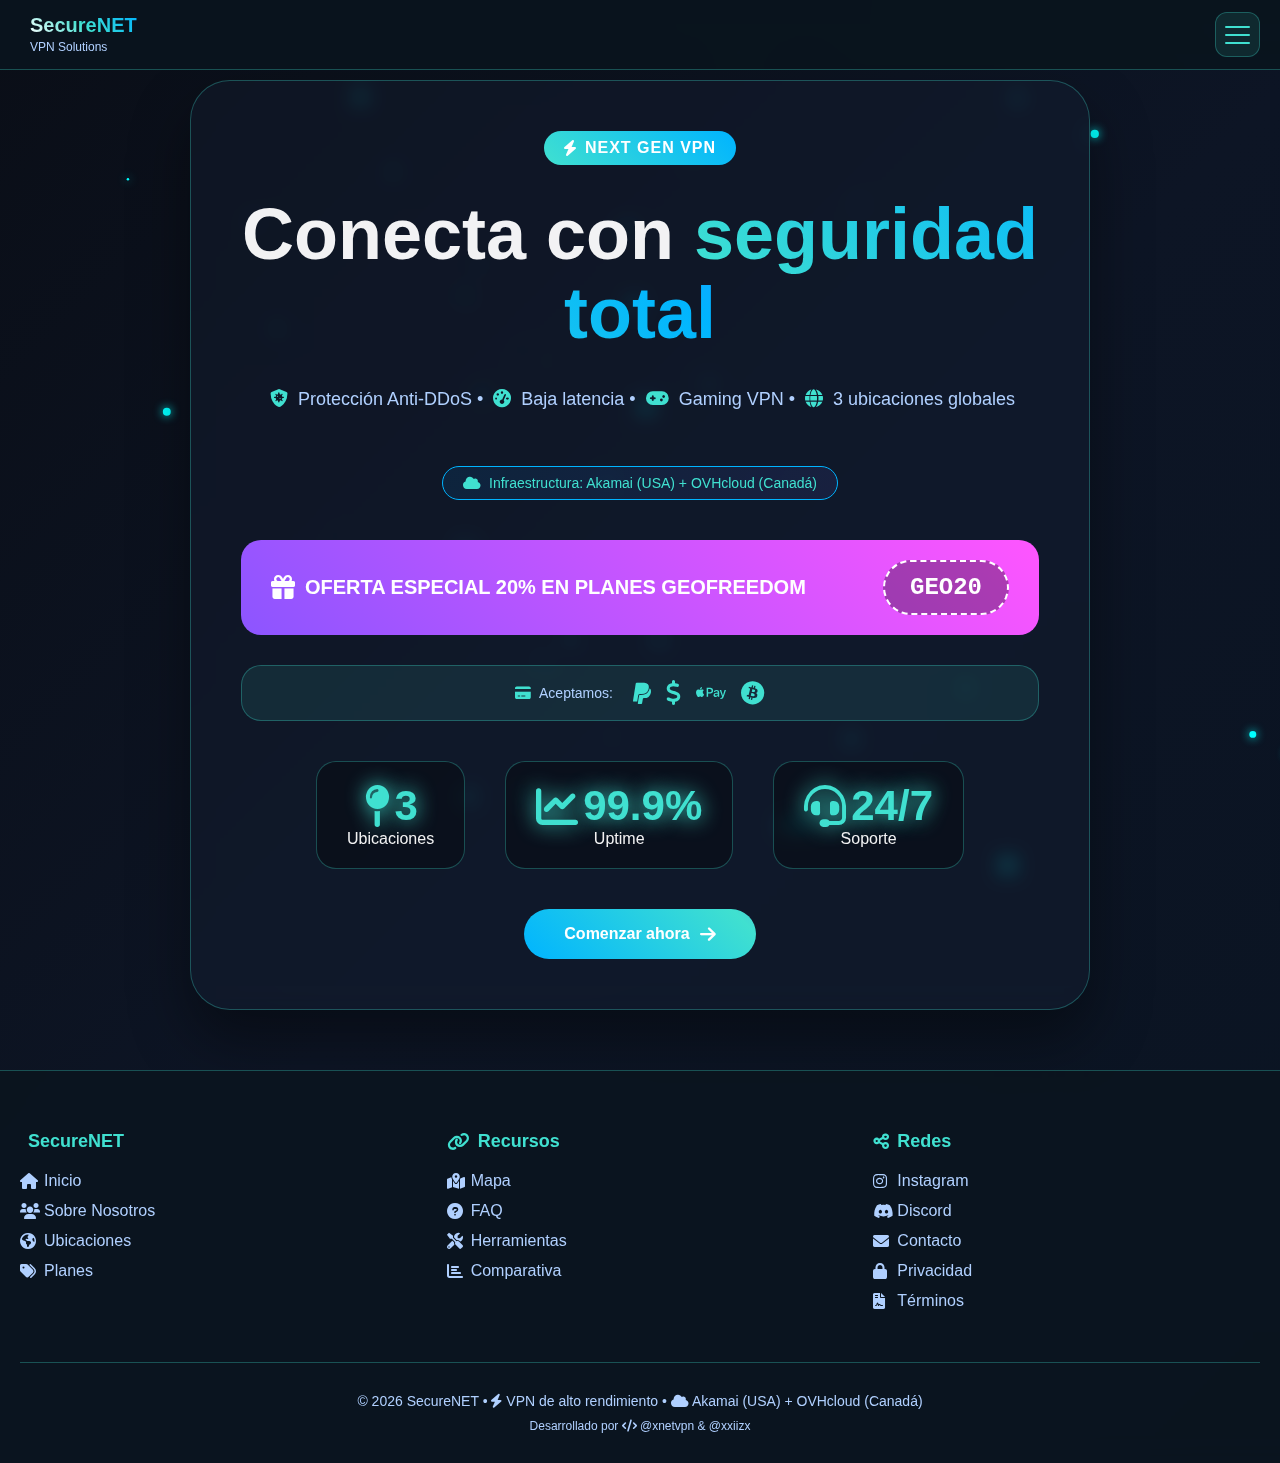
<file: index.html>
<!DOCTYPE html>
<html lang="es">
<head>
  <meta charset="UTF-8">
  <title>SecureNET | VPN de Alto Rendimiento</title>
  <meta name="viewport" content="width=device-width, initial-scale=1.0">
  <meta name="description" content="SecureNET VPN - Gaming VPN con Anti-DDoS y baja latencia - Fundada en 2026">
  <meta name="color-scheme" content="dark light" />
  <meta name="theme-color" content="#070b12" />
  <link rel="stylesheet" href="https://cdnjs.cloudflare.com/ajax/libs/font-awesome/6.0.0/css/all.min.css">
  <link rel="icon" type="image/png" href="[data-uri]" />
  <style>
    *{margin:0;padding:0;box-sizing:border-box;}
    :root{
      --bg:#0a0e17;
      --bg-gradient:linear-gradient(135deg,#0a0e17 0%,#0d1525 50%,#0a1422 100%);
      --card:rgba(16,42,67,0.7);
      --border:rgba(64,224,208,0.3);
      --text:rgba(255,255,255,.95);
      --muted:#b0d0ff;
      --neonCyan:#40e0d0;
      --neonBlue:#00b4ff;
      --neonPurple:#8c55ff;
      --neonPink:#ff55ff;
      --shadowDeep:0 25px 80px rgba(0,50,100,0.4);
      --glass:rgba(255,255,255,0.05);
      --ease:cubic-bezier(.2,.8,.2,1);
    }
    [data-theme=light]{
      --bg:#f0f4ff;
      --bg-gradient:linear-gradient(135deg,#f0f4ff 0%,#fff 50%,#e6f0ff 100%);
      --card:rgba(255,255,255,0.9);
      --border:rgba(0,150,200,0.3);
      --text:#0a0e17;
      --muted:#1a2a3a;
      --neonCyan:#0096c8;
      --neonBlue:#0066ff;
      --neonPurple:#6633cc;
      --neonPink:#cc33cc;
    }
    [data-theme=hacker]{
      --bg:#0f0f0f;
      --bg-gradient:linear-gradient(135deg,#0f0f0f 0%,#1a1a1a 50%,#0a0a0a 100%);
      --card:#0a0a0a;
      --border:#0f0;
      --text:#0f0;
      --muted:#0c0;
      --neonCyan:#0f0;
      --neonBlue:#0d0;
      --neonPurple:#0c0;
      --neonPink:#0e0;
      /* font-family unificado */
    }
    body{
      font-family:'Inter',sans-serif;
      background:var(--bg-gradient);
      color:var(--text);
      min-height:100vh;
      transition:.3s;
      overflow-x:hidden;
    }
    #canvas-3d{
      position:fixed;
      top:0;left:0;
      width:100%;height:100%;
      z-index:-1;
      pointer-events:none;
    }
    .app{min-height:100vh;display:flex;flex-direction:column;}

    .main-header{
      background:rgba(10,20,30,0.95);
      backdrop-filter:blur(20px);
      border-bottom:1px solid var(--border);
      position:fixed;
      top:0;left:0;right:0;
      z-index:9999;
      padding:12px 0;
    }
    .header-spacer{height:80px;}

    .menu-container{
      display:flex;
      align-items:center;
      justify-content:space-between;
      padding:0 20px;
    }
    .logo{
      display:flex;
      align-items:center;
      gap:10px;
    }
    .logo-icon{
      font-size:32px;
      color:var(--neonCyan);
      filter:drop-shadow(0 0 10px var(--neonCyan));
    }
    .logo-text h1{
      font-size:20px;
      font-weight:700;
      background:linear-gradient(45deg,#fff,var(--neonCyan),var(--neonBlue));
      -webkit-background-clip:text;
      -webkit-text-fill-color:transparent;
    }
    .logo-text span{font-size:12px;color:var(--muted);}

    .hamburger{
      width:45px;height:45px;
      background:rgba(64,224,208,0.1);
      border:1px solid var(--border);
      border-radius:12px;
      display:flex;
      flex-direction:column;
      justify-content:center;
      align-items:center;
      gap:6px;
      cursor:pointer;
      transition:.3s;
      z-index:10000;
    }
    .hamburger:hover{
      background:rgba(64,224,208,0.2);
      border-color:var(--neonCyan);
    }
    .hamburger span{
      width:25px;height:2px;
      background:var(--neonCyan);
      border-radius:2px;
      transition:.3s;
    }
    .hamburger.active span:nth-child(1){transform:rotate(45deg) translate(6px,6px);}
    .hamburger.active span:nth-child(2){opacity:0;}
    .hamburger.active span:nth-child(3){transform:rotate(-45deg) translate(6px,-6px);}

    .menu-overlay{
      position:fixed;
      top:0;left:0;
      width:100%;height:100%;
      background:rgba(0,0,0,0.5);
      backdrop-filter:blur(5px);
      z-index:9997;
      opacity:0;
      visibility:hidden;
      transition:opacity 0.3s var(--ease), visibility 0.3s var(--ease);
    }
    .menu-overlay.active{
      opacity:1;
      visibility:visible;
    }

    .dashboard-menu{
      position:fixed;
      top:0;
      right:-320px;
      width:280px;
      height:100vh;
      background:rgba(10,20,30,0.98);
      backdrop-filter:blur(20px);
      border-left:1px solid var(--border);
      transition:right 0.4s var(--ease);
      z-index:9998;
      box-shadow:-5px 0 30px rgba(0,0,0,0.5);
      display:flex;
      flex-direction:column;
      overflow-y:auto;
    }
    .dashboard-menu::-webkit-scrollbar{width:6px;}
    .dashboard-menu::-webkit-scrollbar-track{background:rgba(255,255,255,0.05);}
    .dashboard-menu::-webkit-scrollbar-thumb{background:var(--neonCyan);border-radius:3px;}
    .dashboard-menu.open{right:0;}

    .dashboard-header{
      font-size:18px;
      color:var(--neonCyan);
      margin:30px 20px 20px;
      padding-bottom:15px;
      border-bottom:1px solid var(--border);
      text-transform:uppercase;
      letter-spacing:2px;
      display:flex;
      align-items:center;
      gap:10px;
      position:sticky;
      top:0;
      background:rgba(10,20,30,0.95);
      backdrop-filter:blur(20px);
      z-index:1;
    }
    .dashboard-items{padding:0 20px 20px;}
    .dashboard-item{
      display:flex;
      align-items:center;
      gap:15px;
      padding:15px;
      color:var(--muted);
      text-decoration:none;
      border-radius:12px;
      margin-bottom:5px;
      transition:.2s;
      font-size:15px;
    }
    .dashboard-item i{width:20px;text-align:center;}
    .dashboard-item:hover{
      background:rgba(64,224,208,0.1);
      color:var(--neonCyan);
    }
    .dashboard-item.active{
      background:linear-gradient(45deg,var(--neonBlue),var(--neonCyan));
      color:white;
    }
    .dashboard-footer{
      padding:20px;
      border-top:1px solid var(--border);
      background:rgba(10,20,30,0.95);
      backdrop-filter:blur(20px);
      position:sticky;
      bottom:0;
    }
    .theme-selector-dashboard{
      display:flex;
      gap:5px;
      background:rgba(0,0,0,0.3);
      padding:4px;
      border-radius:50px;
      border:1px solid var(--border);
      margin-top:15px;
    }
    .theme-btn-dashboard{
      flex:1;
      padding:8px;
      border:none;
      background:transparent;
      color:var(--muted);
      border-radius:50px;
      cursor:pointer;
      font-size:14px;
      transition:.2s;
      display:flex;
      align-items:center;
      justify-content:center;
      gap:5px;
    }
    .theme-btn-dashboard i{font-size:14px;}
    .theme-btn-dashboard.active{
      background:var(--neonCyan);
      color:var(--bg);
    }

    .container{
      max-width:1400px;
      margin:0 auto;
      padding:0 20px;
      width:100%;
    }
    .tab-content{display:none;animation:fadeIn .4s;}
    .tab-content.active{display:block;}
    @keyframes fadeIn{from{opacity:0;transform:translateY(20px);}to{opacity:1;transform:translateY(0);}}
    .section-title{
      font-size:32px;
      margin:30px 0 20px;
      text-align:center;
      background:linear-gradient(45deg,var(--neonCyan),var(--neonBlue),var(--neonPurple));
      -webkit-background-clip:text;
      -webkit-text-fill-color:transparent;
      display:flex;
      align-items:center;
      justify-content:center;
      gap:10px;
    }

    .welcome-section{
      min-height:80vh;
      display:flex;
      align-items:center;
      justify-content:center;
      position:relative;
    }
    .hero-content{
      text-align:center;
      max-width:900px;
      padding:50px;
      background:rgba(20,30,50,0.4);
      backdrop-filter:blur(10px);
      border:1px solid var(--border);
      border-radius:40px;
      box-shadow:0 30px 60px rgba(0,0,0,0.4);
    }
    .hero-badge{
      display:inline-flex;
      align-items:center;
      gap:8px;
      background:linear-gradient(45deg,var(--neonCyan),var(--neonBlue));
      padding:8px 20px;
      border-radius:50px;
      color:white;
      margin-bottom:30px;
      font-weight:600;
      letter-spacing:1px;
    }
    .hero-title{
      font-size:clamp(40px,8vw,72px);
      font-weight:800;
      line-height:1.1;
      margin-bottom:30px;
    }
    .gradient-text{
      background:linear-gradient(45deg,var(--neonCyan),var(--neonBlue),var(--neonPurple),var(--neonPink));
      -webkit-background-clip:text;
      -webkit-text-fill-color:transparent;
      background-size:300%;
      animation:gradient 8s ease infinite;
    }
    @keyframes gradient{0%{background-position:0%}50%{background-position:100%}100%{background-position:0%}}
    .hero-description{
      font-size:18px;
      color:var(--muted);
      margin-bottom:40px;
      line-height:1.8;
    }
    .hero-description i{
      color:var(--neonCyan);
      margin:0 5px;
    }
    .hero-stats{
      display:flex;
      justify-content:center;
      gap:40px;
      margin:40px 0;
      flex-wrap:wrap;
    }
    .stat-item{
      text-align:center;
      padding:20px 30px;
      background:rgba(0,0,0,0.3);
      border-radius:20px;
      border:1px solid var(--border);
    }
    .stat-number{
      font-size:42px;
      font-weight:800;
      color:var(--neonCyan);
      text-shadow:0 0 20px var(--neonCyan);
      display:flex;
      align-items:center;
      justify-content:center;
      gap:5px;
    }
    .btn-primary{
      background:linear-gradient(45deg,var(--neonBlue),var(--neonCyan),var(--neonPurple));
      background-size:200%;
      animation:btnGradient 3s ease infinite;
      color:white;
      border:none;
      padding:16px 40px;
      border-radius:50px;
      font-size:16px;
      font-weight:700;
      cursor:pointer;
      transition:.3s;
      display:inline-flex;
      align-items:center;
      gap:10px;
      text-decoration:none;
    }
    .btn-primary i{
      font-size:18px;
      transition:transform 0.3s;
    }
    .btn-primary:hover i{
      transform:translateX(5px);
    }
    @keyframes btnGradient{0%{background-position:0%}50%{background-position:100%}100%{background-position:0%}}
    .btn-primary:hover{transform:translateY(-3px);box-shadow:0 10px 30px rgba(64,224,208,0.4);}

    .promo-banner{
      background:linear-gradient(45deg,var(--neonPurple),var(--neonPink));
      border-radius:20px;
      padding:20px 30px;
      margin:30px 0;
      display:flex;
      align-items:center;
      justify-content:space-between;
      flex-wrap:wrap;
      gap:20px;
      animation:pulse 2s infinite;
    }
    @keyframes pulse{0%{opacity:1}50%{opacity:0.9}100%{opacity:1}}
    .promo-text{
      color:white;
      font-size:20px;
      font-weight:700;
      display:flex;
      align-items:center;
      gap:10px;
    }
    .promo-text i{
      font-size:24px;
    }
    .promo-code{
      background:rgba(0,0,0,0.3);
      padding:12px 25px;
      border-radius:50px;
      font-family:'Courier New',monospace;
      font-size:24px;
      font-weight:800;
      color:white;
      border:2px dashed white;
      display:flex;
      align-items:center;
      gap:8px;
    }

    .payment-banner{
      background:rgba(64,224,208,0.1);
      border:1px solid var(--border);
      border-radius:20px;
      padding:15px 25px;
      margin:30px 0;
      display:flex;
      flex-wrap:wrap;
      gap:20px;
      justify-content:center;
      align-items:center;
    }
    .payment-banner span{
      color:var(--muted);
      font-size:14px;
      display:flex;
      align-items:center;
      gap:8px;
    }
    .payment-banner span i{color:var(--neonCyan);}
    .payment-icons{
      display:flex;
      gap:15px;
    }
    .payment-icons i{
      font-size:24px;
      color:var(--neonCyan);
      transition:.3s;
    }
    .payment-icons i:hover{
      transform:translateY(-3px);
      color:var(--neonBlue);
    }

    .hosting-badge{
      background:linear-gradient(135deg,rgba(0,150,255,0.1),rgba(100,100,255,0.1));
      border:1px solid var(--neonBlue);
      border-radius:50px;
      padding:8px 20px;
      display:inline-flex;
      align-items:center;
      gap:8px;
      color:var(--neonCyan);
      font-size:14px;
      margin:10px 0;
    }

    .main-footer{
      background:rgba(10,20,30,0.8);
      backdrop-filter:blur(10px);
      border-top:1px solid var(--border);
      padding:60px 0 30px;
      margin-top:60px;
    }
    .footer-grid{
      display:grid;
      grid-template-columns:repeat(auto-fit,minmax(200px,1fr));
      gap:40px;
      margin-bottom:40px;
    }
    .footer-col h4{
      color:var(--neonCyan);
      margin-bottom:20px;
      font-size:18px;
      display:flex;
      align-items:center;
      gap:8px;
    }
    .footer-col ul li{
      list-style:none;
      margin-bottom:12px;
    }
    .footer-col ul li a{
      color:var(--muted);
      text-decoration:none;
      cursor:pointer;
      transition:.2s;
      display:flex;
      align-items:center;
      gap:8px;
    }
    .footer-col ul li a i{width:16px;}
    .footer-col ul li a:hover{
      color:var(--neonCyan);
      padding-left:5px;
    }
    .footer-bottom{
      text-align:center;
      padding-top:30px;
      border-top:1px solid var(--border);
      color:var(--muted);
      font-size:14px;
    }

    .toast{
      position:fixed;
      bottom:30px;left:50%;
      transform:translateX(-50%) translateY(100px);
      background:linear-gradient(45deg,rgba(16,42,67,0.9),rgba(10,30,50,0.9));
      border:1px solid var(--neonCyan);
      border-radius:20px;
      padding:16px 30px;
      color:white;
      z-index:10000;
      opacity:0;
      transition:.4s;
      backdrop-filter:blur(10px);
      display:flex;
      align-items:center;
      gap:10px;
    }
    .toast i{color:var(--neonCyan);}
    .toast.show{transform:translateX(-50%) translateY(0);opacity:1;}

    @media (max-width:768px){
      .dashboard-menu{width:250px;}
      .hero-content{padding:30px;}
    }
  </style>
</head>
<body data-theme="dark">
  <canvas id="canvas-3d"></canvas>
  <div class="toast" id="toast">
    <i class="fas fa-check-circle"></i>
    <span></span>
  </div>

  <div class="app">
    <header class="main-header">
      <div class="menu-container">
        <div class="logo">
          <span class="logo-icon"><i class="fas fa-shield-halos"></i></span>
          <div class="logo-text">
            <h1>SecureNET</h1>
            <span>VPN Solutions</span>
          </div>
        </div>
        <div class="hamburger" id="hamburger" onclick="toggleMenu()">
          <span></span>
          <span></span>
          <span></span>
        </div>
      </div>
    </header>

    <div class="menu-overlay" id="menuOverlay" onclick="toggleMenu()"></div>

    <div class="dashboard-menu" id="dashboardMenu">
      <div class="dashboard-header"><i class="fas fa-bars"></i> MENÚ PRINCIPAL</div>
      <div class="dashboard-items">
        <a href="index.html" class="dashboard-item active"><i class="fas fa-home"></i> Inicio</a>
        <a href="about.html" class="dashboard-item"><i class="fas fa-users"></i> Sobre Nosotros</a>
        <a href="locations.html" class="dashboard-item"><i class="fas fa-globe-americas"></i> Ubicaciones</a>
        <a href="plans.html" class="dashboard-item"><i class="fas fa-tags"></i> Planes</a>
        <a href="map.html" class="dashboard-item"><i class="fas fa-map-marked-alt"></i> Mapa</a>
        <a href="faq.html" class="dashboard-item"><i class="fas fa-question-circle"></i> FAQ</a>
        <a href="tools.html" class="dashboard-item"><i class="fas fa-tools"></i> Herramientas</a>
        <a href="social.html" class="dashboard-item"><i class="fas fa-share-alt"></i> Redes Sociales</a>
        <a href="comparison.html" class="dashboard-item"><i class="fas fa-chart-bar"></i> Comparativa</a>
        <a href="contact.html" class="dashboard-item"><i class="fas fa-envelope"></i> Contacto</a>
        <a href="privacy-policy.html" class="dashboard-item"><i class="fas fa-lock"></i> Privacidad</a>
        <a href="terms.html" class="dashboard-item"><i class="fas fa-file-contract"></i> Términos</a>
      </div>
      <div class="dashboard-footer">
        <a href="https://discord.gg/ZSg4CrbEXR" target="_blank" class="dashboard-item"><i class="fab fa-discord"></i> Discord</a>
        <div class="theme-selector-dashboard">
          <button class="theme-btn-dashboard active" onclick="setTheme('dark')"><i class="fas fa-moon"></i></button>
          <button class="theme-btn-dashboard" onclick="setTheme('light')"><i class="fas fa-sun"></i></button>
          <button class="theme-btn-dashboard" onclick="setTheme('hacker')"><i class="fas fa-code"></i></button>
        </div>
      </div>
    </div>

    <div class="header-spacer"></div>

    <main class="container">
      <div class="tab-content active">
        <section class="welcome-section">
          <div class="hero-content">
            <span class="hero-badge"><i class="fas fa-bolt"></i> NEXT GEN VPN</span>
            <h1 class="hero-title">Conecta con <span class="gradient-text">seguridad total</span></h1>
            <p class="hero-description">
              <i class="fas fa-shield-virus"></i> Protección Anti-DDoS • 
              <i class="fas fa-tachometer-alt"></i> Baja latencia • 
              <i class="fas fa-gamepad"></i> Gaming VPN • 
              <i class="fas fa-globe"></i> 3 ubicaciones globales
            </p>

            <!-- HOSTING INFO -->
            <div style="margin:20px 0;">
              <span class="hosting-badge"><i class="fas fa-cloud"></i> Infraestructura: Akamai (USA) + OVHcloud (Canadá)</span>
            </div>

            <div class="promo-banner">
              <span class="promo-text"><i class="fas fa-gift"></i> OFERTA ESPECIAL 20% EN PLANES GEOFREEDOM</span>
              <span class="promo-code">GEO20</span>
            </div>

            <div class="payment-banner">
              <span><i class="fas fa-credit-card"></i> Aceptamos:</span>
              <div class="payment-icons">
                <i class="fab fa-paypal" title="PayPal"></i>
                <i class="fas fa-dollar-sign" title="Cash App"></i>
                <i class="fab fa-apple-pay" title="Apple Pay"></i>
                <i class="fab fa-bitcoin" title="Bitcoin"></i>
              </div>
            </div>

            <div class="hero-stats">
              <div class="stat-item">
                <div class="stat-number"><i class="fas fa-map-pin"></i> 3</div>
                <div>Ubicaciones</div>
              </div>
              <div class="stat-item">
                <div class="stat-number"><i class="fas fa-chart-line"></i> 99.9%</div>
                <div>Uptime</div>
              </div>
              <div class="stat-item">
                <div class="stat-number"><i class="fas fa-headset"></i> 24/7</div>
                <div>Soporte</div>
              </div>
            </div>
            <a href="locations.html" class="btn-primary">
              Comenzar ahora <i class="fas fa-arrow-right"></i>
            </a>
          </div>
        </section>
      </div>
    </main>

    <footer class="main-footer">
      <div class="container">
        <div class="footer-grid">
          <div class="footer-col">
            <h4><i class="fas fa-shield-halos"></i> SecureNET</h4>
            <ul>
              <li><a href="index.html"><i class="fas fa-home"></i> Inicio</a></li>
              <li><a href="about.html"><i class="fas fa-users"></i> Sobre Nosotros</a></li>
              <li><a href="locations.html"><i class="fas fa-globe-americas"></i> Ubicaciones</a></li>
              <li><a href="plans.html"><i class="fas fa-tags"></i> Planes</a></li>
            </ul>
          </div>
          <div class="footer-col">
            <h4><i class="fas fa-link"></i> Recursos</h4>
            <ul>
              <li><a href="map.html"><i class="fas fa-map-marked-alt"></i> Mapa</a></li>
              <li><a href="faq.html"><i class="fas fa-question-circle"></i> FAQ</a></li>
              <li><a href="tools.html"><i class="fas fa-tools"></i> Herramientas</a></li>
              <li><a href="comparison.html"><i class="fas fa-chart-bar"></i> Comparativa</a></li>
            </ul>
          </div>
          <div class="footer-col">
            <h4><i class="fas fa-share-alt"></i> Redes</h4>
            <ul>
              <li><a href="social.html"><i class="fab fa-instagram"></i> Instagram</a></li>
              <li><a href="https://discord.gg/ZSg4CrbEXR" target="_blank"><i class="fab fa-discord"></i> Discord</a></li>
              <li><a href="contact.html"><i class="fas fa-envelope"></i> Contacto</a></li>
              <li><a href="privacy-policy.html"><i class="fas fa-lock"></i> Privacidad</a></li>
              <li><a href="terms.html"><i class="fas fa-file-contract"></i> Términos</a></li>
            </ul>
          </div>
        </div>
        <div class="footer-bottom">
          <p>© 2026 SecureNET • <i class="fas fa-bolt"></i> VPN de alto rendimiento • <i class="fas fa-cloud"></i> Akamai (USA) + OVHcloud (Canadá)</p>
          <p style="margin-top:10px;font-size:12px;">Desarrollado por <i class="fas fa-code"></i> @xnetvpn & @xxiizx</p>
        </div>
      </div>
    </footer>
  </div>

  <script>
    const DISCORD_LINK='https://discord.gg/ZSg4CrbEXR';

    const canvas=document.getElementById('canvas-3d'),ctx=canvas.getContext('2d');
    canvas.width=window.innerWidth;canvas.height=window.innerHeight;
    const particles=[];
    for(let i=0;i<70;i++)particles.push({x:Math.random()*canvas.width,y:Math.random()*canvas.height,z:Math.random()*1000,size:Math.random()*2+1,speed:Math.random()*2+1});
    function animate3D(){
      ctx.clearRect(0,0,canvas.width,canvas.height);
      const theme=document.body.dataset.theme,color=theme==='hacker'?'#0f0':theme==='light'?'#06f':'#0ff';
      particles.forEach(p=>{
        p.z-=p.speed;if(p.z<=0){p.z=1000;p.x=Math.random()*canvas.width;p.y=Math.random()*canvas.height;}
        const scale=500/p.z,x2d=(p.x-canvas.width/2)*scale+canvas.width/2,y2d=(p.y-canvas.height/2)*scale+canvas.height/2;
        ctx.beginPath();ctx.arc(x2d,y2d,p.size*scale,0,Math.PI*2);ctx.fillStyle=color;ctx.shadowColor=color;ctx.shadowBlur=10;ctx.fill();
      });requestAnimationFrame(animate3D);
    }
    animate3D();
    window.addEventListener('resize',()=>{canvas.width=window.innerWidth;canvas.height=window.innerHeight;});

    function toggleMenu(){
      const h=document.getElementById('hamburger'),m=document.getElementById('dashboardMenu'),o=document.getElementById('menuOverlay');
      h.classList.toggle('active');m.classList.toggle('open');o.classList.toggle('active');
      document.body.style.overflow=m.classList.contains('open')?'hidden':'';
    }

    document.addEventListener('keydown',(e)=>{if(e.key==='Escape'&&document.getElementById('dashboardMenu').classList.contains('open'))toggleMenu();});

    function setTheme(theme){
      document.body.dataset.theme = theme;
      localStorage.setItem('securenet-theme', theme);
      document.querySelectorAll('.theme-btn-dashboard').forEach(b => b.classList.remove('active'));
      document.querySelector(`.theme-btn-dashboard[onclick*="${theme}"]`).classList.add('active');
    }

    function copyUsername(username){
      navigator.clipboard.writeText(username).then(()=>showToast(`Copiado: ${username}`));
    }
    function showToast(m){
      const t=document.getElementById('toast');
      t.querySelector('span').textContent = m;
      t.classList.add('show');
      setTimeout(()=>t.classList.remove('show'),2000);
    }

    window.onload=()=>{
      const savedTheme = localStorage.getItem('securenet-theme') || 'dark';
      document.body.dataset.theme = savedTheme;

      document.querySelectorAll('.theme-btn-dashboard').forEach(b => {
        b.classList.remove('active');
        if(b.textContent.toLowerCase().includes(savedTheme) || 
           (savedTheme==='dark' && b.innerHTML.includes('moon')) ||
           (savedTheme==='light' && b.innerHTML.includes('sun')) ||
           (savedTheme==='hacker' && b.innerHTML.includes('code'))) {
          b.classList.add('active');
        }
      });

      window.toggleMenu=toggleMenu;window.setTheme=setTheme;
      window.copyUsername=copyUsername;
    };
  </script>
</body>
</html>
</file>
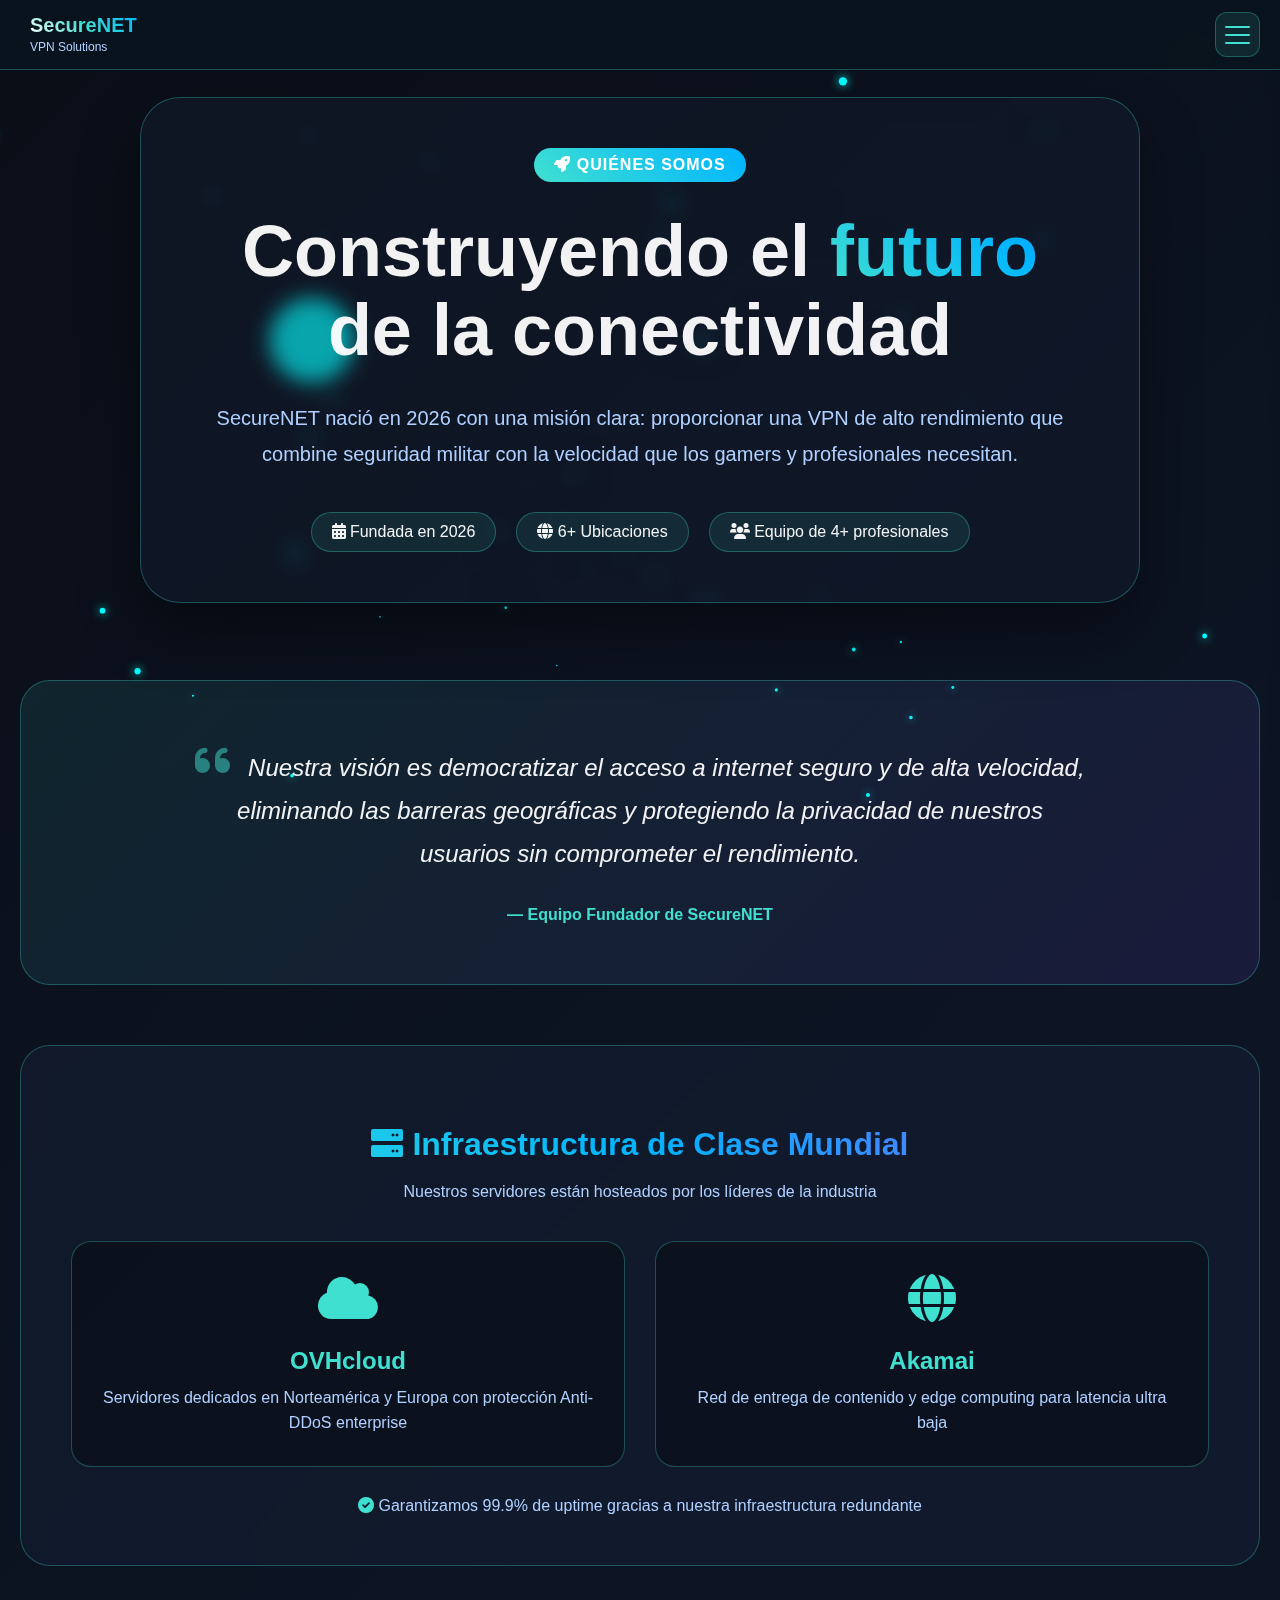
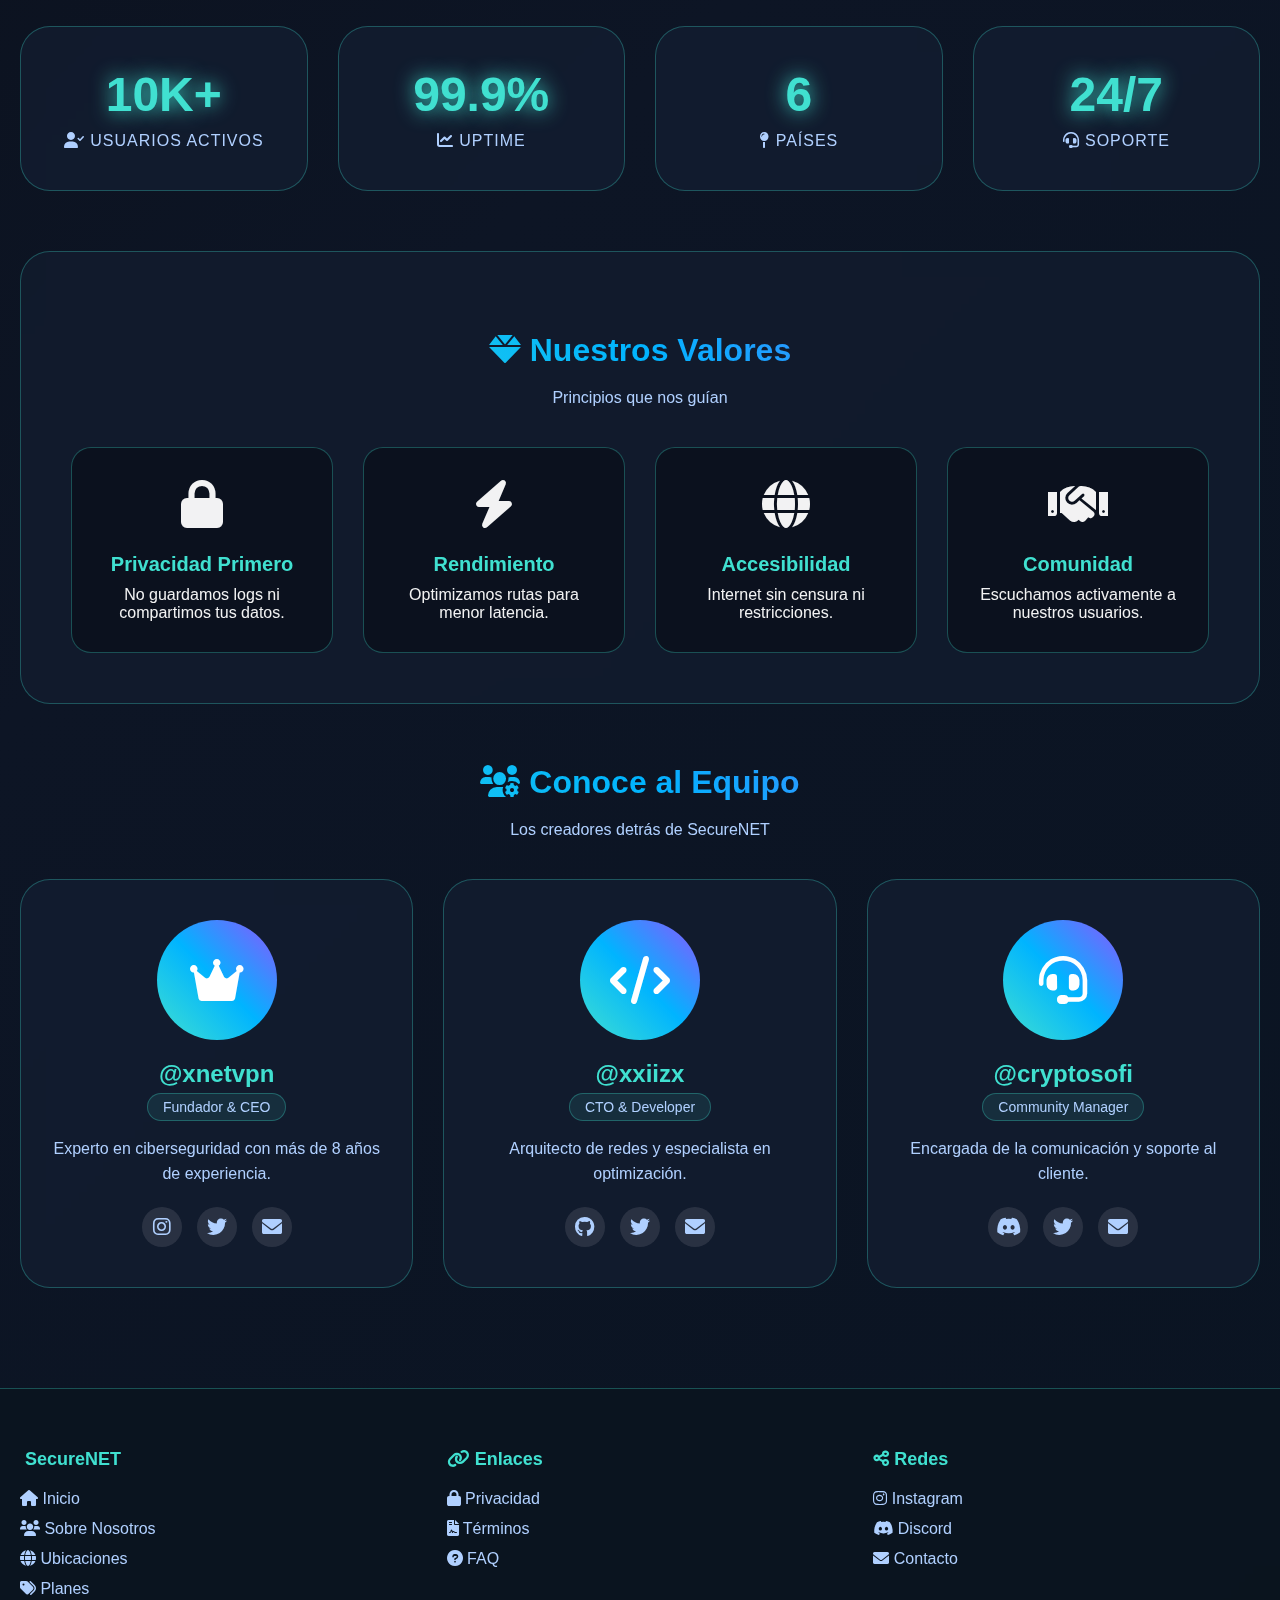
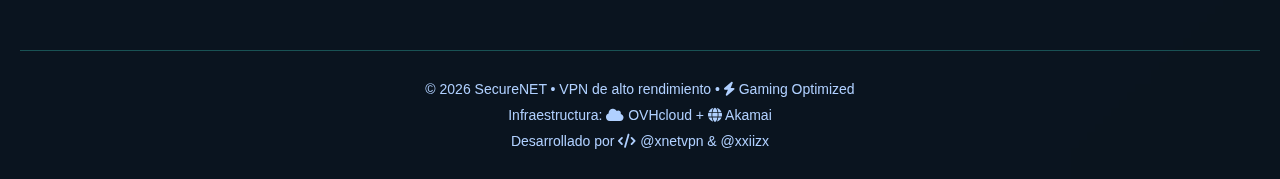
<file: about.html>
<!DOCTYPE html>
<html lang="es">
<head>
  <meta charset="UTF-8">
  <title>Sobre Nosotros | SecureNET VPN</title>
  <meta name="viewport" content="width=device-width, initial-scale=1.0">
  <meta name="description" content="Conoce al equipo detrás de SecureNET VPN - Fundada en 2026">
  <meta name="color-scheme" content="dark light" />
  <meta name="theme-color" content="#070b12" />
  <link rel="stylesheet" href="https://cdnjs.cloudflare.com/ajax/libs/font-awesome/6.0.0/css/all.min.css">
  <link rel="icon" type="image/png" href="[data-uri]" />
  <style>
    *{margin:0;padding:0;box-sizing:border-box;}
    :root{
      --bg:#0a0e17;
      --bg-gradient:linear-gradient(135deg,#0a0e17 0%,#0d1525 50%,#0a1422 100%);
      --card:rgba(16,42,67,0.7);
      --border:rgba(64,224,208,0.3);
      --text:rgba(255,255,255,.95);
      --muted:#b0d0ff;
      --neonCyan:#40e0d0;
      --neonBlue:#00b4ff;
      --neonPurple:#8c55ff;
      --neonPink:#ff55ff;
      --shadowDeep:0 25px 80px rgba(0,50,100,0.4);
      --glass:rgba(255,255,255,0.05);
      --ease:cubic-bezier(.2,.8,.2,1);
    }
    [data-theme=light]{
      --bg:#f0f4ff;
      --bg-gradient:linear-gradient(135deg,#f0f4ff 0%,#fff 50%,#e6f0ff 100%);
      --card:rgba(255,255,255,0.9);
      --border:rgba(0,150,200,0.3);
      --text:#0a0e17;
      --muted:#1a2a3a;
      --neonCyan:#0096c8;
      --neonBlue:#0066ff;
      --neonPurple:#6633cc;
      --neonPink:#cc33cc;
    }
    [data-theme=hacker]{
      --bg:#0f0f0f;
      --bg-gradient:linear-gradient(135deg,#0f0f0f 0%,#1a1a1a 50%,#0a0a0a 100%);
      --card:#0a0a0a;
      --border:#0f0;
      --text:#0f0;
      --muted:#0c0;
      --neonCyan:#0f0;
      --neonBlue:#0d0;
      --neonPurple:#0c0;
      --neonPink:#0e0;
      font-family:'Courier New',monospace;
    }
    body{
      font-family:'Inter',sans-serif;
      background:var(--bg-gradient);
      color:var(--text);
      min-height:100vh;
      transition:.3s;
      overflow-x:hidden;
    }
    #canvas-3d{
      position:fixed;
      top:0;left:0;
      width:100%;height:100%;
      z-index:-1;
      pointer-events:none;
    }
    .app{min-height:100vh;display:flex;flex-direction:column;}

    .main-header{
      background:rgba(10,20,30,0.95);
      backdrop-filter:blur(20px);
      border-bottom:1px solid var(--border);
      position:fixed;
      top:0;left:0;right:0;
      z-index:9999;
      padding:12px 0;
    }
    .header-spacer{height:80px;}
    .menu-container{
      display:flex;
      align-items:center;
      justify-content:space-between;
      padding:0 20px;
    }
    .logo{
      display:flex;
      align-items:center;
      gap:10px;
    }
    .logo-icon{
      font-size:32px;
      color:var(--neonCyan);
      filter:drop-shadow(0 0 10px var(--neonCyan));
    }
    .logo-text h1{
      font-size:20px;
      font-weight:700;
      background:linear-gradient(45deg,#fff,var(--neonCyan),var(--neonBlue));
      -webkit-background-clip:text;
      -webkit-text-fill-color:transparent;
    }
    .logo-text span{font-size:12px;color:var(--muted);}

    .hamburger{
      width:45px;height:45px;
      background:rgba(64,224,208,0.1);
      border:1px solid var(--border);
      border-radius:12px;
      display:flex;
      flex-direction:column;
      justify-content:center;
      align-items:center;
      gap:6px;
      cursor:pointer;
      transition:.3s;
      z-index:10000;
      position:relative;
    }
    .hamburger:hover{
      background:rgba(64,224,208,0.2);
      border-color:var(--neonCyan);
    }
    .hamburger span{
      width:25px;height:2px;
      background:var(--neonCyan);
      border-radius:2px;
      transition:.3s;
    }
    .hamburger.active span:nth-child(1){transform:rotate(45deg) translate(6px,6px);}
    .hamburger.active span:nth-child(2){opacity:0;}
    .hamburger.active span:nth-child(3){transform:rotate(-45deg) translate(6px,-6px);}

    .menu-overlay{
      position:fixed;
      top:0;left:0;
      width:100%;height:100%;
      background:rgba(0,0,0,0.5);
      backdrop-filter:blur(5px);
      z-index:9997;
      opacity:0;
      visibility:hidden;
      transition:opacity 0.3s var(--ease), visibility 0.3s var(--ease);
    }
    .menu-overlay.active{
      opacity:1;
      visibility:visible;
    }

    .dashboard-menu{
      position:fixed;
      top:0;
      right:-320px;
      width:280px;
      height:100vh;
      background:rgba(10,20,30,0.98);
      backdrop-filter:blur(20px);
      border-left:1px solid var(--border);
      transition:right 0.4s var(--ease);
      z-index:9998;
      box-shadow:-5px 0 30px rgba(0,0,0,0.5);
      display:flex;
      flex-direction:column;
      overflow-y:auto;
    }
    .dashboard-menu::-webkit-scrollbar{width:6px;}
    .dashboard-menu::-webkit-scrollbar-track{background:rgba(255,255,255,0.05);}
    .dashboard-menu::-webkit-scrollbar-thumb{background:var(--neonCyan);border-radius:3px;}
    .dashboard-menu.open{right:0;}

    .dashboard-header{
      font-size:18px;
      color:var(--neonCyan);
      margin:30px 20px 20px;
      padding-bottom:15px;
      border-bottom:1px solid var(--border);
      text-transform:uppercase;
      letter-spacing:2px;
      display:flex;
      align-items:center;
      gap:10px;
      position:sticky;
      top:0;
      background:rgba(10,20,30,0.95);
      backdrop-filter:blur(20px);
      z-index:1;
    }
    .dashboard-items{padding:0 20px 20px;}
    .dashboard-item{
      display:flex;
      align-items:center;
      gap:15px;
      padding:15px;
      color:var(--muted);
      text-decoration:none;
      border-radius:12px;
      margin-bottom:5px;
      transition:.2s;
      font-size:15px;
    }
    .dashboard-item i{width:20px;text-align:center;}
    .dashboard-item:hover{
      background:rgba(64,224,208,0.1);
      color:var(--neonCyan);
    }
    .dashboard-item.active{
      background:linear-gradient(45deg,var(--neonBlue),var(--neonCyan));
      color:white;
    }
    .dashboard-footer{
      padding:20px;
      border-top:1px solid var(--border);
      background:rgba(10,20,30,0.95);
      backdrop-filter:blur(20px);
      position:sticky;
      bottom:0;
    }
    .theme-selector-dashboard{
      display:flex;
      gap:5px;
      background:rgba(0,0,0,0.3);
      padding:4px;
      border-radius:50px;
      border:1px solid var(--border);
      margin-top:15px;
    }
    .theme-btn-dashboard{
      flex:1;
      padding:8px;
      border:none;
      background:transparent;
      color:var(--muted);
      border-radius:50px;
      cursor:pointer;
      font-size:14px;
      display:flex;
      align-items:center;
      justify-content:center;
      gap:5px;
    }
    .theme-btn-dashboard.active{
      background:var(--neonCyan);
      color:var(--bg);
    }

    .container{
      max-width:1400px;
      margin:0 auto;
      padding:0 20px;
      width:100%;
    }
    .section-title{
      font-size:32px;
      margin:30px 0 20px;
      text-align:center;
      background:linear-gradient(45deg,var(--neonCyan),var(--neonBlue),var(--neonPurple));
      -webkit-background-clip:text;
      -webkit-text-fill-color:transparent;
    }
    .section-subtitle{
      text-align:center;
      color:var(--muted);
      margin-bottom:30px;
      font-size:16px;
    }

    .about-hero{
      min-height:60vh;
      display:flex;
      align-items:center;
      justify-content:center;
      position:relative;
      margin-bottom:50px;
    }
    .about-content{
      text-align:center;
      max-width:1000px;
      padding:50px;
      background:rgba(20,30,50,0.4);
      backdrop-filter:blur(10px);
      border:1px solid var(--border);
      border-radius:40px;
      box-shadow:0 30px 60px rgba(0,0,0,0.4);
    }
    .about-badge{
      display:inline-block;
      background:linear-gradient(45deg,var(--neonCyan),var(--neonBlue));
      padding:8px 20px;
      border-radius:50px;
      color:white;
      margin-bottom:30px;
      font-weight:600;
      letter-spacing:1px;
    }
    .about-title{
      font-size:clamp(40px,8vw,72px);
      font-weight:800;
      line-height:1.1;
      margin-bottom:30px;
    }
    .gradient-text{
      background:linear-gradient(45deg,var(--neonCyan),var(--neonBlue),var(--neonPurple),var(--neonPink));
      -webkit-background-clip:text;
      -webkit-text-fill-color:transparent;
      background-size:300%;
      animation:gradient 8s ease infinite;
    }
    @keyframes gradient{0%{background-position:0%}50%{background-position:100%}100%{background-position:0%}}
    .about-description{
      font-size:20px;
      color:var(--muted);
      margin-bottom:40px;
      line-height:1.8;
    }

    .mission-section{
      background:linear-gradient(135deg,rgba(64,224,208,0.1),rgba(140,85,255,0.1));
      border:1px solid var(--border);
      border-radius:30px;
      padding:60px;
      margin:60px 0;
      text-align:center;
    }
    .mission-text{
      font-size:24px;
      line-height:1.8;
      color:var(--text);
      max-width:900px;
      margin:0 auto;
      font-style:italic;
    }
    .mission-author{
      margin-top:30px;
      color:var(--neonCyan);
      font-weight:600;
    }

    .hosting-section{
      background:rgba(20,30,50,0.6);
      backdrop-filter:blur(10px);
      border:1px solid var(--border);
      border-radius:30px;
      padding:50px;
      margin:60px 0;
    }
    .hosting-grid{
      display:grid;
      grid-template-columns:repeat(auto-fit,minmax(250px,1fr));
      gap:30px;
      margin-top:40px;
    }
    .hosting-card{
      text-align:center;
      padding:30px;
      background:rgba(0,0,0,0.3);
      border:1px solid var(--border);
      border-radius:20px;
      transition:.3s;
    }
    .hosting-card:hover{
      transform:translateY(-5px);
      border-color:var(--neonCyan);
    }
    .hosting-logo{
      font-size:48px;
      margin-bottom:20px;
      color:var(--neonCyan);
    }
    .hosting-name{
      font-size:24px;
      font-weight:700;
      color:var(--neonCyan);
      margin-bottom:10px;
    }
    .hosting-desc{
      color:var(--muted);
      line-height:1.6;
    }

    .stats-grid{
      display:grid;
      grid-template-columns:repeat(auto-fit,minmax(200px,1fr));
      gap:30px;
      margin:60px 0;
    }
    .stat-card{
      background:rgba(20,30,50,0.7);
      backdrop-filter:blur(10px);
      border:1px solid var(--border);
      border-radius:30px;
      padding:40px 20px;
      text-align:center;
      transition:.3s;
    }
    .stat-card:hover{
      transform:translateY(-5px);
      border-color:var(--neonCyan);
    }
    .stat-number{
      font-size:48px;
      font-weight:800;
      color:var(--neonCyan);
      text-shadow:0 0 20px var(--neonCyan);
      margin-bottom:10px;
    }
    .stat-label{
      font-size:16px;
      color:var(--muted);
      text-transform:uppercase;
      letter-spacing:1px;
    }

    .team-grid{
      display:grid;
      grid-template-columns:repeat(auto-fit,minmax(300px,1fr));
      gap:30px;
      margin:40px 0;
    }
    .team-card{
      background:rgba(20,30,50,0.7);
      backdrop-filter:blur(10px);
      border:1px solid var(--border);
      border-radius:30px;
      padding:40px 30px;
      text-align:center;
      transition:.3s;
      position:relative;
      overflow:hidden;
    }
    .team-card:hover{
      transform:translateY(-10px);
      border-color:var(--neonCyan);
      box-shadow:0 30px 50px rgba(64,224,208,0.2);
    }
    .team-avatar{
      width:120px;
      height:120px;
      margin:0 auto 20px;
      background:linear-gradient(45deg,var(--neonCyan),var(--neonBlue),var(--neonPurple));
      border-radius:50%;
      display:flex;
      align-items:center;
      justify-content:center;
      font-size:48px;
      color:white;
      animation:avatarPulse 3s infinite;
    }
    @keyframes avatarPulse{
      0%{box-shadow:0 0 20px var(--neonCyan);}
      50%{box-shadow:0 0 40px var(--neonPurple);}
      100%{box-shadow:0 0 20px var(--neonCyan);}
    }
    .team-name{
      font-size:24px;
      font-weight:700;
      color:var(--neonCyan);
      margin-bottom:5px;
    }
    .team-role{
      display:inline-block;
      padding:5px 15px;
      background:rgba(64,224,208,0.1);
      border:1px solid var(--border);
      border-radius:50px;
      font-size:14px;
      color:var(--muted);
      margin-bottom:15px;
    }
    .team-bio{
      color:var(--muted);
      line-height:1.6;
      margin-bottom:20px;
    }
    .team-social{
      display:flex;
      justify-content:center;
      gap:15px;
    }
    .team-social a{
      width:40px;
      height:40px;
      border-radius:50%;
      background:rgba(255,255,255,0.1);
      display:flex;
      align-items:center;
      justify-content:center;
      text-decoration:none;
      color:var(--muted);
      transition:.3s;
      font-size:20px;
    }
    .team-social a:hover{
      background:var(--neonCyan);
      color:var(--bg);
      transform:translateY(-3px);
    }

    .values-section{
      background:rgba(20,30,50,0.6);
      backdrop-filter:blur(10px);
      border:1px solid var(--border);
      border-radius:30px;
      padding:50px;
      margin:60px 0;
    }
    .values-grid{
      display:grid;
      grid-template-columns:repeat(auto-fit,minmax(250px,1fr));
      gap:30px;
      margin-top:40px;
    }
    .value-card{
      text-align:center;
      padding:30px;
      background:rgba(0,0,0,0.3);
      border:1px solid var(--border);
      border-radius:20px;
      transition:.3s;
    }
    .value-card:hover{
      transform:translateY(-5px);
      border-color:var(--neonCyan);
    }
    .value-icon{
      font-size:48px;
      margin-bottom:20px;
      animation:float 3s ease-in-out infinite;
    }
    @keyframes float{
      0%{transform:translateY(0px);}
      50%{transform:translateY(-10px);}
      100%{transform:translateY(0px);}
    }
    .value-title{
      font-size:20px;
      font-weight:700;
      color:var(--neonCyan);
      margin-bottom:10px;
    }

    .main-footer{
      background:rgba(10,20,30,0.8);
      backdrop-filter:blur(10px);
      border-top:1px solid var(--border);
      padding:60px 0 30px;
      margin-top:60px;
    }
    .footer-grid{
      display:grid;
      grid-template-columns:repeat(auto-fit,minmax(200px,1fr));
      gap:40px;
      margin-bottom:40px;
    }
    .footer-col h4{
      color:var(--neonCyan);
      margin-bottom:20px;
      font-size:18px;
    }
    .footer-col ul li{
      list-style:none;
      margin-bottom:12px;
    }
    .footer-col ul li a{
      color:var(--muted);
      text-decoration:none;
      transition:.2s;
    }
    .footer-col ul li a:hover{
      color:var(--neonCyan);
      padding-left:5px;
    }
    .footer-bottom{
      text-align:center;
      padding-top:30px;
      border-top:1px solid var(--border);
      color:var(--muted);
      font-size:14px;
    }

    .toast{
      position:fixed;
      bottom:30px;left:50%;
      transform:translateX(-50%) translateY(100px);
      background:linear-gradient(45deg,rgba(16,42,67,0.9),rgba(10,30,50,0.9));
      border:1px solid var(--neonCyan);
      border-radius:20px;
      padding:16px 30px;
      color:white;
      z-index:10000;
      opacity:0;
      transition:.4s;
      backdrop-filter:blur(10px);
      display:flex;
      align-items:center;
      gap:10px;
    }
    .toast.show{transform:translateX(-50%) translateY(0);opacity:1;}

    @media (max-width:768px){
      .dashboard-menu{width:250px;}
      .about-content{padding:30px;}
      .mission-text{font-size:18px;}
    }
  </style>
</head>
<body data-theme="dark">
  <canvas id="canvas-3d"></canvas>
  <div class="toast" id="toast">
    <i class="fas fa-check-circle"></i>
    <span></span>
  </div>

  <div class="app">
    <header class="main-header">
      <div class="menu-container">
        <div class="logo">
          <span class="logo-icon"><i class="fas fa-shield-halos"></i></span>
          <div class="logo-text">
            <h1>SecureNET</h1>
            <span>VPN Solutions</span>
          </div>
        </div>
        <div class="hamburger" id="hamburger" onclick="toggleMenu()">
          <span></span>
          <span></span>
          <span></span>
        </div>
      </div>
    </header>

    <div class="menu-overlay" id="menuOverlay" onclick="toggleMenu()"></div>

    <div class="dashboard-menu" id="dashboardMenu">
      <div class="dashboard-header"><i class="fas fa-bars"></i> MENÚ PRINCIPAL</div>
      <div class="dashboard-items">
        <a href="index.html" class="dashboard-item"><i class="fas fa-home"></i> Inicio</a>
        <a href="about.html" class="dashboard-item active"><i class="fas fa-users"></i> Sobre Nosotros</a>
        <a href="locations.html" class="dashboard-item"><i class="fas fa-globe-americas"></i> Ubicaciones</a>
        <a href="plans.html" class="dashboard-item"><i class="fas fa-tags"></i> Planes</a>
        <a href="map.html" class="dashboard-item"><i class="fas fa-map-marked-alt"></i> Mapa</a>
        <a href="faq.html" class="dashboard-item"><i class="fas fa-question-circle"></i> FAQ</a>
        <a href="tools.html" class="dashboard-item"><i class="fas fa-tools"></i> Herramientas</a>
        <a href="social.html" class="dashboard-item"><i class="fas fa-share-alt"></i> Redes Sociales</a>
        <a href="comparison.html" class="dashboard-item"><i class="fas fa-chart-bar"></i> Comparativa</a>
        <a href="contact.html" class="dashboard-item"><i class="fas fa-envelope"></i> Contacto</a>
        <a href="privacy-policy.html" class="dashboard-item"><i class="fas fa-lock"></i> Privacidad</a>
        <a href="terms.html" class="dashboard-item"><i class="fas fa-file-contract"></i> Términos</a>
      </div>
      <div class="dashboard-footer">
        <a href="https://discord.gg/ZSg4CrbEXR" target="_blank" class="dashboard-item"><i class="fab fa-discord"></i> Discord</a>
        <div class="theme-selector-dashboard">
          <button class="theme-btn-dashboard active" onclick="setTheme('dark')"><i class="fas fa-moon"></i></button>
          <button class="theme-btn-dashboard" onclick="setTheme('light')"><i class="fas fa-sun"></i></button>
          <button class="theme-btn-dashboard" onclick="setTheme('hacker')"><i class="fas fa-code"></i></button>
        </div>
      </div>
    </div>

    <div class="header-spacer"></div>

    <main class="container">
      <section class="about-hero">
        <div class="about-content">
          <span class="about-badge"><i class="fas fa-rocket"></i> QUIÉNES SOMOS</span>
          <h1 class="about-title">Construyendo el <span class="gradient-text">futuro</span> de la conectividad</h1>
          <p class="about-description">
            SecureNET nació en 2026 con una misión clara: proporcionar una VPN de alto rendimiento 
            que combine seguridad militar con la velocidad que los gamers y profesionales necesitan.
          </p>
          <div style="display:flex;gap:20px;justify-content:center;flex-wrap:wrap;">
            <div style="background:rgba(64,224,208,0.1);padding:10px 20px;border-radius:50px;border:1px solid var(--border);">
              <i class="fas fa-calendar-alt"></i> Fundada en 2026
            </div>
            <div style="background:rgba(64,224,208,0.1);padding:10px 20px;border-radius:50px;border:1px solid var(--border);">
              <i class="fas fa-globe"></i> 6+ Ubicaciones
            </div>
            <div style="background:rgba(64,224,208,0.1);padding:10px 20px;border-radius:50px;border:1px solid var(--border);">
              <i class="fas fa-users"></i> Equipo de 4+ profesionales
            </div>
          </div>
        </div>
      </section>

      <section class="mission-section">
        <div class="mission-text">
          <i class="fas fa-quote-left" style="color:var(--neonCyan); opacity:0.5; font-size:40px; margin-right:10px;"></i>
          Nuestra visión es democratizar el acceso a internet seguro y de alta velocidad, 
          eliminando las barreras geográficas y protegiendo la privacidad de nuestros usuarios 
          sin comprometer el rendimiento.
        </div>
        <div class="mission-author">— Equipo Fundador de SecureNET</div>
      </section>

      <!-- NUEVA SECCIÓN: INFRAESTRUCTURA OVH Y AKAMAI -->
      <section class="hosting-section">
        <h2 class="section-title"><i class="fas fa-server"></i> Infraestructura de Clase Mundial</h2>
        <p class="section-subtitle">Nuestros servidores están hosteados por los líderes de la industria</p>
        
        <div class="hosting-grid">
          <div class="hosting-card">
            <div class="hosting-logo"><i class="fas fa-cloud"></i></div>
            <div class="hosting-name">OVHcloud</div>
            <div class="hosting-desc">Servidores dedicados en Norteamérica y Europa con protección Anti-DDoS enterprise</div>
          </div>
          <div class="hosting-card">
            <div class="hosting-logo"><i class="fas fa-globe"></i></div>
            <div class="hosting-name">Akamai</div>
            <div class="hosting-desc">Red de entrega de contenido y edge computing para latencia ultra baja</div>
          </div>
        </div>
        <p style="text-align:center; color:var(--muted); margin-top:30px;">
          <i class="fas fa-check-circle" style="color:var(--neonCyan);"></i> Garantizamos 99.9% de uptime gracias a nuestra infraestructura redundante
        </p>
      </section>

      <div class="stats-grid">
        <div class="stat-card">
          <div class="stat-number">10K+</div>
          <div class="stat-label"><i class="fas fa-user-check"></i> Usuarios Activos</div>
        </div>
        <div class="stat-card">
          <div class="stat-number">99.9%</div>
          <div class="stat-label"><i class="fas fa-chart-line"></i> Uptime</div>
        </div>
        <div class="stat-card">
          <div class="stat-number">6</div>
          <div class="stat-label"><i class="fas fa-map-pin"></i> Países</div>
        </div>
        <div class="stat-card">
          <div class="stat-number">24/7</div>
          <div class="stat-label"><i class="fas fa-headset"></i> Soporte</div>
        </div>
      </div>

      <section class="values-section">
        <h2 class="section-title"><i class="fas fa-gem"></i> Nuestros Valores</h2>
        <p class="section-subtitle">Principios que nos guían</p>
        
        <div class="values-grid">
          <div class="value-card">
            <div class="value-icon"><i class="fas fa-lock"></i></div>
            <div class="value-title">Privacidad Primero</div>
            <p>No guardamos logs ni compartimos tus datos.</p>
          </div>
          <div class="value-card">
            <div class="value-icon"><i class="fas fa-bolt"></i></div>
            <div class="value-title">Rendimiento</div>
            <p>Optimizamos rutas para menor latencia.</p>
          </div>
          <div class="value-card">
            <div class="value-icon"><i class="fas fa-globe"></i></div>
            <div class="value-title">Accesibilidad</div>
            <p>Internet sin censura ni restricciones.</p>
          </div>
          <div class="value-card">
            <div class="value-icon"><i class="fas fa-handshake"></i></div>
            <div class="value-title">Comunidad</div>
            <p>Escuchamos activamente a nuestros usuarios.</p>
          </div>
        </div>
      </section>

      <section class="team-section">
        <h2 class="section-title"><i class="fas fa-users-cog"></i> Conoce al Equipo</h2>
        <p class="section-subtitle">Los creadores detrás de SecureNET</p>
        
        <div class="team-grid">
          <div class="team-card">
            <div class="team-avatar"><i class="fas fa-crown"></i></div>
            <h3 class="team-name">@xnetvpn</h3>
            <div class="team-role">Fundador & CEO</div>
            <p class="team-bio">Experto en ciberseguridad con más de 8 años de experiencia.</p>
            <div class="team-social">
              <a href="#"><i class="fab fa-instagram"></i></a>
              <a href="#"><i class="fab fa-twitter"></i></a>
              <a href="#"><i class="fas fa-envelope"></i></a>
            </div>
          </div>
          
          <div class="team-card">
            <div class="team-avatar"><i class="fas fa-code"></i></div>
            <h3 class="team-name">@xxiizx</h3>
            <div class="team-role">CTO & Developer</div>
            <p class="team-bio">Arquitecto de redes y especialista en optimización.</p>
            <div class="team-social">
              <a href="#"><i class="fab fa-github"></i></a>
              <a href="#"><i class="fab fa-twitter"></i></a>
              <a href="#"><i class="fas fa-envelope"></i></a>
            </div>
          </div>
          
          <div class="team-card">
            <div class="team-avatar"><i class="fas fa-headset"></i></div>
            <h3 class="team-name">@cryptosofi</h3>
            <div class="team-role">Community Manager</div>
            <p class="team-bio">Encargada de la comunicación y soporte al cliente.</p>
            <div class="team-social">
              <a href="#"><i class="fab fa-discord"></i></a>
              <a href="#"><i class="fab fa-twitter"></i></a>
              <a href="#"><i class="fas fa-envelope"></i></a>
            </div>
          </div>
        </div>
      </section>
    </main>

    <footer class="main-footer">
      <div class="container">
        <div class="footer-grid">
          <div class="footer-col">
            <h4><i class="fas fa-shield-halos"></i> SecureNET</h4>
            <ul>
              <li><a href="index.html"><i class="fas fa-home"></i> Inicio</a></li>
              <li><a href="about.html"><i class="fas fa-users"></i> Sobre Nosotros</a></li>
              <li><a href="locations.html"><i class="fas fa-globe"></i> Ubicaciones</a></li>
              <li><a href="plans.html"><i class="fas fa-tags"></i> Planes</a></li>
            </ul>
          </div>
          <div class="footer-col">
            <h4><i class="fas fa-link"></i> Enlaces</h4>
            <ul>
              <li><a href="privacy-policy.html"><i class="fas fa-lock"></i> Privacidad</a></li>
              <li><a href="terms.html"><i class="fas fa-file-contract"></i> Términos</a></li>
              <li><a href="faq.html"><i class="fas fa-question-circle"></i> FAQ</a></li>
            </ul>
          </div>
          <div class="footer-col">
            <h4><i class="fas fa-share-alt"></i> Redes</h4>
            <ul>
              <li><a href="social.html"><i class="fab fa-instagram"></i> Instagram</a></li>
              <li><a href="https://discord.gg/ZSg4CrbEXR"><i class="fab fa-discord"></i> Discord</a></li>
              <li><a href="contact.html"><i class="fas fa-envelope"></i> Contacto</a></li>
            </ul>
          </div>
        </div>
        <div class="footer-bottom">
          <p>© 2026 SecureNET • VPN de alto rendimiento • <i class="fas fa-bolt"></i> Gaming Optimized</p>
          <p style="margin-top:10px;">Infraestructura: <i class="fas fa-cloud"></i> OVHcloud + <i class="fas fa-globe"></i> Akamai</p>
          <p style="margin-top:10px;">Desarrollado por <i class="fas fa-code"></i> @xnetvpn & @xxiizx</p>
        </div>
      </div>
    </footer>
  </div>

  <script>
    const canvas=document.getElementById('canvas-3d'),ctx=canvas.getContext('2d');
    canvas.width=window.innerWidth;canvas.height=window.innerHeight;
    const particles=[];
    for(let i=0;i<70;i++)particles.push({x:Math.random()*canvas.width,y:Math.random()*canvas.height,z:Math.random()*1000,size:Math.random()*2+1,speed:Math.random()*2+1});
    function animate3D(){
      ctx.clearRect(0,0,canvas.width,canvas.height);
      const theme=document.body.dataset.theme,color=theme==='hacker'?'#0f0':theme==='light'?'#06f':'#0ff';
      particles.forEach(p=>{
        p.z-=p.speed;if(p.z<=0){p.z=1000;p.x=Math.random()*canvas.width;p.y=Math.random()*canvas.height;}
        const scale=500/p.z,x2d=(p.x-canvas.width/2)*scale+canvas.width/2,y2d=(p.y-canvas.height/2)*scale+canvas.height/2;
        ctx.beginPath();ctx.arc(x2d,y2d,p.size*scale,0,Math.PI*2);ctx.fillStyle=color;ctx.shadowColor=color;ctx.shadowBlur=10;ctx.fill();
      });requestAnimationFrame(animate3D);
    }
    animate3D();
    window.addEventListener('resize',()=>{canvas.width=window.innerWidth;canvas.height=window.innerHeight;});

    function toggleMenu(){
      const h=document.getElementById('hamburger'),m=document.getElementById('dashboardMenu'),o=document.getElementById('menuOverlay');
      h.classList.toggle('active');m.classList.toggle('open');o.classList.toggle('active');
      document.body.style.overflow=m.classList.contains('open')?'hidden':'';
    }
    document.addEventListener('keydown',(e)=>{if(e.key==='Escape'&&document.getElementById('dashboardMenu').classList.contains('open'))toggleMenu();});
    
    function setTheme(theme){
      document.body.dataset.theme = theme;
      localStorage.setItem('securenet-theme', theme);
      document.querySelectorAll('.theme-btn-dashboard').forEach(b => b.classList.remove('active'));
      document.querySelector(`.theme-btn-dashboard[onclick*="${theme}"]`).classList.add('active');
    }
    
    function copyUsername(username){
      navigator.clipboard.writeText(username).then(()=>showToast(`Copiado: ${username}`));
    }
    function showToast(m){
      const t=document.getElementById('toast');
      t.querySelector('span').textContent=m;
      t.classList.add('show');
      setTimeout(()=>t.classList.remove('show'),2000);
    }

    window.onload=()=>{
      const savedTheme = localStorage.getItem('securenet-theme') || 'dark';
      document.body.dataset.theme = savedTheme;
      document.querySelectorAll('.theme-btn-dashboard').forEach(b => {
        b.classList.remove('active');
        if(b.textContent.toLowerCase().includes(savedTheme) || 
           (savedTheme==='dark' && b.innerHTML.includes('moon')) ||
           (savedTheme==='light' && b.innerHTML.includes('sun')) ||
           (savedTheme==='hacker' && b.innerHTML.includes('code'))) {
          b.classList.add('active');
        }
      });
      window.toggleMenu=toggleMenu;window.setTheme=setTheme;window.copyUsername=copyUsername;
    };
  </script>
</body>
</html>
</file>
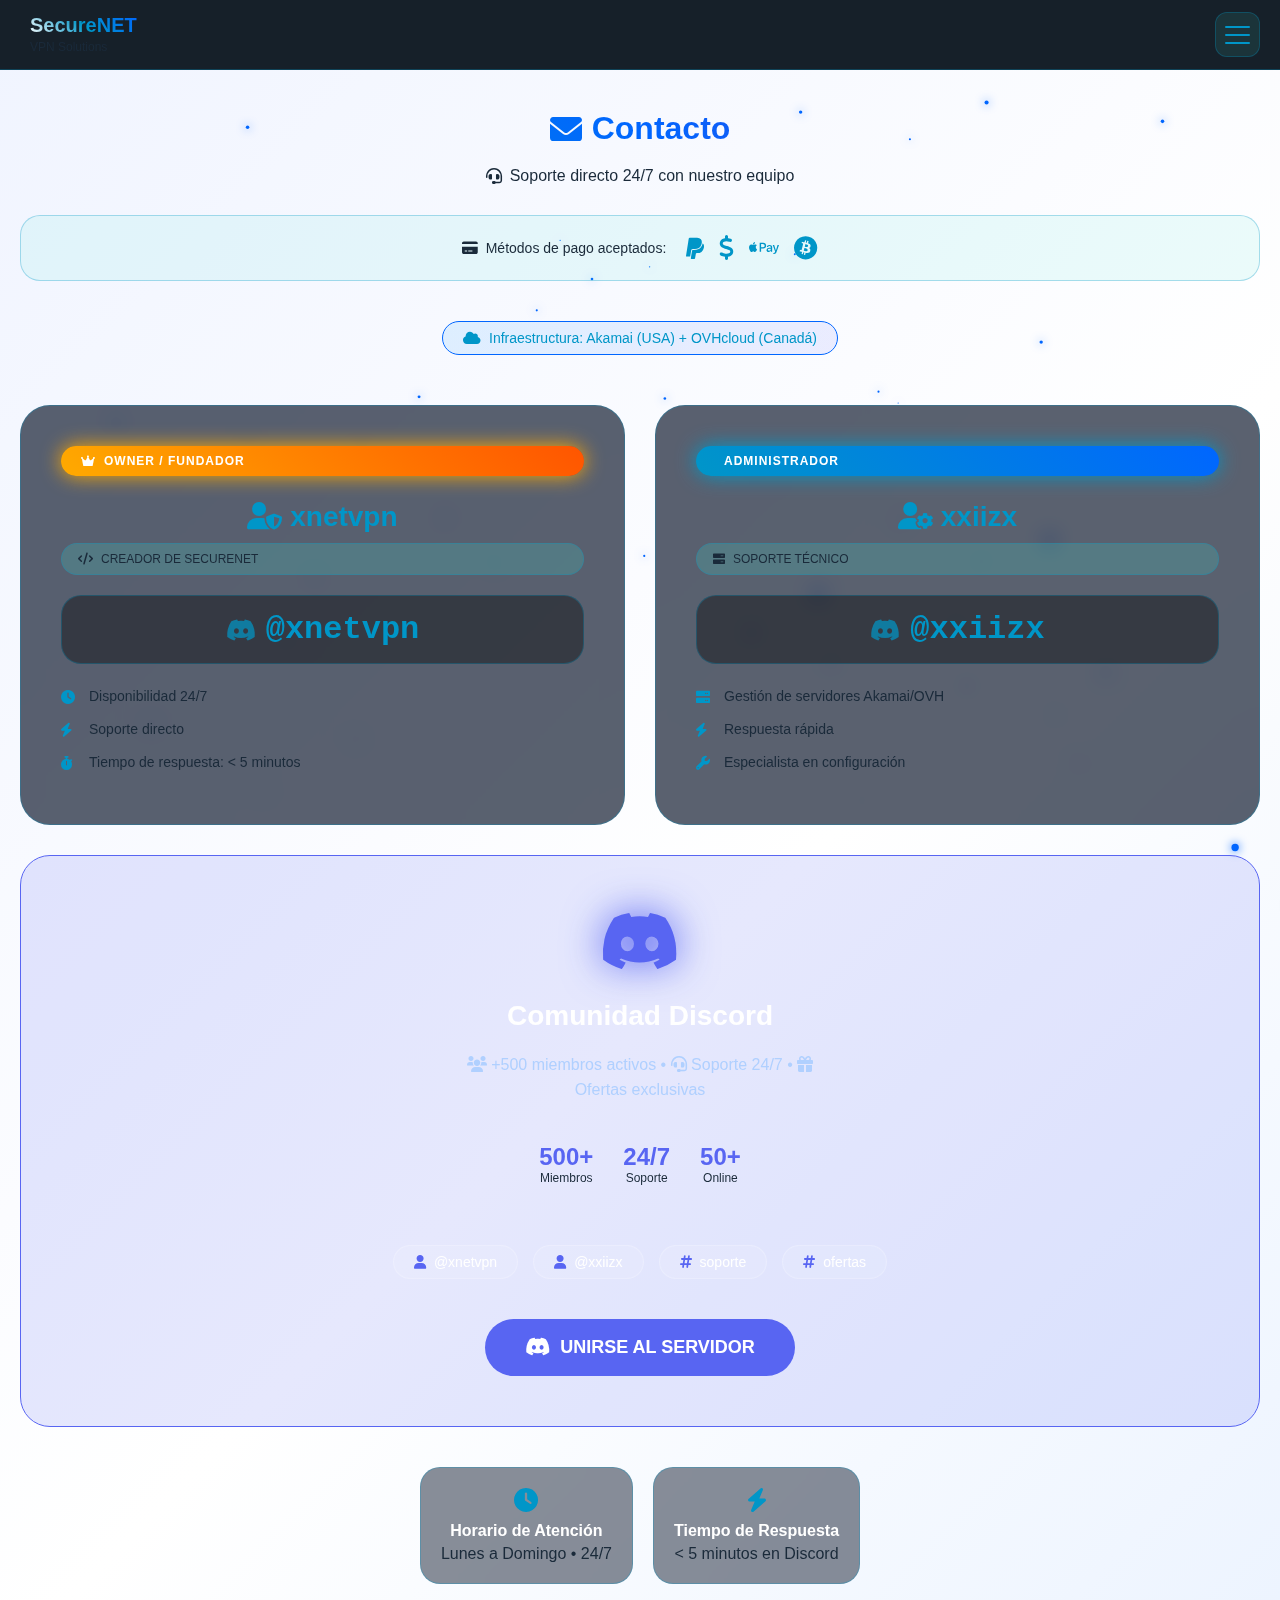
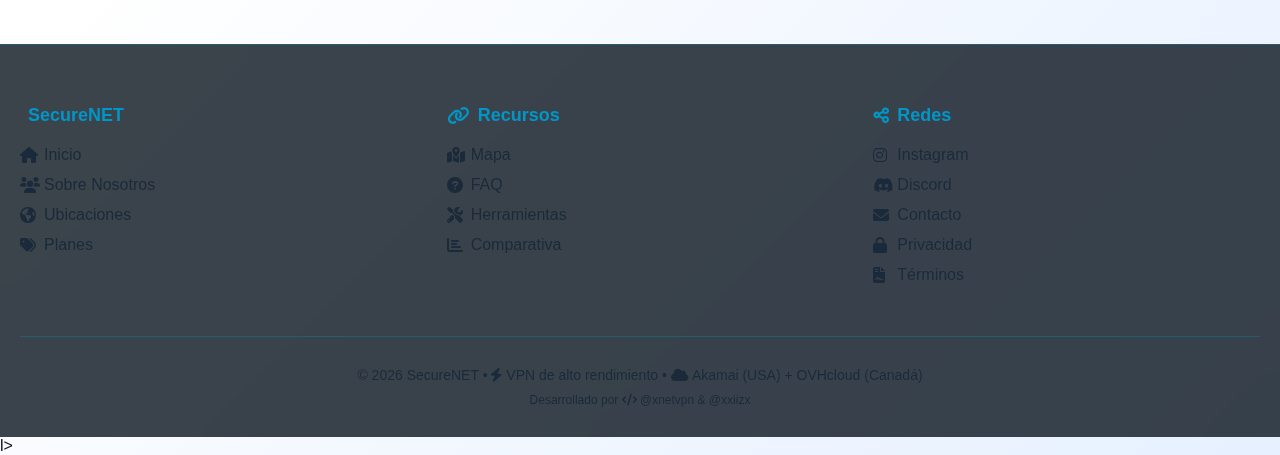
<file: contact.html>
<!DOCTYPE html>
<html lang="es">
<head>
  <meta charset="UTF-8">
  <title>Contacto | SecureNET VPN</title>
  <meta name="viewport" content="width=device-width, initial-scale=1.0">
  <meta name="description" content="Contacto con el equipo de SecureNET VPN">
  <meta name="color-scheme" content="dark light" />
  <meta name="theme-color" content="#070b12" />
  <link rel="stylesheet" href="https://cdnjs.cloudflare.com/ajax/libs/font-awesome/6.0.0/css/all.min.css">
  <link rel="icon" type="image/png" href="[data-uri]" />
  <style>
    *{margin:0;padding:0;box-sizing:border-box;}
    :root{
      --bg:#0a0e17;
      --bg-gradient:linear-gradient(135deg,#0a0e17 0%,#0d1525 50%,#0a1422 100%);
      --card:rgba(16,42,67,0.7);
      --border:rgba(64,224,208,0.3);
      --text:rgba(255,255,255,.95);
      --muted:#b0d0ff;
      --neonCyan:#40e0d0;
      --neonBlue:#00b4ff;
      --neonPurple:#8c55ff;
      --neonPink:#ff55ff;
      --shadowDeep:0 25px 80px rgba(0,50,100,0.4);
      --glass:rgba(255,255,255,0.05);
      --ease:cubic-bezier(.2,.8,.2,1);
    }
    [data-theme=light]{
      --bg:#f0f4ff;
      --bg-gradient:linear-gradient(135deg,#f0f4ff 0%,#fff 50%,#e6f0ff 100%);
      --card:rgba(255,255,255,0.9);
      --border:rgba(0,150,200,0.3);
      --text:#0a0e17;
      --muted:#1a2a3a;
      --neonCyan:#0096c8;
      --neonBlue:#0066ff;
      --neonPurple:#6633cc;
      --neonPink:#cc33cc;
    }
    [data-theme=hacker]{
      --bg:#0f0f0f;
      --bg-gradient:linear-gradient(135deg,#0f0f0f 0%,#1a1a1a 50%,#0a0a0a 100%);
      --card:#0a0a0a;
      --border:#0f0;
      --text:#0f0;
      --muted:#0c0;
      --neonCyan:#0f0;
      --neonBlue:#0d0;
      --neonPurple:#0c0;
      --neonPink:#0e0;
      /* font-family unificado */
    }
    body{
      font-family:'Inter',sans-serif;
      background:var(--bg-gradient);
      color:var(--text);
      min-height:100vh;
      transition:.3s;
      overflow-x:hidden;
    }
    #canvas-3d{
      position:fixed;
      top:0;left:0;
      width:100%;height:100%;
      z-index:-1;
      pointer-events:none;
    }
    .app{min-height:100vh;display:flex;flex-direction:column;}

    .main-header{
      background:rgba(10,20,30,0.95);
      backdrop-filter:blur(20px);
      border-bottom:1px solid var(--border);
      position:fixed;
      top:0;left:0;right:0;
      z-index:9999;
      padding:12px 0;
    }
    .header-spacer{height:80px;}

    .menu-container{
      display:flex;
      align-items:center;
      justify-content:space-between;
      padding:0 20px;
    }
    .logo{
      display:flex;
      align-items:center;
      gap:10px;
    }
    .logo-icon{
      font-size:32px;
      color:var(--neonCyan);
      filter:drop-shadow(0 0 10px var(--neonCyan));
    }
    .logo-text h1{
      font-size:20px;
      font-weight:700;
      background:linear-gradient(45deg,#fff,var(--neonCyan),var(--neonBlue));
      -webkit-background-clip:text;
      -webkit-text-fill-color:transparent;
    }
    .logo-text span{font-size:12px;color:var(--muted);}

    .hamburger{
      width:45px;height:45px;
      background:rgba(64,224,208,0.1);
      border:1px solid var(--border);
      border-radius:12px;
      display:flex;
      flex-direction:column;
      justify-content:center;
      align-items:center;
      gap:6px;
      cursor:pointer;
      transition:.3s;
      z-index:10000;
    }
    .hamburger:hover{
      background:rgba(64,224,208,0.2);
      border-color:var(--neonCyan);
    }
    .hamburger span{
      width:25px;height:2px;
      background:var(--neonCyan);
      border-radius:2px;
      transition:.3s;
    }
    .hamburger.active span:nth-child(1){transform:rotate(45deg) translate(6px,6px);}
    .hamburger.active span:nth-child(2){opacity:0;}
    .hamburger.active span:nth-child(3){transform:rotate(-45deg) translate(6px,-6px);}

    .menu-overlay{
      position:fixed;
      top:0;left:0;
      width:100%;height:100%;
      background:rgba(0,0,0,0.5);
      backdrop-filter:blur(5px);
      z-index:9997;
      opacity:0;
      visibility:hidden;
      transition:opacity 0.3s var(--ease), visibility 0.3s var(--ease);
    }
    .menu-overlay.active{
      opacity:1;
      visibility:visible;
    }

    .dashboard-menu{
      position:fixed;
      top:0;
      right:-320px;
      width:280px;
      height:100vh;
      background:rgba(10,20,30,0.98);
      backdrop-filter:blur(20px);
      border-left:1px solid var(--border);
      transition:right 0.4s var(--ease);
      z-index:9998;
      box-shadow:-5px 0 30px rgba(0,0,0,0.5);
      display:flex;
      flex-direction:column;
      overflow-y:auto;
    }
    .dashboard-menu::-webkit-scrollbar{width:6px;}
    .dashboard-menu::-webkit-scrollbar-track{background:rgba(255,255,255,0.05);}
    .dashboard-menu::-webkit-scrollbar-thumb{background:var(--neonCyan);border-radius:3px;}
    .dashboard-menu.open{right:0;}

    .dashboard-header{
      font-size:18px;
      color:var(--neonCyan);
      margin:30px 20px 20px;
      padding-bottom:15px;
      border-bottom:1px solid var(--border);
      text-transform:uppercase;
      letter-spacing:2px;
      display:flex;
      align-items:center;
      gap:10px;
      position:sticky;
      top:0;
      background:rgba(10,20,30,0.95);
      backdrop-filter:blur(20px);
      z-index:1;
    }
    .dashboard-items{padding:0 20px 20px;}
    .dashboard-item{
      display:flex;
      align-items:center;
      gap:15px;
      padding:15px;
      color:var(--muted);
      text-decoration:none;
      border-radius:12px;
      margin-bottom:5px;
      transition:.2s;
      font-size:15px;
    }
    .dashboard-item i{width:20px;text-align:center;}
    .dashboard-item:hover{
      background:rgba(64,224,208,0.1);
      color:var(--neonCyan);
    }
    .dashboard-item.active{
      background:linear-gradient(45deg,var(--neonBlue),var(--neonCyan));
      color:white;
    }
    .dashboard-footer{
      padding:20px;
      border-top:1px solid var(--border);
      background:rgba(10,20,30,0.95);
      backdrop-filter:blur(20px);
      position:sticky;
      bottom:0;
    }
    .theme-selector-dashboard{
      display:flex;
      gap:5px;
      background:rgba(0,0,0,0.3);
      padding:4px;
      border-radius:50px;
      border:1px solid var(--border);
      margin-top:15px;
    }
    .theme-btn-dashboard{
      flex:1;
      padding:8px;
      border:none;
      background:transparent;
      color:var(--muted);
      border-radius:50px;
      cursor:pointer;
      font-size:14px;
      transition:.2s;
      display:flex;
      align-items:center;
      justify-content:center;
      gap:5px;
    }
    .theme-btn-dashboard i{font-size:14px;}
    .theme-btn-dashboard.active{
      background:var(--neonCyan);
      color:var(--bg);
    }

    .container{
      max-width:1400px;
      margin:0 auto;
      padding:0 20px;
      width:100%;
    }
    .section-title{
      font-size:32px;
      margin:30px 0 20px;
      text-align:center;
      background:linear-gradient(45deg,var(--neonCyan),var(--neonBlue),var(--neonPurple));
      -webkit-background-clip:text;
      -webkit-text-fill-color:transparent;
      display:flex;
      align-items:center;
      justify-content:center;
      gap:10px;
    }
    .section-subtitle{
      text-align:center;
      color:var(--muted);
      margin-bottom:30px;
      font-size:16px;
      display:flex;
      align-items:center;
      justify-content:center;
      gap:8px;
    }

    .payment-banner{
      background:rgba(64,224,208,0.1);
      border:1px solid var(--border);
      border-radius:20px;
      padding:20px;
      margin:30px 0;
      display:flex;
      flex-wrap:wrap;
      gap:20px;
      justify-content:center;
      align-items:center;
    }
    .payment-banner span{
      color:var(--muted);
      font-size:14px;
      display:flex;
      align-items:center;
      gap:8px;
    }
    .payment-icons{
      display:flex;
      gap:15px;
    }
    .payment-icons i{
      font-size:24px;
      color:var(--neonCyan);
      transition:.3s;
    }
    .payment-icons i:hover{
      transform:translateY(-3px);
      color:var(--neonBlue);
    }

    .hosting-badge{
      background:linear-gradient(135deg,rgba(0,150,255,0.1),rgba(100,100,255,0.1));
      border:1px solid var(--neonBlue);
      border-radius:50px;
      padding:8px 20px;
      display:inline-flex;
      align-items:center;
      gap:8px;
      color:var(--neonCyan);
      font-size:14px;
      margin:10px 0;
    }

    .contact-grid{
      display:grid;
      grid-template-columns:repeat(auto-fit,minmax(350px,1fr));
      gap:30px;
      margin:40px 0;
    }
    .contact-card{
      background:rgba(20,30,50,0.7);
      backdrop-filter:blur(10px);
      border:1px solid var(--border);
      border-radius:30px;
      padding:40px;
      transition:.3s;
      position:relative;
      overflow:hidden;
      text-align:center;
    }
    .contact-card::before{
      content:'';
      position:absolute;
      top:-2px;left:-2px;right:-2px;bottom:-2px;
      background:linear-gradient(45deg,var(--neonCyan),var(--neonBlue),var(--neonPurple),var(--neonPink));
      border-radius:32px;
      z-index:-2;
      animation:borderGlow 3s ease infinite;
      background-size:300%;
      opacity:0;
      transition:.3s;
    }
    .contact-card:hover::before{opacity:1;}
    .contact-card:hover{transform:translateY(-5px);}
    @keyframes borderGlow{
      0%{background-position:0%}
      50%{background-position:100%}
      100%{background-position:0%}
    }
    
    .role-badge{
      display:inline-block;
      padding:8px 20px;
      border-radius:50px;
      font-size:12px;
      font-weight:700;
      text-transform:uppercase;
      margin-bottom:25px;
      letter-spacing:1px;
      display:flex;
      align-items:center;
      gap:8px;
    }
    .role-owner{
      background:linear-gradient(45deg,#ffaa00,#ff5500);
      color:white;
      box-shadow:0 0 20px #ffaa00;
    }
    .role-admin{
      background:linear-gradient(45deg,var(--neonCyan),var(--neonBlue));
      color:white;
      box-shadow:0 0 20px var(--neonCyan);
    }
    .contact-username{
      font-size:32px;
      font-weight:800;
      font-family:'Courier New',monospace;
      color:var(--neonCyan);
      margin:20px 0;
      padding:15px;
      background:rgba(0,0,0,0.4);
      border:1px solid var(--border);
      border-radius:20px;
      cursor:pointer;
      transition:.3s;
      text-align:center;
      word-break:break-all;
      display:flex;
      align-items:center;
      justify-content:center;
      gap:10px;
    }
    .contact-username i{font-size:24px;opacity:0.7;}
    .contact-username:hover{
      background:rgba(64,224,208,0.1);
      border-color:var(--neonCyan);
      transform:scale(1.02);
      box-shadow:0 0 30px var(--neonCyan);
    }
    .contact-badge{
      display:inline-block;
      background:rgba(64,224,208,0.2);
      border:1px solid var(--border);
      padding:8px 16px;
      border-radius:50px;
      font-size:12px;
      color:var(--muted);
      margin:10px 0;
      display:flex;
      align-items:center;
      gap:8px;
    }
    .contact-info{
      color:var(--muted);
      margin-top:20px;
      font-size:14px;
      line-height:1.8;
      text-align:left;
    }
    .contact-info p{
      display:flex;
      align-items:center;
      gap:8px;
      margin-bottom:8px;
    }
    .contact-info i{
      color:var(--neonCyan);
      width:20px;
    }
    .discord-card{
      background:rgba(88,101,242,0.15);
      border:1px solid #5865F2;
      border-radius:30px;
      padding:50px;
      display:flex;
      flex-direction:column;
      align-items:center;
      gap:20px;
      grid-column:span 2;
      text-align:center;
    }
    .discord-icon{
      font-size:64px;
      color:#5865F2;
      filter:drop-shadow(0 0 20px #5865F2);
      animation:discordPulse 2s infinite;
    }
    @keyframes discordPulse{
      0%{transform:scale(1);}
      50%{transform:scale(1.1);}
      100%{transform:scale(1);}
    }
    .discord-title{
      color:white;
      font-size:28px;
      font-weight:700;
    }
    .discord-description{
      color:#b0d0ff;
      font-size:16px;
      max-width:400px;
      line-height:1.6;
    }
    .discord-stats{
      display:flex;
      gap:30px;
      margin:20px 0;
    }
    .discord-stat{
      text-align:center;
    }
    .discord-stat-number{
      font-size:24px;
      font-weight:800;
      color:#5865F2;
    }
    .discord-stat-label{
      font-size:12px;
      color:var(--muted);
    }
    .discord-tags{
      display:flex;
      gap:15px;
      margin:20px 0;
      flex-wrap:wrap;
      justify-content:center;
    }
    .discord-tag{
      background:rgba(255,255,255,0.1);
      padding:8px 20px;
      border-radius:50px;
      color:white;
      font-size:14px;
      border:1px solid rgba(255,255,255,0.2);
      display:flex;
      align-items:center;
      gap:8px;
    }
    .discord-tag i{color:#5865F2;}
    .discord-button{
      background:#5865F2;
      color:white;
      border:none;
      padding:18px 40px;
      border-radius:50px;
      font-size:18px;
      font-weight:700;
      text-decoration:none;
      transition:.3s;
      display:inline-flex;
      align-items:center;
      gap:10px;
    }
    .discord-button i{font-size:20px;}
    .discord-button:hover{
      background:#4752C4;
      transform:translateY(-3px);
      box-shadow:0 10px 30px #5865F2;
    }

    .main-footer{
      background:rgba(10,20,30,0.8);
      backdrop-filter:blur(10px);
      border-top:1px solid var(--border);
      padding:60px 0 30px;
      margin-top:60px;
    }
    .footer-grid{
      display:grid;
      grid-template-columns:repeat(auto-fit,minmax(200px,1fr));
      gap:40px;
      margin-bottom:40px;
    }
    .footer-col h4{
      color:var(--neonCyan);
      margin-bottom:20px;
      font-size:18px;
      display:flex;
      align-items:center;
      gap:8px;
    }
    .footer-col ul li{
      list-style:none;
      margin-bottom:12px;
    }
    .footer-col ul li a{
      color:var(--muted);
      text-decoration:none;
      cursor:pointer;
      transition:.2s;
      display:flex;
      align-items:center;
      gap:8px;
    }
    .footer-col ul li a i{width:16px;}
    .footer-col ul li a:hover{
      color:var(--neonCyan);
      padding-left:5px;
    }
    .footer-bottom{
      text-align:center;
      padding-top:30px;
      border-top:1px solid var(--border);
      color:var(--muted);
      font-size:14px;
    }

    .toast{
      position:fixed;
      bottom:30px;left:50%;
      transform:translateX(-50%) translateY(100px);
      background:linear-gradient(45deg,rgba(16,42,67,0.9),rgba(10,30,50,0.9));
      border:1px solid var(--neonCyan);
      border-radius:20px;
      padding:16px 30px;
      color:white;
      z-index:10000;
      opacity:0;
      transition:.4s;
      backdrop-filter:blur(10px);
      display:flex;
      align-items:center;
      gap:10px;
    }
    .toast i{color:var(--neonCyan);}
    .toast.show{transform:translateX(-50%) translateY(0);opacity:1;}

    @media (max-width:768px){
      .contact-grid{grid-template-columns:1fr;}
      .discord-card{grid-column:span 1;}
      .dashboard-menu{width:250px;}
      .contact-username{font-size:24px;}
      .discord-stats{flex-direction:column; gap:15px;}
    }
  </style>
</head>
<body data-theme="dark">
  <canvas id="canvas-3d"></canvas>
  <div class="toast" id="toast">
    <i class="fas fa-check-circle"></i>
    <span></span>
  </div>

  <div class="app">
    <header class="main-header">
      <div class="menu-container">
        <div class="logo">
          <span class="logo-icon"><i class="fas fa-shield-halos"></i></span>
          <div class="logo-text">
            <h1>SecureNET</h1>
            <span>VPN Solutions</span>
          </div>
        </div>
        <div class="hamburger" id="hamburger" onclick="toggleMenu()">
          <span></span>
          <span></span>
          <span></span>
        </div>
      </div>
    </header>

    <div class="menu-overlay" id="menuOverlay" onclick="toggleMenu()"></div>

    <div class="dashboard-menu" id="dashboardMenu">
      <div class="dashboard-header"><i class="fas fa-bars"></i> MENÚ PRINCIPAL</div>
      <div class="dashboard-items">
        <a href="index.html" class="dashboard-item"><i class="fas fa-home"></i> Inicio</a>
        <a href="about.html" class="dashboard-item"><i class="fas fa-users"></i> Sobre Nosotros</a>
        <a href="locations.html" class="dashboard-item"><i class="fas fa-globe-americas"></i> Ubicaciones</a>
        <a href="plans.html" class="dashboard-item"><i class="fas fa-tags"></i> Planes</a>
        <a href="map.html" class="dashboard-item"><i class="fas fa-map-marked-alt"></i> Mapa</a>
        <a href="faq.html" class="dashboard-item"><i class="fas fa-question-circle"></i> FAQ</a>
        <a href="tools.html" class="dashboard-item"><i class="fas fa-tools"></i> Herramientas</a>
        <a href="social.html" class="dashboard-item"><i class="fas fa-share-alt"></i> Redes Sociales</a>
        <a href="comparison.html" class="dashboard-item"><i class="fas fa-chart-bar"></i> Comparativa</a>
        <a href="contact.html" class="dashboard-item active"><i class="fas fa-envelope"></i> Contacto</a>
        <a href="privacy-policy.html" class="dashboard-item"><i class="fas fa-lock"></i> Privacidad</a>
        <a href="terms.html" class="dashboard-item"><i class="fas fa-file-contract"></i> Términos</a>
      </div>
      <div class="dashboard-footer">
        <a href="https://discord.gg/ZSg4CrbEXR" target="_blank" class="dashboard-item"><i class="fab fa-discord"></i> Discord</a>
        <div class="theme-selector-dashboard">
          <button class="theme-btn-dashboard active" onclick="setTheme('dark')"><i class="fas fa-moon"></i></button>
          <button class="theme-btn-dashboard" onclick="setTheme('light')"><i class="fas fa-sun"></i></button>
          <button class="theme-btn-dashboard" onclick="setTheme('hacker')"><i class="fas fa-code"></i></button>
        </div>
      </div>
    </div>

    <div class="header-spacer"></div>

    <main class="container">
      <h2 class="section-title"><i class="fas fa-envelope"></i> Contacto</h2>
      <p class="section-subtitle"><i class="fas fa-headset"></i> Soporte directo 24/7 con nuestro equipo</p>

      <div class="payment-banner">
        <span><i class="fas fa-credit-card"></i> Métodos de pago aceptados:</span>
        <div class="payment-icons">
          <i class="fab fa-paypal" title="PayPal"></i>
          <i class="fas fa-dollar-sign" title="Cash App"></i>
          <i class="fab fa-apple-pay" title="Apple Pay"></i>
          <i class="fab fa-bitcoin" title="Bitcoin"></i>
        </div>
      </div>

      <!-- HOSTING INFO -->
      <div style="text-align:center; margin-bottom:20px;">
        <span class="hosting-badge"><i class="fas fa-cloud"></i> Infraestructura: Akamai (USA) + OVHcloud (Canadá)</span>
      </div>
      
      <div class="contact-grid">
        <div class="contact-card">
          <div class="role-badge role-owner"><i class="fas fa-crown"></i> OWNER / FUNDADOR</div>
          <h3 style="color:var(--neonCyan); font-size:28px; margin-bottom:5px;">
            <i class="fas fa-user-shield"></i> xnetvpn
          </h3>
          <div class="contact-badge"><i class="fas fa-code"></i> CREADOR DE SECURENET</div>
          <div class="contact-username" onclick="copyUsername('@xnetvpn')">
            <i class="fab fa-discord"></i> @xnetvpn
          </div>
          <div class="contact-info">
            <p><i class="fas fa-clock"></i> Disponibilidad 24/7</p>
            <p><i class="fas fa-bolt"></i> Soporte directo</p>
            <p><i class="fas fa-stopwatch"></i> Tiempo de respuesta: < 5 minutos</p>
          </div>
        </div>

        <div class="contact-card">
          <div class="role-badge role-admin"><i class="fas fa-shield-halos"></i> ADMINISTRADOR</div>
          <h3 style="color:var(--neonCyan); font-size:28px; margin-bottom:5px;">
            <i class="fas fa-user-cog"></i> xxiizx
          </h3>
          <div class="contact-badge"><i class="fas fa-server"></i> SOPORTE TÉCNICO</div>
          <div class="contact-username" onclick="copyUsername('@xxiizx')">
            <i class="fab fa-discord"></i> @xxiizx
          </div>
          <div class="contact-info">
            <p><i class="fas fa-server"></i> Gestión de servidores Akamai/OVH</p>
            <p><i class="fas fa-bolt"></i> Respuesta rápida</p>
            <p><i class="fas fa-wrench"></i> Especialista en configuración</p>
          </div>
        </div>

        <div class="discord-card">
          <div class="discord-icon"><i class="fab fa-discord"></i></div>
          <div class="discord-title">Comunidad Discord</div>
          <div class="discord-description">
            <i class="fas fa-users"></i> +500 miembros activos • <i class="fas fa-headset"></i> Soporte 24/7 • <i class="fas fa-gift"></i> Ofertas exclusivas
          </div>
          
          <div class="discord-stats">
            <div class="discord-stat">
              <div class="discord-stat-number">500+</div>
              <div class="discord-stat-label">Miembros</div>
            </div>
            <div class="discord-stat">
              <div class="discord-stat-number">24/7</div>
              <div class="discord-stat-label">Soporte</div>
            </div>
            <div class="discord-stat">
              <div class="discord-stat-number">50+</div>
              <div class="discord-stat-label">Online</div>
            </div>
          </div>

          <div class="discord-tags">
            <span class="discord-tag"><i class="fas fa-user"></i> @xnetvpn</span>
            <span class="discord-tag"><i class="fas fa-user"></i> @xxiizx</span>
            <span class="discord-tag"><i class="fas fa-hashtag"></i> soporte</span>
            <span class="discord-tag"><i class="fas fa-hashtag"></i> ofertas</span>
          </div>
          <a href="https://discord.gg/ZSg4CrbEXR" target="_blank" class="discord-button">
            <i class="fab fa-discord"></i> UNIRSE AL SERVIDOR
          </a>
        </div>
      </div>

      <div style="margin-top:40px; display:flex; gap:20px; justify-content:center; flex-wrap:wrap;">
        <div style="background:rgba(20,30,50,0.5); backdrop-filter:blur(10px); border:1px solid var(--border); border-radius:20px; padding:20px; text-align:center;">
          <i class="fas fa-clock" style="color:var(--neonCyan); font-size:24px; margin-bottom:10px;"></i>
          <h4 style="color:white; margin-bottom:5px;">Horario de Atención</h4>
          <p style="color:var(--muted);">Lunes a Domingo • 24/7</p>
        </div>
        <div style="background:rgba(20,30,50,0.5); backdrop-filter:blur(10px); border:1px solid var(--border); border-radius:20px; padding:20px; text-align:center;">
          <i class="fas fa-bolt" style="color:var(--neonCyan); font-size:24px; margin-bottom:10px;"></i>
          <h4 style="color:white; margin-bottom:5px;">Tiempo de Respuesta</h4>
          <p style="color:var(--muted);">< 5 minutos en Discord</p>
        </div>
      </div>
    </main>

    <footer class="main-footer">
      <div class="container">
        <div class="footer-grid">
          <div class="footer-col">
            <h4><i class="fas fa-shield-halos"></i> SecureNET</h4>
            <ul>
              <li><a href="index.html"><i class="fas fa-home"></i> Inicio</a></li>
              <li><a href="about.html"><i class="fas fa-users"></i> Sobre Nosotros</a></li>
              <li><a href="locations.html"><i class="fas fa-globe-americas"></i> Ubicaciones</a></li>
              <li><a href="plans.html"><i class="fas fa-tags"></i> Planes</a></li>
            </ul>
          </div>
          <div class="footer-col">
            <h4><i class="fas fa-link"></i> Recursos</h4>
            <ul>
              <li><a href="map.html"><i class="fas fa-map-marked-alt"></i> Mapa</a></li>
              <li><a href="faq.html"><i class="fas fa-question-circle"></i> FAQ</a></li>
              <li><a href="tools.html"><i class="fas fa-tools"></i> Herramientas</a></li>
              <li><a href="comparison.html"><i class="fas fa-chart-bar"></i> Comparativa</a></li>
            </ul>
          </div>
          <div class="footer-col">
            <h4><i class="fas fa-share-alt"></i> Redes</h4>
            <ul>
              <li><a href="social.html"><i class="fab fa-instagram"></i> Instagram</a></li>
              <li><a href="https://discord.gg/ZSg4CrbEXR" target="_blank"><i class="fab fa-discord"></i> Discord</a></li>
              <li><a href="contact.html"><i class="fas fa-envelope"></i> Contacto</a></li>
              <li><a href="privacy-policy.html"><i class="fas fa-lock"></i> Privacidad</a></li>
              <li><a href="terms.html"><i class="fas fa-file-contract"></i> Términos</a></li>
            </ul>
          </div>
        </div>
        <div class="footer-bottom">
          <p>© 2026 SecureNET • <i class="fas fa-bolt"></i> VPN de alto rendimiento • <i class="fas fa-cloud"></i> Akamai (USA) + OVHcloud (Canadá)</p>
          <p style="margin-top:10px;font-size:12px;">Desarrollado por <i class="fas fa-code"></i> @xnetvpn & @xxiizx</p>
        </div>
      </div>
    </footer>
  </div>

  <script>
    const canvas=document.getElementById('canvas-3d'),ctx=canvas.getContext('2d');
    canvas.width=window.innerWidth;canvas.height=window.innerHeight;
    const particles=[];
    for(let i=0;i<70;i++)particles.push({x:Math.random()*canvas.width,y:Math.random()*canvas.height,z:Math.random()*1000,size:Math.random()*2+1,speed:Math.random()*2+1});
    function animate3D(){
      ctx.clearRect(0,0,canvas.width,canvas.height);
      const theme=document.body.dataset.theme,color=theme==='hacker'?'#0f0':theme==='light'?'#06f':'#0ff';
      particles.forEach(p=>{
        p.z-=p.speed;if(p.z<=0){p.z=1000;p.x=Math.random()*canvas.width;p.y=Math.random()*canvas.height;}
        const scale=500/p.z,x2d=(p.x-canvas.width/2)*scale+canvas.width/2,y2d=(p.y-canvas.height/2)*scale+canvas.height/2;
        ctx.beginPath();ctx.arc(x2d,y2d,p.size*scale,0,Math.PI*2);ctx.fillStyle=color;ctx.shadowColor=color;ctx.shadowBlur=10;ctx.fill();
      });requestAnimationFrame(animate3D);
    }
    animate3D();
    window.addEventListener('resize',()=>{canvas.width=window.innerWidth;canvas.height=window.innerHeight;});

    function toggleMenu(){
      const h=document.getElementById('hamburger'),m=document.getElementById('dashboardMenu'),o=document.getElementById('menuOverlay');
      h.classList.toggle('active');m.classList.toggle('open');o.classList.toggle('active');
      document.body.style.overflow=m.classList.contains('open')?'hidden':'';
    }
    document.addEventListener('keydown',(e)=>{if(e.key==='Escape'&&document.getElementById('dashboardMenu').classList.contains('open'))toggleMenu();});
    
    function setTheme(theme){
      document.body.dataset.theme=theme;
      localStorage.setItem('securenet-theme', theme);
      document.querySelectorAll('.theme-btn-dashboard').forEach(b=>b.classList.remove('active'));
      document.querySelector(`.theme-btn-dashboard[onclick*="${theme}"]`).classList.add('active');
    }
    
    function copyUsername(username){
      navigator.clipboard.writeText(username).then(()=>showToast(`Copiado: ${username}`));
    }
    
    function showToast(m){
      const t=document.getElementById('toast');
      t.querySelector('span').textContent = m;
      t.classList.add('show');
      setTimeout(()=>t.classList.remove('show'),2000);
    }

    window.onload=()=>{
      const savedTheme = localStorage.getItem('securenet-theme') || 'dark';
      document.body.dataset.theme = savedTheme;
      document.querySelectorAll('.theme-btn-dashboard').forEach(b=>{
        b.classList.remove('active');
        if(b.textContent.toLowerCase().includes(savedTheme) || 
           (savedTheme==='dark' && b.innerHTML.includes('moon')) ||
           (savedTheme==='light' && b.innerHTML.includes('sun')) ||
           (savedTheme==='hacker' && b.innerHTML.includes('code'))) {
          b.classList.add('active');
        }
      });
      window.toggleMenu=toggleMenu;
      window.setTheme=setTheme;
      window.copyUsername=copyUsername;
    };
  </script>
</body>
</html>l>
</file>
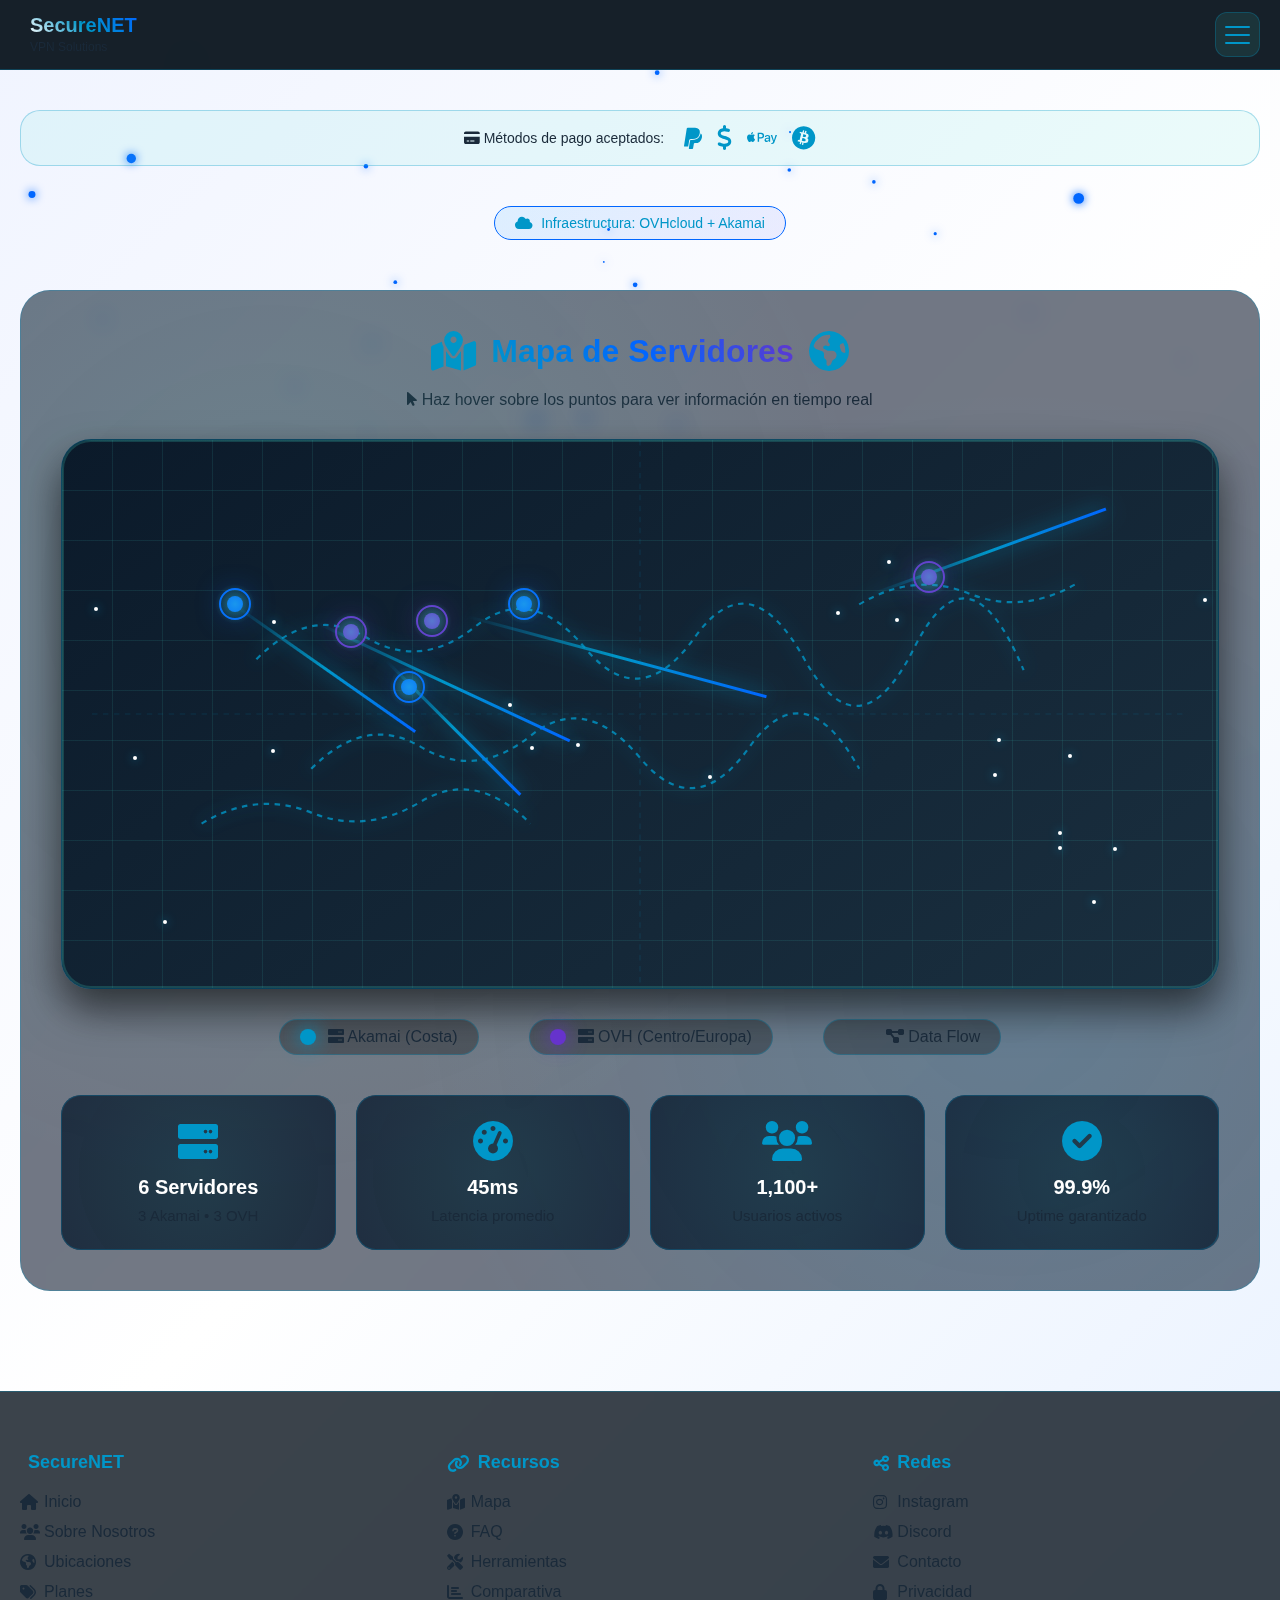
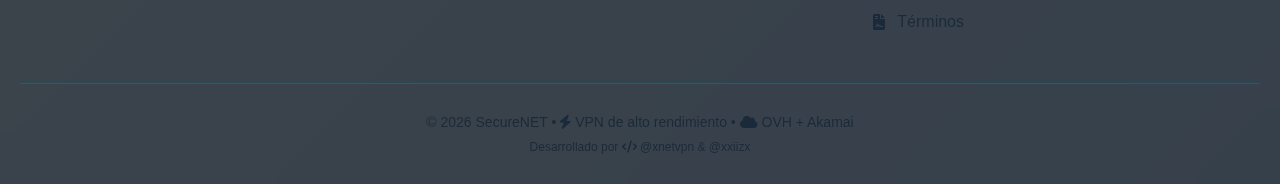
<file: map.html>
<!DOCTYPE html>
<html lang="es">
<head>
  <meta charset="UTF-8">
  <title>Mapa de Servidores | SecureNET VPN</title>
  <meta name="viewport" content="width=device-width, initial-scale=1.0">
  <meta name="description" content="Mapa interactivo de servidores SecureNET VPN - OVH + Akamai">
  <meta name="color-scheme" content="dark light" />
  <meta name="theme-color" content="#070b12" />
  <link rel="stylesheet" href="https://cdnjs.cloudflare.com/ajax/libs/font-awesome/6.0.0/css/all.min.css">
  <link rel="icon" type="image/png" href="[data-uri]" />
  <style>
    *{margin:0;padding:0;box-sizing:border-box;}
    :root{
      --bg:#0a0e17;
      --bg-gradient:linear-gradient(135deg,#0a0e17 0%,#0d1525 50%,#0a1422 100%);
      --card:rgba(16,42,67,0.7);
      --border:rgba(64,224,208,0.3);
      --text:rgba(255,255,255,.95);
      --muted:#b0d0ff;
      --neonCyan:#40e0d0;
      --neonBlue:#00b4ff;
      --neonPurple:#8c55ff;
      --neonPink:#ff55ff;
      --shadowDeep:0 25px 80px rgba(0,50,100,0.4);
      --glass:rgba(255,255,255,0.05);
      --ease:cubic-bezier(.2,.8,.2,1);
    }
    [data-theme=light]{
      --bg:#f0f4ff;
      --bg-gradient:linear-gradient(135deg,#f0f4ff 0%,#fff 50%,#e6f0ff 100%);
      --card:rgba(255,255,255,0.9);
      --border:rgba(0,150,200,0.3);
      --text:#0a0e17;
      --muted:#1a2a3a;
      --neonCyan:#0096c8;
      --neonBlue:#0066ff;
      --neonPurple:#6633cc;
      --neonPink:#cc33cc;
    }
    [data-theme=hacker]{
      --bg:#0f0f0f;
      --bg-gradient:linear-gradient(135deg,#0f0f0f 0%,#1a1a1a 50%,#0a0a0a 100%);
      --card:#0a0a0a;
      --border:#0f0;
      --text:#0f0;
      --muted:#0c0;
      --neonCyan:#0f0;
      --neonBlue:#0d0;
      --neonPurple:#0c0;
      --neonPink:#0e0;
      font-family:'Courier New',monospace;
    }
    body{
      font-family:'Inter',sans-serif;
      background:var(--bg-gradient);
      color:var(--text);
      min-height:100vh;
      transition:.3s;
      overflow-x:hidden;
    }
    #canvas-3d{
      position:fixed;
      top:0;left:0;
      width:100%;height:100%;
      z-index:-1;
      pointer-events:none;
    }
    .app{min-height:100vh;display:flex;flex-direction:column;}

    .main-header{
      background:rgba(10,20,30,0.95);
      backdrop-filter:blur(20px);
      border-bottom:1px solid var(--border);
      position:fixed;
      top:0;left:0;right:0;
      z-index:9999;
      padding:12px 0;
    }
    .header-spacer{height:80px;}

    .menu-container{
      display:flex;
      align-items:center;
      justify-content:space-between;
      padding:0 20px;
    }
    .logo{
      display:flex;
      align-items:center;
      gap:10px;
    }
    .logo-icon{
      font-size:32px;
      color:var(--neonCyan);
      filter:drop-shadow(0 0 10px var(--neonCyan));
    }
    .logo-text h1{
      font-size:20px;
      font-weight:700;
      background:linear-gradient(45deg,#fff,var(--neonCyan),var(--neonBlue));
      -webkit-background-clip:text;
      -webkit-text-fill-color:transparent;
    }
    .logo-text span{font-size:12px;color:var(--muted);}

    .hamburger{
      width:45px;height:45px;
      background:rgba(64,224,208,0.1);
      border:1px solid var(--border);
      border-radius:12px;
      display:flex;
      flex-direction:column;
      justify-content:center;
      align-items:center;
      gap:6px;
      cursor:pointer;
      transition:.3s;
      z-index:10000;
    }
    .hamburger:hover{
      background:rgba(64,224,208,0.2);
      border-color:var(--neonCyan);
    }
    .hamburger span{
      width:25px;height:2px;
      background:var(--neonCyan);
      border-radius:2px;
      transition:.3s;
    }
    .hamburger.active span:nth-child(1){transform:rotate(45deg) translate(6px,6px);}
    .hamburger.active span:nth-child(2){opacity:0;}
    .hamburger.active span:nth-child(3){transform:rotate(-45deg) translate(6px,-6px);}

    .menu-overlay{
      position:fixed;
      top:0;left:0;
      width:100%;height:100%;
      background:rgba(0,0,0,0.5);
      backdrop-filter:blur(5px);
      z-index:9997;
      opacity:0;
      visibility:hidden;
      transition:opacity 0.3s var(--ease), visibility 0.3s var(--ease);
    }
    .menu-overlay.active{
      opacity:1;
      visibility:visible;
    }

    .dashboard-menu{
      position:fixed;
      top:0;
      right:-320px;
      width:280px;
      height:100vh;
      background:rgba(10,20,30,0.98);
      backdrop-filter:blur(20px);
      border-left:1px solid var(--border);
      transition:right 0.4s var(--ease);
      z-index:9998;
      box-shadow:-5px 0 30px rgba(0,0,0,0.5);
      display:flex;
      flex-direction:column;
      overflow-y:auto;
    }
    .dashboard-menu::-webkit-scrollbar{width:6px;}
    .dashboard-menu::-webkit-scrollbar-track{background:rgba(255,255,255,0.05);}
    .dashboard-menu::-webkit-scrollbar-thumb{background:var(--neonCyan);border-radius:3px;}
    .dashboard-menu.open{right:0;}

    .dashboard-header{
      font-size:18px;
      color:var(--neonCyan);
      margin:30px 20px 20px;
      padding-bottom:15px;
      border-bottom:1px solid var(--border);
      text-transform:uppercase;
      letter-spacing:2px;
      display:flex;
      align-items:center;
      gap:10px;
      position:sticky;
      top:0;
      background:rgba(10,20,30,0.95);
      backdrop-filter:blur(20px);
      z-index:1;
    }
    .dashboard-items{padding:0 20px 20px;}
    .dashboard-item{
      display:flex;
      align-items:center;
      gap:15px;
      padding:15px;
      color:var(--muted);
      text-decoration:none;
      border-radius:12px;
      margin-bottom:5px;
      transition:.2s;
      font-size:15px;
    }
    .dashboard-item i{width:20px;text-align:center;}
    .dashboard-item:hover{
      background:rgba(64,224,208,0.1);
      color:var(--neonCyan);
    }
    .dashboard-item.active{
      background:linear-gradient(45deg,var(--neonBlue),var(--neonCyan));
      color:white;
    }
    .dashboard-footer{
      padding:20px;
      border-top:1px solid var(--border);
      background:rgba(10,20,30,0.95);
      backdrop-filter:blur(20px);
      position:sticky;
      bottom:0;
    }
    .theme-selector-dashboard{
      display:flex;
      gap:5px;
      background:rgba(0,0,0,0.3);
      padding:4px;
      border-radius:50px;
      border:1px solid var(--border);
      margin-top:15px;
    }
    .theme-btn-dashboard{
      flex:1;
      padding:8px;
      border:none;
      background:transparent;
      color:var(--muted);
      border-radius:50px;
      cursor:pointer;
      font-size:14px;
      transition:.2s;
      display:flex;
      align-items:center;
      justify-content:center;
      gap:5px;
    }
    .theme-btn-dashboard.active{
      background:var(--neonCyan);
      color:var(--bg);
    }

    .container{
      max-width:1400px;
      margin:0 auto;
      padding:0 20px;
      width:100%;
    }
    .section-title{
      font-size:32px;
      margin:30px 0 20px;
      text-align:center;
      background:linear-gradient(45deg,var(--neonCyan),var(--neonBlue),var(--neonPurple));
      -webkit-background-clip:text;
      -webkit-text-fill-color:transparent;
    }
    .section-subtitle{
      text-align:center;
      color:var(--muted);
      margin-bottom:30px;
      font-size:16px;
    }

    .payment-banner{
      background:rgba(64,224,208,0.1);
      border:1px solid var(--border);
      border-radius:20px;
      padding:15px 25px;
      margin:30px 0;
      display:flex;
      flex-wrap:wrap;
      gap:20px;
      justify-content:center;
      align-items:center;
    }
    .payment-banner span{
      color:var(--muted);
      font-size:14px;
    }
    .payment-icons{
      display:flex;
      gap:15px;
    }
    .payment-icons i{
      font-size:24px;
      color:var(--neonCyan);
      transition:.3s;
    }
    .payment-icons i:hover{
      transform:translateY(-3px);
      color:var(--neonBlue);
    }

    .hosting-badge{
      background:linear-gradient(135deg,rgba(0,150,255,0.1),rgba(100,100,255,0.1));
      border:1px solid var(--neonBlue);
      border-radius:50px;
      padding:8px 20px;
      display:inline-flex;
      align-items:center;
      gap:8px;
      color:var(--neonCyan);
      font-size:14px;
      margin:10px 0;
    }

    .map-section{
      background:rgba(20,30,50,0.6);
      backdrop-filter:blur(10px);
      border:1px solid var(--border);
      border-radius:30px;
      padding:40px;
      margin:40px 0;
      position:relative;
      overflow:hidden;
    }
    .map-section::before{
      content:'';
      position:absolute;
      top:0;left:0;right:0;bottom:0;
      background:radial-gradient(circle at 20% 30%, rgba(64,224,208,0.1) 0%, transparent 50%),
                 radial-gradient(circle at 80% 70%, rgba(0,180,255,0.1) 0%, transparent 50%);
      pointer-events:none;
      z-index:0;
    }
    .map-header{
      display:flex;
      align-items:center;
      justify-content:center;
      gap:15px;
      margin-bottom:20px;
      position:relative;
      z-index:1;
    }
    .map-header i{
      font-size:40px;
      color:var(--neonCyan);
      animation:pulse 2s infinite;
    }

    /* MAPA REALISTA CON SVG MEJORADO */
    .map-container{
      position:relative;
      width:100%;
      height:550px;
      background: linear-gradient(145deg, #0b1a2a 0%, #1a2f3f 100%);
      border-radius:30px;
      overflow:hidden;
      border:1px solid var(--border);
      box-shadow:0 20px 40px rgba(0,0,0,0.6), 0 0 0 2px rgba(64,224,208,0.2) inset;
      margin:20px 0;
      position:relative;
      z-index:1;
    }

    /* MAPA DE FONDO - CONTINENTES ESTILIZADOS */
    .map-background{
      position:absolute;
      top:0;left:0;width:100%;height:100%;
      opacity:0.8;
    }
    .continent{
      fill:none;
      stroke:var(--neonCyan);
      stroke-width:2;
      stroke-dasharray:5,5;
      filter:drop-shadow(0 0 8px var(--neonCyan));
      animation:glowPulse 4s infinite;
    }
    .continent:nth-child(2){animation-delay:0.5s;}
    .continent:nth-child(3){animation-delay:1s;}
    .continent:nth-child(4){animation-delay:1.5s;}
    @keyframes glowPulse{
      0%{stroke-opacity:0.3; stroke-width:1;}
      50%{stroke-opacity:1; stroke-width:2.5; filter:drop-shadow(0 0 15px var(--neonCyan));}
      100%{stroke-opacity:0.3; stroke-width:1;}
    }

    /* MAPA GRID */
    .map-grid{
      position:absolute;
      top:0;left:0;width:100%;height:100%;
      background-image: 
        linear-gradient(rgba(64,224,208,0.1) 1px, transparent 1px),
        linear-gradient(90deg, rgba(64,224,208,0.1) 1px, transparent 1px);
      background-size: 50px 50px;
      animation:gridMove 20s linear infinite;
    }
    @keyframes gridMove{
      0%{transform:translate(0,0);}
      100%{transform:translate(50px,50px);}
    }

    /* PUNTOS DE SERVIDOR MEJORADOS */
    .server-point{
      position:absolute;
      width:24px;
      height:24px;
      background:transparent;
      transform:translate(-50%,-50%);
      cursor:pointer;
      z-index:20;
      transition:all 0.3s ease;
    }
    .server-point:hover{
      z-index:100;
      transform:translate(-50%,-50%) scale(1.3);
    }
    .server-dot{
      position:absolute;
      top:50%;left:50%;
      transform:translate(-50%,-50%);
      width:16px;
      height:16px;
      background:var(--neonCyan);
      border-radius:50%;
      box-shadow:0 0 30px var(--neonCyan);
      animation:serverPulse 2s infinite;
      transition:all 0.3s ease;
    }
    .server-point.akamai .server-dot{
      background:var(--neonBlue);
      box-shadow:0 0 30px var(--neonBlue);
    }
    .server-point.ovh .server-dot{
      background:var(--neonPurple);
      box-shadow:0 0 30px var(--neonPurple);
    }
    @keyframes serverPulse{
      0%{opacity:1; transform:translate(-50%,-50%) scale(1);}
      50%{opacity:0.8; transform:translate(-50%,-50%) scale(1.3);}
      100%{opacity:1; transform:translate(-50%,-50%) scale(1);}
    }
    .server-ring{
      position:absolute;
      top:50%;left:50%;
      transform:translate(-50%,-50%);
      width:32px;
      height:32px;
      border:2px solid var(--neonCyan);
      border-radius:50%;
      animation:ringPulse 2s infinite;
    }
    .server-point.akamai .server-ring{
      border-color:var(--neonBlue);
    }
    .server-point.ovh .server-ring{
      border-color:var(--neonPurple);
    }
    @keyframes ringPulse{
      0%{width:32px;height:32px; opacity:1;}
      100%{width:64px;height:64px; opacity:0;}
    }
    .server-glow{
      position:absolute;
      top:50%;left:50%;
      transform:translate(-50%,-50%);
      width:40px;
      height:40px;
      background:radial-gradient(circle, rgba(64,224,208,0.4) 0%, transparent 70%);
      border-radius:50%;
      animation:glowPulse 2s infinite;
    }

    /* TOOLTIP MEJORADO */
    .server-tooltip{
      position:absolute;
      background:rgba(10,20,30,0.98);
      backdrop-filter:blur(20px);
      border:1px solid var(--neonCyan);
      border-radius:20px;
      padding:20px;
      min-width:260px;
      z-index:200;
      display:none;
      box-shadow:0 20px 40px rgba(0,0,0,0.8), 0 0 30px rgba(64,224,208,0.3);
      animation:tooltipFade 0.3s ease;
      transition:all 0.3s ease;
    }
    .server-point:hover .server-tooltip{
      display:block;
    }
    .server-tooltip::before{
      content:'';
      position:absolute;
      top:-10px;
      left:30px;
      width:20px;
      height:20px;
      background:rgba(10,20,30,0.98);
      border-left:1px solid var(--neonCyan);
      border-top:1px solid var(--neonCyan);
      transform:rotate(45deg);
      backdrop-filter:blur(20px);
    }
    .server-tooltip.right::before{
      left:auto;
      right:30px;
    }
    @keyframes tooltipFade{
      from{opacity:0; transform:translateY(10px);}
      to{opacity:1; transform:translateY(0);}
    }
    .tooltip-header{
      display:flex;
      align-items:center;
      gap:10px;
      margin-bottom:15px;
      padding-bottom:10px;
      border-bottom:1px solid var(--border);
    }
    .tooltip-header i{
      font-size:24px;
      color:var(--neonCyan);
    }
    .tooltip-header h3{
      color:white;
      font-size:20px;
      font-weight:700;
    }
    .tooltip-stats{
      display:flex;
      flex-direction:column;
      gap:12px;
    }
    .tooltip-stat{
      display:flex;
      align-items:center;
      gap:10px;
      color:var(--muted);
      font-size:14px;
    }
    .tooltip-stat i{
      width:20px;
      color:var(--neonCyan);
      font-size:16px;
    }
    .tooltip-progress{
      flex:1;
      height:6px;
      background:rgba(255,255,255,0.1);
      border-radius:3px;
      overflow:hidden;
    }
    .tooltip-progress-fill{
      height:100%;
      background:linear-gradient(90deg,var(--neonCyan),var(--neonBlue));
      border-radius:3px;
      animation:progressFill 1s ease;
    }
    @keyframes progressFill{
      from{width:0;}
      to{width:var(--width);}
    }
    .tooltip-badge{
      display:inline-flex;
      align-items:center;
      gap:5px;
      padding:4px 12px;
      background:rgba(64,224,208,0.2);
      border-radius:50px;
      font-size:12px;
      color:var(--neonCyan);
      margin-top:10px;
    }

    /* LÍNEAS DE CONEXIÓN ANIMADAS */
    .connection-line{
      position:absolute;
      height:3px;
      background:linear-gradient(90deg, transparent, var(--neonCyan), var(--neonBlue), var(--neonCyan), transparent);
      background-size:200% 100%;
      animation:flowMove 3s linear infinite, glowPulse 2s infinite;
      z-index:5;
      filter:drop-shadow(0 0 10px var(--neonCyan));
      transform-origin:left;
    }
    @keyframes flowMove{
      0%{background-position:0% 0%;}
      100%{background-position:200% 0%;}
    }

    /* PARTÍCULAS DE DATOS */
    .data-particle{
      position:absolute;
      width:4px;
      height:4px;
      background:white;
      border-radius:50%;
      filter:drop-shadow(0 0 5px var(--neonCyan));
      animation:dataFlow 4s linear infinite;
      z-index:6;
    }
    @keyframes dataFlow{
      0%{opacity:0; transform:translate(0,0);}
      10%{opacity:1;}
      90%{opacity:1;}
      100%{opacity:0; transform:translate(var(--tx), var(--ty));}
    }

    .map-legend{
      display:flex;
      justify-content:center;
      gap:50px;
      margin-top:30px;
      flex-wrap:wrap;
      position:relative;
      z-index:1;
    }
    .legend-item{
      display:flex;
      align-items:center;
      gap:12px;
      padding:8px 20px;
      background:rgba(0,0,0,0.3);
      border-radius:50px;
      border:1px solid var(--border);
    }
    .legend-dot{
      width:16px;
      height:16px;
      background:var(--neonCyan);
      border-radius:50%;
      animation:ping 2s infinite;
      box-shadow:0 0 20px var(--neonCyan);
    }
    .legend-dot.akamai{
      background:var(--neonBlue);
      box-shadow:0 0 20px var(--neonBlue);
    }
    .legend-dot.ovh{
      background:var(--neonPurple);
      box-shadow:0 0 20px var(--neonPurple);
    }

    .server-stats{
      display:grid;
      grid-template-columns:repeat(auto-fit,minmax(200px,1fr));
      gap:20px;
      margin-top:40px;
      position:relative;
      z-index:1;
    }
    .server-stat-card{
      background:rgba(20,30,50,0.7);
      backdrop-filter:blur(10px);
      border:1px solid var(--border);
      border-radius:20px;
      padding:25px;
      text-align:center;
      transition:.3s;
      position:relative;
      overflow:hidden;
    }
    .server-stat-card::before{
      content:'';
      position:absolute;
      top:-50%;left:-50%;
      width:200%;height:200%;
      background:radial-gradient(circle, rgba(64,224,208,0.1) 0%, transparent 70%);
      animation:rotate 10s linear infinite;
    }
    @keyframes rotate{
      from{transform:rotate(0deg);}
      to{transform:rotate(360deg);}
    }
    .server-stat-card:hover{
      transform:translateY(-8px);
      border-color:var(--neonCyan);
      box-shadow:0 20px 40px rgba(64,224,208,0.3);
    }
    .server-stat-card i{
      font-size:40px;
      color:var(--neonCyan);
      margin-bottom:15px;
      position:relative;
      z-index:1;
    }
    .server-stat-card h4{
      color:white;
      font-size:20px;
      margin-bottom:8px;
      position:relative;
      z-index:1;
    }
    .server-stat-card p{
      color:var(--muted);
      font-size:15px;
      position:relative;
      z-index:1;
    }

    .main-footer{
      background:rgba(10,20,30,0.8);
      backdrop-filter:blur(10px);
      border-top:1px solid var(--border);
      padding:60px 0 30px;
      margin-top:60px;
    }
    .footer-grid{
      display:grid;
      grid-template-columns:repeat(auto-fit,minmax(200px,1fr));
      gap:40px;
      margin-bottom:40px;
    }
    .footer-col h4{
      color:var(--neonCyan);
      margin-bottom:20px;
      font-size:18px;
      display:flex;
      align-items:center;
      gap:8px;
    }
    .footer-col ul li{
      list-style:none;
      margin-bottom:12px;
    }
    .footer-col ul li a{
      color:var(--muted);
      text-decoration:none;
      cursor:pointer;
      transition:.2s;
      display:flex;
      align-items:center;
      gap:8px;
    }
    .footer-col ul li a i{width:16px;}
    .footer-col ul li a:hover{
      color:var(--neonCyan);
      padding-left:5px;
    }
    .footer-bottom{
      text-align:center;
      padding-top:30px;
      border-top:1px solid var(--border);
      color:var(--muted);
      font-size:14px;
    }

    .toast{
      position:fixed;
      bottom:30px;left:50%;
      transform:translateX(-50%) translateY(100px);
      background:linear-gradient(45deg,rgba(16,42,67,0.98),rgba(10,30,50,0.98));
      border:1px solid var(--neonCyan);
      border-radius:20px;
      padding:16px 30px;
      color:white;
      z-index:10000;
      opacity:0;
      transition:.4s;
      backdrop-filter:blur(10px);
      display:flex;
      align-items:center;
      gap:10px;
      box-shadow:0 10px 30px rgba(0,0,0,0.5);
    }
    .toast i{color:var(--neonCyan);}
    .toast.show{transform:translateX(-50%) translateY(0);opacity:1;}

    @media (max-width:768px){
      .dashboard-menu{width:250px;}
      .map-container{height:350px;}
      .server-stats{grid-template-columns:repeat(2,1fr);}
    }
    @media (max-width:480px){
      .server-stats{grid-template-columns:1fr;}
    }
  </style>
</head>
<body data-theme="dark">
  <canvas id="canvas-3d"></canvas>
  <div class="toast" id="toast">
    <i class="fas fa-check-circle"></i>
    <span></span>
  </div>

  <div class="app">
    <header class="main-header">
      <div class="menu-container">
        <div class="logo">
          <span class="logo-icon"><i class="fas fa-shield-halos"></i></span>
          <div class="logo-text">
            <h1>SecureNET</h1>
            <span>VPN Solutions</span>
          </div>
        </div>
        <div class="hamburger" id="hamburger" onclick="toggleMenu()">
          <span></span>
          <span></span>
          <span></span>
        </div>
      </div>
    </header>

    <div class="menu-overlay" id="menuOverlay" onclick="toggleMenu()"></div>

    <div class="dashboard-menu" id="dashboardMenu">
      <div class="dashboard-header"><i class="fas fa-bars"></i> MENÚ PRINCIPAL</div>
      <div class="dashboard-items">
        <a href="index.html" class="dashboard-item"><i class="fas fa-home"></i> Inicio</a>
        <a href="about.html" class="dashboard-item"><i class="fas fa-users"></i> Sobre Nosotros</a>
        <a href="locations.html" class="dashboard-item"><i class="fas fa-globe-americas"></i> Ubicaciones</a>
        <a href="plans.html" class="dashboard-item"><i class="fas fa-tags"></i> Planes</a>
        <a href="map.html" class="dashboard-item active"><i class="fas fa-map-marked-alt"></i> Mapa</a>
        <a href="faq.html" class="dashboard-item"><i class="fas fa-question-circle"></i> FAQ</a>
        <a href="tools.html" class="dashboard-item"><i class="fas fa-tools"></i> Herramientas</a>
        <a href="social.html" class="dashboard-item"><i class="fas fa-share-alt"></i> Redes Sociales</a>
        <a href="comparison.html" class="dashboard-item"><i class="fas fa-chart-bar"></i> Comparativa</a>
        <a href="contact.html" class="dashboard-item"><i class="fas fa-envelope"></i> Contacto</a>
        <a href="privacy-policy.html" class="dashboard-item"><i class="fas fa-lock"></i> Privacidad</a>
        <a href="terms.html" class="dashboard-item"><i class="fas fa-file-contract"></i> Términos</a>
      </div>
      <div class="dashboard-footer">
        <a href="https://discord.gg/ZSg4CrbEXR" target="_blank" class="dashboard-item"><i class="fab fa-discord"></i> Discord</a>
        <div class="theme-selector-dashboard">
          <button class="theme-btn-dashboard active" onclick="setTheme('dark')"><i class="fas fa-moon"></i></button>
          <button class="theme-btn-dashboard" onclick="setTheme('light')"><i class="fas fa-sun"></i></button>
          <button class="theme-btn-dashboard" onclick="setTheme('hacker')"><i class="fas fa-code"></i></button>
        </div>
      </div>
    </div>

    <div class="header-spacer"></div>

    <main class="container">
      <div class="payment-banner">
        <span><i class="fas fa-credit-card"></i> Métodos de pago aceptados:</span>
        <div class="payment-icons">
          <i class="fab fa-paypal" title="PayPal"></i>
          <i class="fas fa-dollar-sign" title="Cash App"></i>
          <i class="fab fa-apple-pay" title="Apple Pay"></i>
          <i class="fab fa-bitcoin" title="Bitcoin"></i>
        </div>
      </div>

      <div style="text-align:center; margin-bottom:20px;">
        <span class="hosting-badge"><i class="fas fa-cloud"></i> Infraestructura: OVHcloud + Akamai</span>
      </div>

      <div class="map-section">
        <div class="map-header">
          <i class="fas fa-map-marked-alt"></i>
          <h2 class="section-title" style="margin:0;">Mapa de Servidores</h2>
          <i class="fas fa-globe-americas"></i>
        </div>
        <p class="section-subtitle"><i class="fas fa-mouse-pointer"></i> Haz hover sobre los puntos para ver información en tiempo real</p>
        
        <div class="map-container" id="liveMap">
          <!-- MAPA DE FONDO MEJORADO -->
          <svg class="map-background" viewBox="0 0 1000 500" preserveAspectRatio="xMidYMid meet">
            <!-- Continentes estilizados -->
            <path class="continent" d="M150,200 Q200,150 250,180 T350,170 T450,190 T550,180 T650,200 T750,190 T850,210" />
            <path class="continent" d="M200,300 Q250,250 300,280 T400,270 T500,290 T600,280 T700,300" />
            <path class="continent" d="M100,350 Q150,320 200,340 T300,330 T400,350" />
            <path class="continent" d="M700,150 Q750,120 800,140 T900,130" />
            <!-- Líneas de latitud/longitud -->
            <line x1="0" y1="250" x2="1000" y2="250" stroke="var(--neonCyan)" stroke-width="1" opacity="0.2" stroke-dasharray="5,5" />
            <line x1="500" y1="0" x2="500" y2="500" stroke="var(--neonCyan)" stroke-width="1" opacity="0.2" stroke-dasharray="5,5" />
          </svg>

          <!-- GRID ANIMADO -->
          <div class="map-grid"></div>

          <!-- LÍNEAS DE CONEXIÓN ANIMADAS -->
          <div class="connection-line" style="width:220px; left:15%; top:30%; transform:rotate(35deg);"></div>
          <div class="connection-line" style="width:280px; left:22%; top:33%; transform:rotate(25deg);"></div>
          <div class="connection-line" style="width:190px; left:28%; top:40%; transform:rotate(45deg);"></div>
          <div class="connection-line" style="width:310px; left:35%; top:32%; transform:rotate(15deg);"></div>
          <div class="connection-line" style="width:250px; left:70%; top:28%; transform:rotate(-20deg);"></div>

          <!-- PARTÍCULAS DE DATOS (se generan con JS) -->
          <div id="data-particles"></div>

          <!-- SERVIDORES CON CLASES ESPECÍFICAS -->
          <!-- LOS ANGELES - AKAMAI (azul) -->
          <div class="server-point akamai" style="left:15%; top:30%;" data-city="Los Angeles" data-ping="45" data-users="234" data-host="Akamai" data-load="65">
            <div class="server-dot"></div>
            <div class="server-ring"></div>
            <div class="server-glow"></div>
            <div class="server-tooltip">
              <div class="tooltip-header">
                <i class="fas fa-map-pin"></i>
                <h3>Los Angeles</h3>
              </div>
              <div class="tooltip-stats">
                <div class="tooltip-stat"><i class="fas fa-signal"></i> Ping: <span class="stat-value">45ms</span></div>
                <div class="tooltip-stat"><i class="fas fa-users"></i> Usuarios: <span class="stat-value">234</span></div>
                <div class="tooltip-stat">
                  <i class="fas fa-chart-line"></i> Carga: 65%
                  <div class="tooltip-progress"><div class="tooltip-progress-fill" style="width:65%"></div></div>
                </div>
                <div class="tooltip-stat"><i class="fas fa-server"></i> Host: <span class="stat-value">Akamai</span></div>
              </div>
              <div class="tooltip-badge"><i class="fas fa-bolt"></i> Gaming Optimized</div>
            </div>
          </div>
          
          <!-- DALLAS - OVH (púrpura) -->
          <div class="server-point ovh" style="left:25%; top:35%;" data-city="Dallas" data-ping="35" data-users="189" data-host="OVH" data-load="45">
            <div class="server-dot"></div>
            <div class="server-ring"></div>
            <div class="server-glow"></div>
            <div class="server-tooltip">
              <div class="tooltip-header">
                <i class="fas fa-map-pin"></i>
                <h3>Dallas</h3>
              </div>
              <div class="tooltip-stats">
                <div class="tooltip-stat"><i class="fas fa-signal"></i> Ping: <span class="stat-value">35ms</span></div>
                <div class="tooltip-stat"><i class="fas fa-users"></i> Usuarios: <span class="stat-value">189</span></div>
                <div class="tooltip-stat">
                  <i class="fas fa-chart-line"></i> Carga: 45%
                  <div class="tooltip-progress"><div class="tooltip-progress-fill" style="width:45%"></div></div>
                </div>
                <div class="tooltip-stat"><i class="fas fa-server"></i> Host: <span class="stat-value">OVH</span></div>
              </div>
              <div class="tooltip-badge"><i class="fas fa-bolt"></i> Ultra Low Latency</div>
            </div>
          </div>
          
          <!-- MIAMI - AKAMAI (azul) -->
          <div class="server-point akamai" style="left:30%; top:45%;" data-city="Miami" data-ping="60" data-users="156" data-host="Akamai" data-load="35">
            <div class="server-dot"></div>
            <div class="server-ring"></div>
            <div class="server-glow"></div>
            <div class="server-tooltip right">
              <div class="tooltip-header">
                <i class="fas fa-map-pin"></i>
                <h3>Miami</h3>
              </div>
              <div class="tooltip-stats">
                <div class="tooltip-stat"><i class="fas fa-signal"></i> Ping: <span class="stat-value">60ms</span></div>
                <div class="tooltip-stat"><i class="fas fa-users"></i> Usuarios: <span class="stat-value">156</span></div>
                <div class="tooltip-stat">
                  <i class="fas fa-chart-line"></i> Carga: 35%
                  <div class="tooltip-progress"><div class="tooltip-progress-fill" style="width:35%"></div></div>
                </div>
                <div class="tooltip-stat"><i class="fas fa-server"></i> Host: <span class="stat-value">Akamai</span></div>
              </div>
              <div class="tooltip-badge"><i class="fas fa-globe"></i> Latam Gateway</div>
            </div>
          </div>
          
          <!-- NEW YORK - AKAMAI (azul) -->
          <div class="server-point akamai" style="left:40%; top:30%;" data-city="New York" data-ping="50" data-users="278" data-host="Akamai" data-load="72">
            <div class="server-dot"></div>
            <div class="server-ring"></div>
            <div class="server-glow"></div>
            <div class="server-tooltip">
              <div class="tooltip-header">
                <i class="fas fa-map-pin"></i>
                <h3>New York</h3>
              </div>
              <div class="tooltip-stats">
                <div class="tooltip-stat"><i class="fas fa-signal"></i> Ping: <span class="stat-value">50ms</span></div>
                <div class="tooltip-stat"><i class="fas fa-users"></i> Usuarios: <span class="stat-value">278</span></div>
                <div class="tooltip-stat">
                  <i class="fas fa-chart-line"></i> Carga: 72%
                  <div class="tooltip-progress"><div class="tooltip-progress-fill" style="width:72%"></div></div>
                </div>
                <div class="tooltip-stat"><i class="fas fa-server"></i> Host: <span class="stat-value">Akamai</span></div>
              </div>
              <div class="tooltip-badge"><i class="fas fa-building"></i> Business Hub</div>
            </div>
          </div>
          
          <!-- CHICAGO - OVH (púrpura) -->
          <div class="server-point ovh" style="left:32%; top:33%;" data-city="Chicago" data-ping="40" data-users="145" data-host="OVH" data-load="28">
            <div class="server-dot"></div>
            <div class="server-ring"></div>
            <div class="server-glow"></div>
            <div class="server-tooltip">
              <div class="tooltip-header">
                <i class="fas fa-map-pin"></i>
                <h3>Chicago</h3>
              </div>
              <div class="tooltip-stats">
                <div class="tooltip-stat"><i class="fas fa-signal"></i> Ping: <span class="stat-value">40ms</span></div>
                <div class="tooltip-stat"><i class="fas fa-users"></i> Usuarios: <span class="stat-value">145</span></div>
                <div class="tooltip-stat">
                  <i class="fas fa-chart-line"></i> Carga: 28%
                  <div class="tooltip-progress"><div class="tooltip-progress-fill" style="width:28%"></div></div>
                </div>
                <div class="tooltip-stat"><i class="fas fa-server"></i> Host: <span class="stat-value">OVH</span></div>
              </div>
              <div class="tooltip-badge"><i class="fas fa-gauge-high"></i> Low Load</div>
            </div>
          </div>
          
          <!-- PARIS - OVH (púrpura) -->
          <div class="server-point ovh" style="left:75%; top:25%;" data-city="Paris" data-ping="90" data-users="98" data-host="OVH" data-load="22">
            <div class="server-dot"></div>
            <div class="server-ring"></div>
            <div class="server-glow"></div>
            <div class="server-tooltip right">
              <div class="tooltip-header">
                <i class="fas fa-map-pin"></i>
                <h3>Paris</h3>
              </div>
              <div class="tooltip-stats">
                <div class="tooltip-stat"><i class="fas fa-signal"></i> Ping: <span class="stat-value">90ms</span></div>
                <div class="tooltip-stat"><i class="fas fa-users"></i> Usuarios: <span class="stat-value">98</span></div>
                <div class="tooltip-stat">
                  <i class="fas fa-chart-line"></i> Carga: 22%
                  <div class="tooltip-progress"><div class="tooltip-progress-fill" style="width:22%"></div></div>
                </div>
                <div class="tooltip-stat"><i class="fas fa-server"></i> Host: <span class="stat-value">OVH</span></div>
              </div>
              <div class="tooltip-badge"><i class="fas fa-wine-glass"></i> Europe Gateway</div>
            </div>
          </div>
        </div>

        <div class="map-legend">
          <div class="legend-item">
            <span class="legend-dot"></span>
            <span style="color:var(--muted);"><i class="fas fa-server"></i> Akamai (Costa)</span>
          </div>
          <div class="legend-item">
            <span class="legend-dot ovh"></span>
            <span style="color:var(--muted);"><i class="fas fa-server"></i> OVH (Centro/Europa)</span>
          </div>
          <div class="legend-item">
            <span class="legend-line" style="width:30px;"></span>
            <span style="color:var(--muted);"><i class="fas fa-project-diagram"></i> Data Flow</span>
          </div>
        </div>

        <div class="server-stats">
          <div class="server-stat-card">
            <i class="fas fa-server"></i>
            <h4>6 Servidores</h4>
            <p>3 Akamai • 3 OVH</p>
          </div>
          <div class="server-stat-card">
            <i class="fas fa-tachometer-alt"></i>
            <h4>45ms</h4>
            <p>Latencia promedio</p>
          </div>
          <div class="server-stat-card">
            <i class="fas fa-users"></i>
            <h4>1,100+</h4>
            <p>Usuarios activos</p>
          </div>
          <div class="server-stat-card">
            <i class="fas fa-check-circle"></i>
            <h4>99.9%</h4>
            <p>Uptime garantizado</p>
          </div>
        </div>
      </div>
    </main>

    <footer class="main-footer">
      <div class="container">
        <div class="footer-grid">
          <div class="footer-col">
            <h4><i class="fas fa-shield-halos"></i> SecureNET</h4>
            <ul>
              <li><a href="index.html"><i class="fas fa-home"></i> Inicio</a></li>
              <li><a href="about.html"><i class="fas fa-users"></i> Sobre Nosotros</a></li>
              <li><a href="locations.html"><i class="fas fa-globe-americas"></i> Ubicaciones</a></li>
              <li><a href="plans.html"><i class="fas fa-tags"></i> Planes</a></li>
            </ul>
          </div>
          <div class="footer-col">
            <h4><i class="fas fa-link"></i> Recursos</h4>
            <ul>
              <li><a href="map.html"><i class="fas fa-map-marked-alt"></i> Mapa</a></li>
              <li><a href="faq.html"><i class="fas fa-question-circle"></i> FAQ</a></li>
              <li><a href="tools.html"><i class="fas fa-tools"></i> Herramientas</a></li>
              <li><a href="comparison.html"><i class="fas fa-chart-bar"></i> Comparativa</a></li>
            </ul>
          </div>
          <div class="footer-col">
            <h4><i class="fas fa-share-alt"></i> Redes</h4>
            <ul>
              <li><a href="social.html"><i class="fab fa-instagram"></i> Instagram</a></li>
              <li><a href="https://discord.gg/ZSg4CrbEXR" target="_blank"><i class="fab fa-discord"></i> Discord</a></li>
              <li><a href="contact.html"><i class="fas fa-envelope"></i> Contacto</a></li>
              <li><a href="privacy-policy.html"><i class="fas fa-lock"></i> Privacidad</a></li>
              <li><a href="terms.html"><i class="fas fa-file-contract"></i> Términos</a></li>
            </ul>
          </div>
        </div>
        <div class="footer-bottom">
          <p>© 2026 SecureNET • <i class="fas fa-bolt"></i> VPN de alto rendimiento • <i class="fas fa-cloud"></i> OVH + Akamai</p>
          <p style="margin-top:10px;font-size:12px;">Desarrollado por <i class="fas fa-code"></i> @xnetvpn & @xxiizx</p>
        </div>
      </div>
    </footer>
  </div>

  <script>
    // 3D ANIMATION BACKGROUND
    const canvas=document.getElementById('canvas-3d'),ctx=canvas.getContext('2d');
    canvas.width=window.innerWidth;canvas.height=window.innerHeight;
    const particles=[];
    for(let i=0;i<100;i++)particles.push({x:Math.random()*canvas.width,y:Math.random()*canvas.height,z:Math.random()*1000,size:Math.random()*2+1,speed:Math.random()*2+1});
    function animate3D(){
      ctx.clearRect(0,0,canvas.width,canvas.height);
      const theme=document.body.dataset.theme,color=theme==='hacker'?'#0f0':theme==='light'?'#06f':'#0ff';
      particles.forEach(p=>{
        p.z-=p.speed;
        if(p.z<=0){p.z=1000;p.x=Math.random()*canvas.width;p.y=Math.random()*canvas.height;}
        const scale=500/p.z,x2d=(p.x-canvas.width/2)*scale+canvas.width/2,y2d=(p.y-canvas.height/2)*scale+canvas.height/2;
        ctx.beginPath();ctx.arc(x2d,y2d,p.size*scale,0,Math.PI*2);
        ctx.fillStyle=color;ctx.shadowColor=color;ctx.shadowBlur=10;ctx.fill();
      });
      requestAnimationFrame(animate3D);
    }
    animate3D();
    window.addEventListener('resize',()=>{canvas.width=window.innerWidth;canvas.height=window.innerHeight;});

    // GENERAR PARTÍCULAS DE DATOS
    function createDataParticles() {
      const container = document.getElementById('data-particles');
      if (!container) return;
      
      container.innerHTML = '';
      const lines = document.querySelectorAll('.connection-line');
      
      for (let i = 0; i < 20; i++) {
        const particle = document.createElement('div');
        particle.className = 'data-particle';
        
        const line = lines[Math.floor(Math.random() * lines.length)];
        if (line) {
          const rect = line.getBoundingClientRect();
          const mapRect = document.getElementById('liveMap').getBoundingClientRect();
          
          const startX = Math.random() * 100;
          const startY = Math.random() * 100;
          const endX = startX + (Math.random() * 40 - 20);
          const endY = startY + (Math.random() * 40 - 20);
          
          particle.style.left = startX + '%';
          particle.style.top = startY + '%';
          particle.style.setProperty('--tx', (endX - startX) + '%');
          particle.style.setProperty('--ty', (endY - startY) + '%');
          particle.style.animationDelay = (i * 0.2) + 's';
        }
        
        container.appendChild(particle);
      }
    }

    // ACTUALIZAR ESTADÍSTICAS EN TIEMPO REAL (SIMULACIÓN)
    function updateStats() {
      const serverPoints = document.querySelectorAll('.server-point');
      serverPoints.forEach(point => {
        const tooltip = point.querySelector('.tooltip-stats');
        if (!tooltip) return;
        
        const usersSpan = tooltip.querySelector('.tooltip-stat:nth-child(2) .stat-value');
        const loadBar = tooltip.querySelector('.tooltip-progress-fill');
        
        if (usersSpan) {
          let users = parseInt(usersSpan.textContent);
          // Simular cambio de usuarios
          users += Math.floor(Math.random() * 10) - 3;
          users = Math.max(50, Math.min(400, users));
          usersSpan.textContent = users;
        }
        
        if (loadBar) {
          let load = parseInt(loadBar.style.width);
          load += Math.random() * 5 - 2.5;
          load = Math.max(10, Math.min(90, load));
          loadBar.style.width = load + '%';
        }
      });
    }

    // MENÚ FUNCTIONS
    function toggleMenu(){
      const h=document.getElementById('hamburger'),m=document.getElementById('dashboardMenu'),o=document.getElementById('menuOverlay');
      h.classList.toggle('active');m.classList.toggle('open');o.classList.toggle('active');
      document.body.style.overflow=m.classList.contains('open')?'hidden':'';
    }
    document.addEventListener('keydown',(e)=>{if(e.key==='Escape'&&document.getElementById('dashboardMenu').classList.contains('open'))toggleMenu();});

    function setTheme(theme){
      document.body.dataset.theme = theme;
      localStorage.setItem('securenet-theme', theme);
      document.querySelectorAll('.theme-btn-dashboard').forEach(b => b.classList.remove('active'));
      document.querySelector(`.theme-btn-dashboard[onclick*="${theme}"]`).classList.add('active');
    }

    function copyUsername(username){
      navigator.clipboard.writeText(username).then(()=>showToast(`Copiado: ${username}`));
    }
    function showToast(m){
      const t=document.getElementById('toast');
      t.querySelector('span').textContent = m;
      t.classList.add('show');
      setTimeout(()=>t.classList.remove('show'),2000);
    }

    window.onload=()=>{
      const savedTheme = localStorage.getItem('securenet-theme') || 'dark';
      document.body.dataset.theme = savedTheme;

      document.querySelectorAll('.theme-btn-dashboard').forEach(b => {
        b.classList.remove('active');
        if(b.textContent.toLowerCase().includes(savedTheme) || 
           (savedTheme==='dark' && b.innerHTML.includes('moon')) ||
           (savedTheme==='light' && b.innerHTML.includes('sun')) ||
           (savedTheme==='hacker' && b.innerHTML.includes('code'))) {
          b.classList.add('active');
        }
      });

      // INICIALIZAR PARTÍCULAS
      createDataParticles();

      // ACTUALIZAR ESTADÍSTICAS CADA 5 SEGUNDOS
      setInterval(updateStats, 5000);

      window.toggleMenu=toggleMenu;window.setTheme=setTheme;
      window.copyUsername=copyUsername;
    };
  </script>
</body>
</html>
</file>
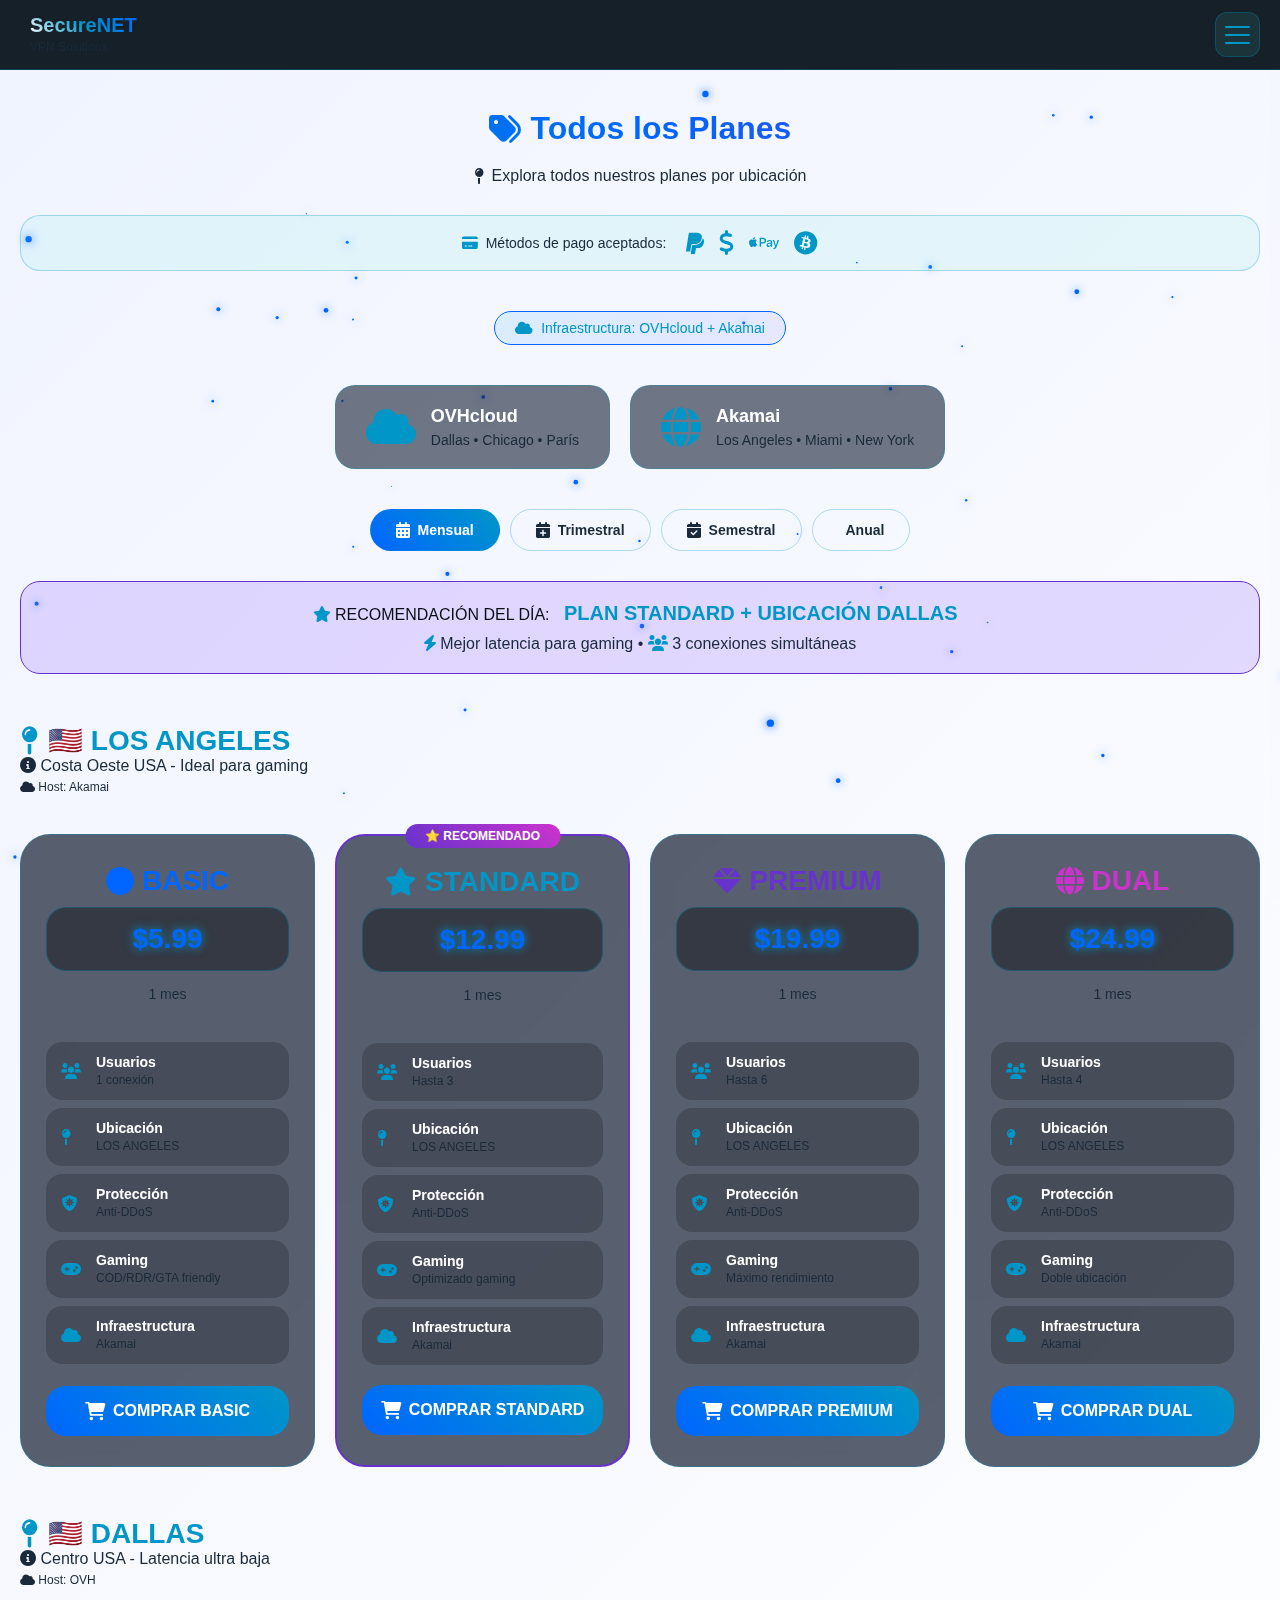
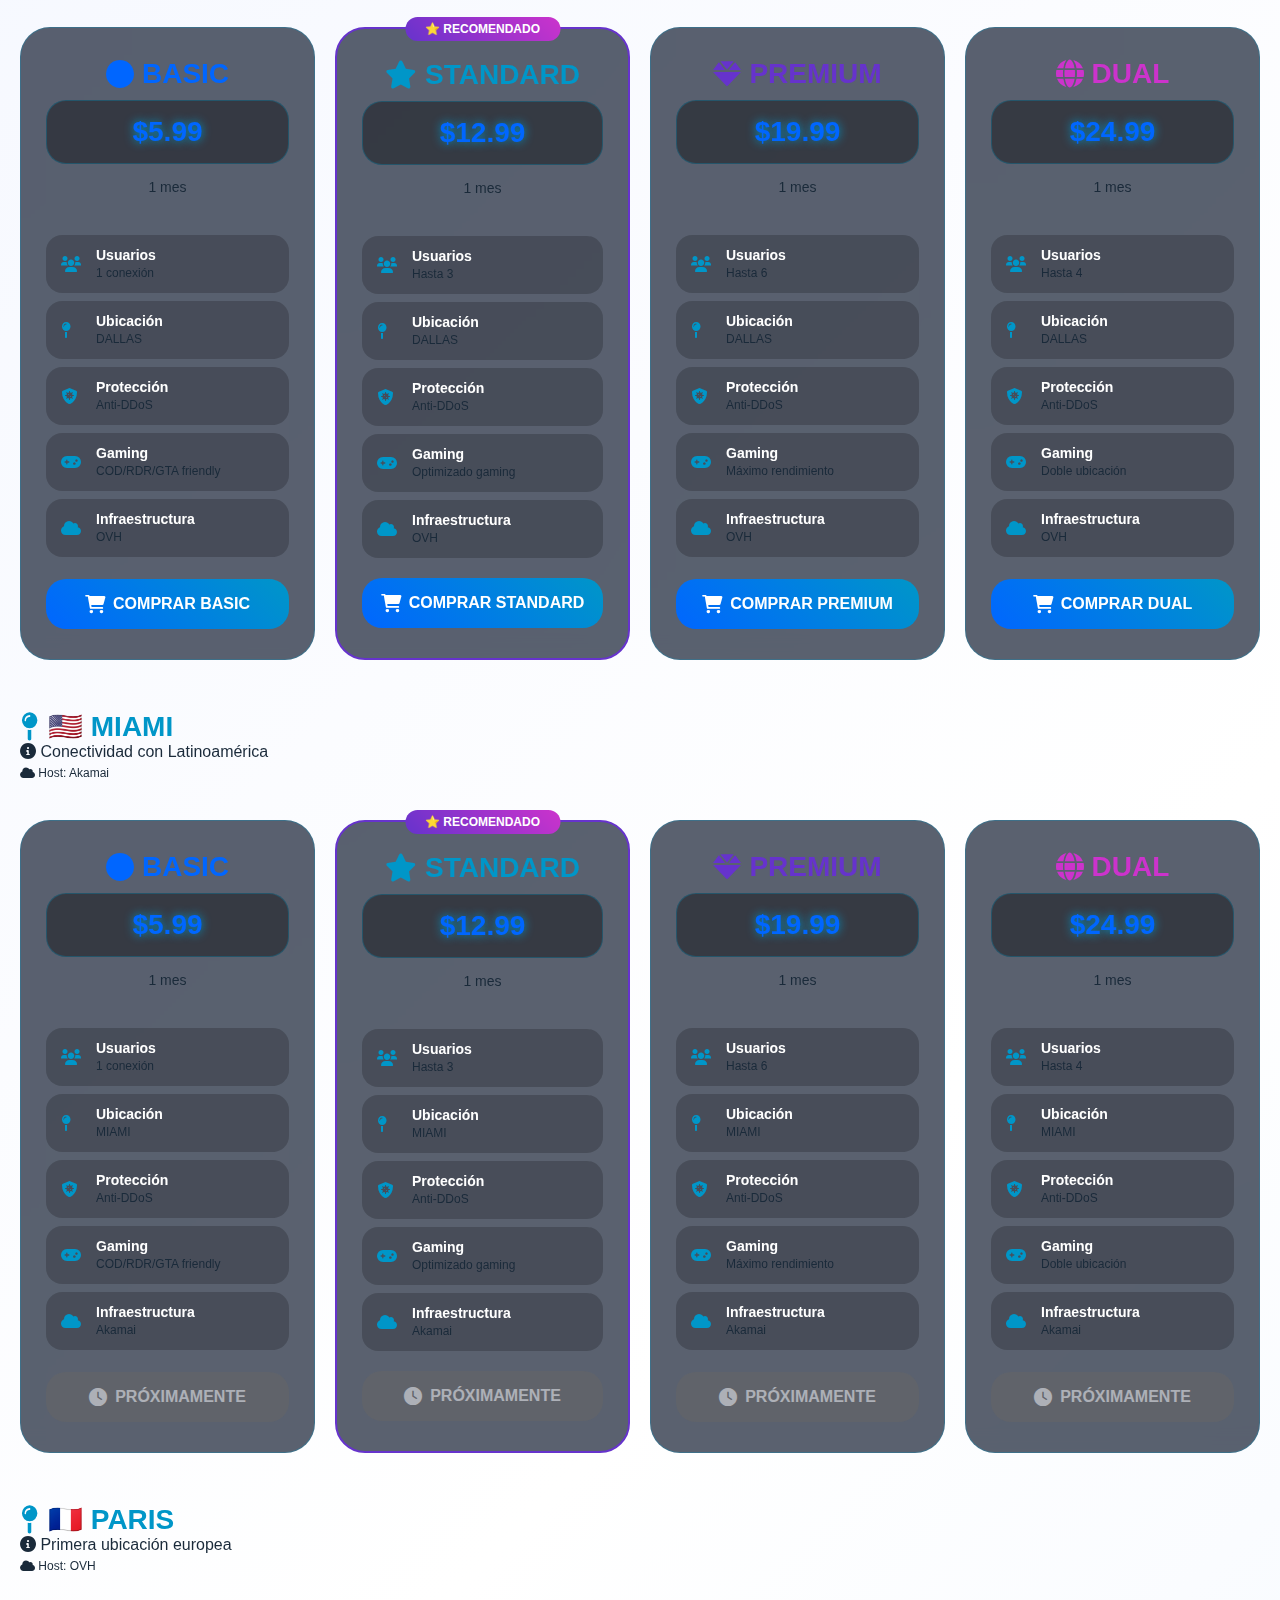
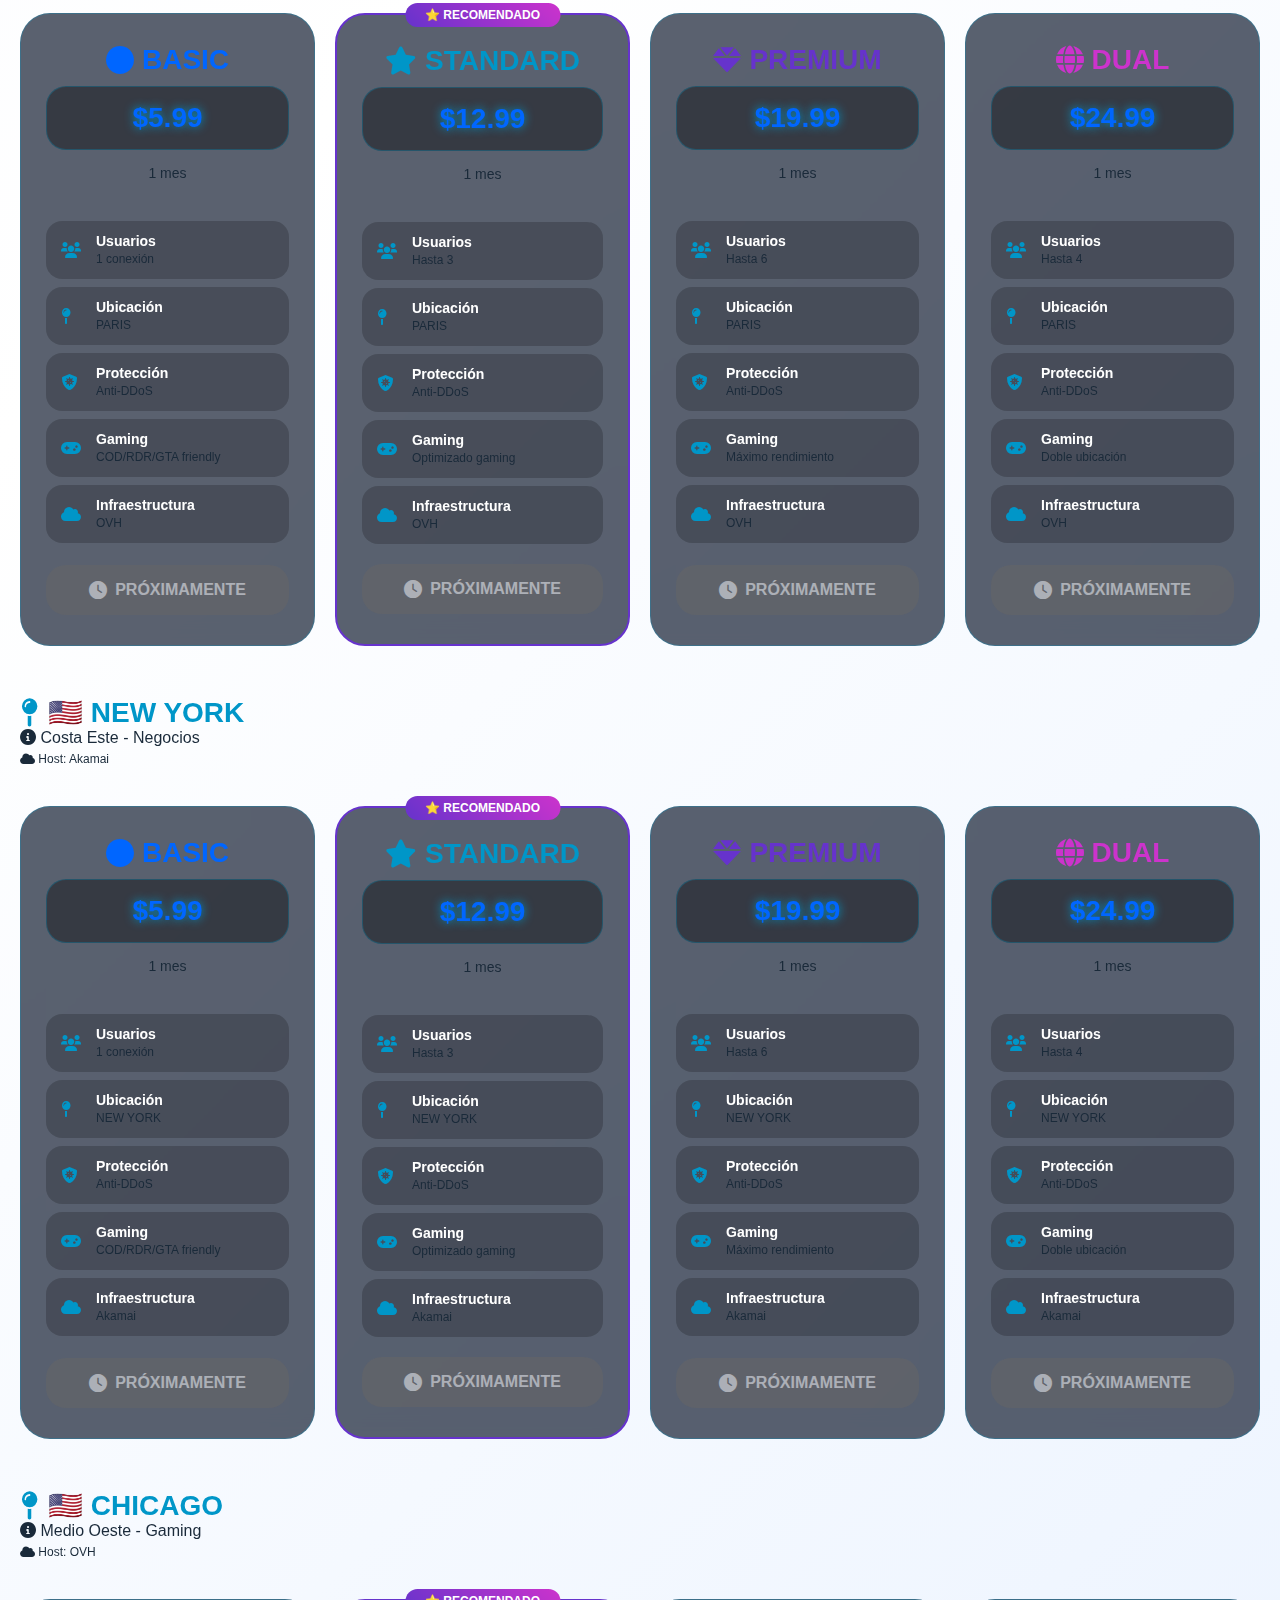
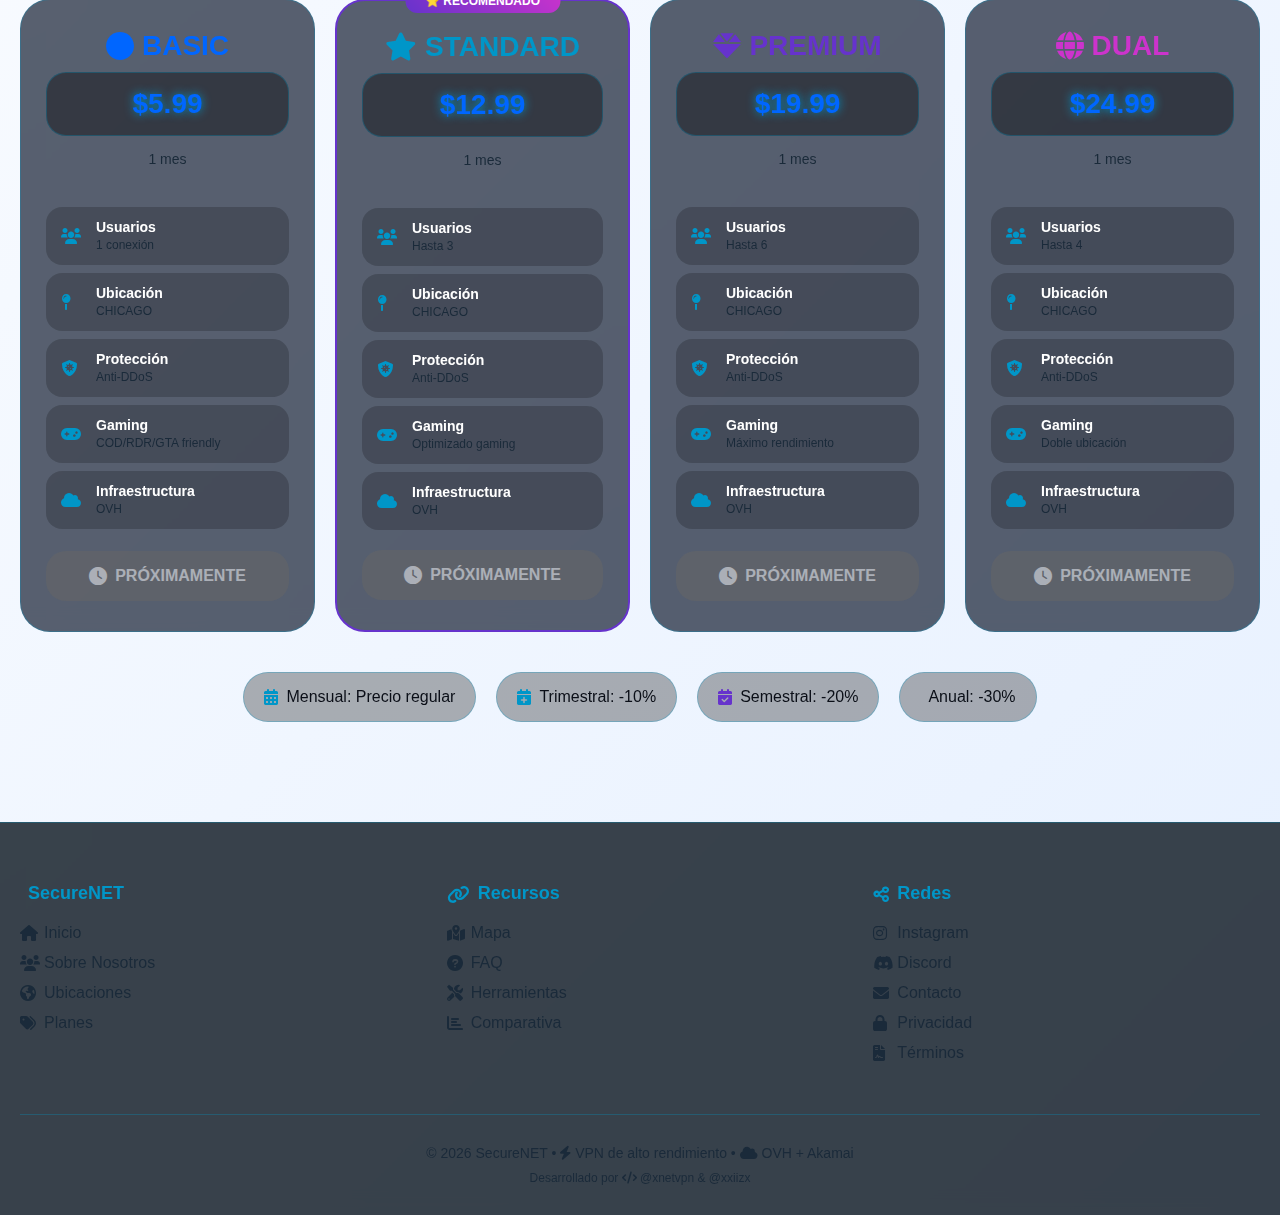
<file: plans.html>
<!DOCTYPE html>
<html lang="es">
<head>
  <meta charset="UTF-8">
  <title>Planes | SecureNET VPN</title>
  <meta name="viewport" content="width=device-width, initial-scale=1.0">
  <meta name="description" content="Planes SecureNET VPN - Basic, Standard, Premium y Dual - OVH + Akamai">
  <meta name="color-scheme" content="dark light" />
  <meta name="theme-color" content="#070b12" />
  <link rel="stylesheet" href="https://cdnjs.cloudflare.com/ajax/libs/font-awesome/6.0.0/css/all.min.css">
  <link rel="icon" type="image/png" href="[data-uri]" />
  <style>
    *{margin:0;padding:0;box-sizing:border-box;}
    :root{
      --bg:#0a0e17;
      --bg-gradient:linear-gradient(135deg,#0a0e17 0%,#0d1525 50%,#0a1422 100%);
      --card:rgba(16,42,67,0.7);
      --border:rgba(64,224,208,0.3);
      --text:rgba(255,255,255,.95);
      --muted:#b0d0ff;
      --neonCyan:#40e0d0;
      --neonBlue:#00b4ff;
      --neonPurple:#8c55ff;
      --neonPink:#ff55ff;
      --shadowDeep:0 25px 80px rgba(0,50,100,0.4);
      --glass:rgba(255,255,255,0.05);
      --ease:cubic-bezier(.2,.8,.2,1);
    }
    [data-theme=light]{
      --bg:#f0f4ff;
      --bg-gradient:linear-gradient(135deg,#f0f4ff 0%,#fff 50%,#e6f0ff 100%);
      --card:rgba(255,255,255,0.9);
      --border:rgba(0,150,200,0.3);
      --text:#0a0e17;
      --muted:#1a2a3a;
      --neonCyan:#0096c8;
      --neonBlue:#0066ff;
      --neonPurple:#6633cc;
      --neonPink:#cc33cc;
    }
    [data-theme=hacker]{
      --bg:#0f0f0f;
      --bg-gradient:linear-gradient(135deg,#0f0f0f 0%,#1a1a1a 50%,#0a0a0a 100%);
      --card:#0a0a0a;
      --border:#0f0;
      --text:#0f0;
      --muted:#0c0;
      --neonCyan:#0f0;
      --neonBlue:#0d0;
      --neonPurple:#0c0;
      --neonPink:#0e0;
      font-family:'Courier New',monospace;
    }
    body{
      font-family:'Inter',sans-serif;
      background:var(--bg-gradient);
      color:var(--text);
      min-height:100vh;
      transition:.3s;
      overflow-x:hidden;
    }
    #canvas-3d{
      position:fixed;
      top:0;left:0;
      width:100%;height:100%;
      z-index:-1;
      pointer-events:none;
    }
    .app{min-height:100vh;display:flex;flex-direction:column;}

    .main-header{
      background:rgba(10,20,30,0.95);
      backdrop-filter:blur(20px);
      border-bottom:1px solid var(--border);
      position:fixed;
      top:0;left:0;right:0;
      z-index:9999;
      padding:12px 0;
    }
    .header-spacer{height:80px;}

    .menu-container{
      display:flex;
      align-items:center;
      justify-content:space-between;
      padding:0 20px;
    }
    .logo{
      display:flex;
      align-items:center;
      gap:10px;
    }
    .logo-icon{
      font-size:32px;
      color:var(--neonCyan);
      filter:drop-shadow(0 0 10px var(--neonCyan));
    }
    .logo-text h1{
      font-size:20px;
      font-weight:700;
      background:linear-gradient(45deg,#fff,var(--neonCyan),var(--neonBlue));
      -webkit-background-clip:text;
      -webkit-text-fill-color:transparent;
    }
    .logo-text span{font-size:12px;color:var(--muted);}

    .hamburger{
      width:45px;height:45px;
      background:rgba(64,224,208,0.1);
      border:1px solid var(--border);
      border-radius:12px;
      display:flex;
      flex-direction:column;
      justify-content:center;
      align-items:center;
      gap:6px;
      cursor:pointer;
      transition:.3s;
      z-index:10000;
    }
    .hamburger:hover{
      background:rgba(64,224,208,0.2);
      border-color:var(--neonCyan);
    }
    .hamburger span{
      width:25px;height:2px;
      background:var(--neonCyan);
      border-radius:2px;
      transition:.3s;
    }
    .hamburger.active span:nth-child(1){transform:rotate(45deg) translate(6px,6px);}
    .hamburger.active span:nth-child(2){opacity:0;}
    .hamburger.active span:nth-child(3){transform:rotate(-45deg) translate(6px,-6px);}

    .menu-overlay{
      position:fixed;
      top:0;left:0;
      width:100%;height:100%;
      background:rgba(0,0,0,0.5);
      backdrop-filter:blur(5px);
      z-index:9997;
      opacity:0;
      visibility:hidden;
      transition:opacity 0.3s var(--ease), visibility 0.3s var(--ease);
    }
    .menu-overlay.active{
      opacity:1;
      visibility:visible;
    }

    .dashboard-menu{
      position:fixed;
      top:0;
      right:-320px;
      width:280px;
      height:100vh;
      background:rgba(10,20,30,0.98);
      backdrop-filter:blur(20px);
      border-left:1px solid var(--border);
      transition:right 0.4s var(--ease);
      z-index:9998;
      box-shadow:-5px 0 30px rgba(0,0,0,0.5);
      display:flex;
      flex-direction:column;
      overflow-y:auto;
    }
    .dashboard-menu::-webkit-scrollbar{width:6px;}
    .dashboard-menu::-webkit-scrollbar-track{background:rgba(255,255,255,0.05);}
    .dashboard-menu::-webkit-scrollbar-thumb{background:var(--neonCyan);border-radius:3px;}
    .dashboard-menu.open{right:0;}

    .dashboard-header{
      font-size:18px;
      color:var(--neonCyan);
      margin:30px 20px 20px;
      padding-bottom:15px;
      border-bottom:1px solid var(--border);
      text-transform:uppercase;
      letter-spacing:2px;
      display:flex;
      align-items:center;
      gap:10px;
      position:sticky;
      top:0;
      background:rgba(10,20,30,0.95);
      backdrop-filter:blur(20px);
      z-index:1;
    }
    .dashboard-items{padding:0 20px 20px;}
    .dashboard-item{
      display:flex;
      align-items:center;
      gap:15px;
      padding:15px;
      color:var(--muted);
      text-decoration:none;
      border-radius:12px;
      margin-bottom:5px;
      transition:.2s;
      font-size:15px;
    }
    .dashboard-item i{width:20px;text-align:center;}
    .dashboard-item:hover{
      background:rgba(64,224,208,0.1);
      color:var(--neonCyan);
    }
    .dashboard-item.active{
      background:linear-gradient(45deg,var(--neonBlue),var(--neonCyan));
      color:white;
    }
    .dashboard-footer{
      padding:20px;
      border-top:1px solid var(--border);
      background:rgba(10,20,30,0.95);
      backdrop-filter:blur(20px);
      position:sticky;
      bottom:0;
    }
    .theme-selector-dashboard{
      display:flex;
      gap:5px;
      background:rgba(0,0,0,0.3);
      padding:4px;
      border-radius:50px;
      border:1px solid var(--border);
      margin-top:15px;
    }
    .theme-btn-dashboard{
      flex:1;
      padding:8px;
      border:none;
      background:transparent;
      color:var(--muted);
      border-radius:50px;
      cursor:pointer;
      font-size:14px;
      transition:.2s;
      display:flex;
      align-items:center;
      justify-content:center;
      gap:5px;
    }
    .theme-btn-dashboard i{font-size:14px;}
    .theme-btn-dashboard.active{
      background:var(--neonCyan);
      color:var(--bg);
    }

    .container{
      max-width:1400px;
      margin:0 auto;
      padding:0 20px;
      width:100%;
    }
    .section-title{
      font-size:32px;
      margin:30px 0 20px;
      text-align:center;
      background:linear-gradient(45deg,var(--neonCyan),var(--neonBlue),var(--neonPurple));
      -webkit-background-clip:text;
      -webkit-text-fill-color:transparent;
      display:flex;
      align-items:center;
      justify-content:center;
      gap:10px;
    }
    .section-subtitle{
      text-align:center;
      color:var(--muted);
      margin-bottom:30px;
      font-size:16px;
      display:flex;
      align-items:center;
      justify-content:center;
      gap:8px;
    }

    .payment-banner{
      background:rgba(64,224,208,0.1);
      border:1px solid var(--border);
      border-radius:20px;
      padding:15px 25px;
      margin:30px 0;
      display:flex;
      flex-wrap:wrap;
      gap:20px;
      justify-content:center;
      align-items:center;
    }
    .payment-banner span{
      color:var(--muted);
      font-size:14px;
      display:flex;
      align-items:center;
      gap:8px;
    }
    .payment-banner span i{color:var(--neonCyan);}
    .payment-icons{
      display:flex;
      gap:15px;
    }
    .payment-icons i{
      font-size:24px;
      color:var(--neonCyan);
      transition:.3s;
    }
    .payment-icons i:hover{
      transform:translateY(-3px);
      color:var(--neonBlue);
    }

    .hosting-badge{
      background:linear-gradient(135deg,rgba(0,150,255,0.1),rgba(100,100,255,0.1));
      border:1px solid var(--neonBlue);
      border-radius:50px;
      padding:8px 20px;
      display:inline-flex;
      align-items:center;
      gap:8px;
      color:var(--neonCyan);
      font-size:14px;
      margin:10px 0;
    }

    .period-selector{
      display:flex;
      justify-content:center;
      gap:10px;
      margin:30px 0;
      flex-wrap:wrap;
    }
    .period-btn{
      padding:12px 25px;
      background:transparent;
      border:1px solid var(--border);
      border-radius:50px;
      color:var(--muted);
      cursor:pointer;
      transition:.3s;
      font-size:14px;
      font-weight:600;
      display:flex;
      align-items:center;
      gap:8px;
    }
    .period-btn i{font-size:16px;}
    .period-btn:hover{
      background:rgba(64,224,208,0.1);
      color:var(--neonCyan);
    }
    .period-btn.active{
      background:linear-gradient(45deg,var(--neonBlue),var(--neonCyan));
      color:white;
      border-color:transparent;
    }

    .recommendation-banner{
      background:rgba(140,85,255,0.2);
      border:1px solid var(--neonPurple);
      border-radius:20px;
      padding:20px;
      margin-bottom:30px;
      text-align:center;
    }
    .recommendation-banner i{color:var(--neonCyan);}
    .recommendation-banner .highlight{
      color:var(--neonCyan);
      font-size:20px;
      font-weight:800;
      display:inline-block;
      margin:0 10px;
    }
    .recommendation-banner .subtext{
      color:var(--muted);
      display:block;
      margin-top:10px;
    }

    .infra-showcase{
      display:flex;
      gap:20px;
      justify-content:center;
      margin:30px 0 40px;
      flex-wrap:wrap;
    }
    .infra-card{
      background:rgba(20,30,50,0.6);
      border:1px solid var(--border);
      border-radius:20px;
      padding:20px 30px;
      display:flex;
      align-items:center;
      gap:15px;
      transition:.3s;
    }
    .infra-card:hover{
      transform:translateY(-5px);
      border-color:var(--neonCyan);
    }
    .infra-card i{
      font-size:40px;
      color:var(--neonCyan);
    }
    .infra-card div h4{
      color:white;
      font-size:18px;
      margin-bottom:5px;
    }
    .infra-card div p{
      color:var(--muted);
      font-size:14px;
    }

    .plans-grid{
      display:grid;
      grid-template-columns:repeat(4, 1fr);
      gap:20px;
      margin:40px 0;
    }
    @media (max-width: 1200px) {
      .plans-grid { grid-template-columns:repeat(2, 1fr); }
    }
    @media (max-width: 768px) {
      .plans-grid { grid-template-columns:1fr; }
    }
    
    .plan-card{
      background:rgba(20,30,50,0.7);
      backdrop-filter:blur(10px);
      border:1px solid var(--border);
      border-radius:30px;
      padding:30px 25px;
      transition:.3s;
      display:flex;
      flex-direction:column;
      height:100%;
      min-height:580px;
    }
    .plan-card:hover{
      transform:translateY(-10px);
      border-color:var(--neonCyan);
      box-shadow:0 30px 50px rgba(64,224,208,0.2);
    }
    .plan-card.recommended{
      border:2px solid var(--neonPurple);
      position:relative;
    }
    .plan-card.recommended::before{
      content:'⭐ RECOMENDADO';
      position:absolute;
      top:-12px;left:50%;
      transform:translateX(-50%);
      background:linear-gradient(45deg,var(--neonPurple),var(--neonPink));
      color:white;
      padding:5px 20px;
      border-radius:50px;
      font-size:12px;
      font-weight:700;
      white-space:nowrap;
      z-index:10;
    }
    .plan-header{
      display:flex;
      flex-direction:column;
      align-items:center;
      margin-bottom:20px;
      gap:10px;
      text-align:center;
    }
    .plan-name{
      font-size:28px;
      font-weight:800;
      display:flex;
      align-items:center;
      justify-content:center;
      gap:8px;
    }
    .plan-name i{font-size:28px;}
    .plan-card.basic .plan-name{color:var(--neonBlue);}
    .plan-card.standard .plan-name{color:var(--neonCyan);}
    .plan-card.premium .plan-name{color:var(--neonPurple);}
    .plan-card.dual .plan-name{color:var(--neonPink);}
    .plan-price{
      background:rgba(0,0,0,0.4);
      border:1px solid var(--border);
      border-radius:20px;
      padding:15px 20px;
      font-size:28px;
      font-weight:800;
      color:white;
      text-shadow:0 0 10px var(--neonCyan);
      width:100%;
      text-align:center;
    }
    .price-monthly{color:var(--neonBlue);}
    .price-quarterly{color:var(--neonCyan);}
    .price-semesterly{color:var(--neonPurple);}
    .price-yearly{color:var(--neonPink);}
    .dual-discount{
      background:rgba(255,85,255,0.2);
      border-radius:20px;
      padding:3px 10px;
      font-size:12px;
      margin-top:5px;
      color:var(--neonPink);
      font-weight:600;
      display:inline-flex;
      align-items:center;
      gap:5px;
    }
    .plan-features{
      flex:1;
      display:flex;
      flex-direction:column;
      gap:8px;
      margin:20px 0;
    }
    .feature-item{
      display:flex;
      align-items:center;
      gap:15px;
      padding:12px 15px;
      background:rgba(0,0,0,0.2);
      border-radius:16px;
    }
    .feature-item i{
      width:20px;
      color:var(--neonCyan);
      font-size:16px;
    }
    .feature-item div{flex:1;}
    .feature-item div div{
      color:white;
      font-size:14px;
      font-weight:600;
    }
    .feature-item small{
      color:var(--muted);
      font-size:12px;
    }
    .plan-button{
      background:linear-gradient(45deg,var(--neonBlue),var(--neonCyan));
      color:white;
      border:none;
      padding:16px;
      border-radius:20px;
      font-weight:700;
      cursor:pointer;
      transition:.3s;
      text-align:center;
      text-decoration:none;
      margin-top:auto;
      font-size:16px;
      display:flex;
      align-items:center;
      justify-content:center;
      gap:8px;
    }
    .plan-button i{font-size:18px;}
    .plan-button:hover:not(:disabled){
      transform:translateY(-3px);
      box-shadow:0 10px 30px rgba(64,224,208,0.4);
    }
    .plan-button:disabled{
      opacity:0.5;
      cursor:not-allowed;
      background:#666;
    }

    .discount-note{
      display:flex;
      gap:20px;
      justify-content:center;
      flex-wrap:wrap;
      margin:40px 0;
    }
    .discount-item{
      background:rgba(0,0,0,0.3);
      padding:15px 20px;
      border-radius:50px;
      border:1px solid var(--border);
      display:flex;
      align-items:center;
      gap:8px;
    }
    .discount-item i{color:var(--neonCyan);}

    .main-footer{
      background:rgba(10,20,30,0.8);
      backdrop-filter:blur(10px);
      border-top:1px solid var(--border);
      padding:60px 0 30px;
      margin-top:60px;
    }
    .footer-grid{
      display:grid;
      grid-template-columns:repeat(auto-fit,minmax(200px,1fr));
      gap:40px;
      margin-bottom:40px;
    }
    .footer-col h4{
      color:var(--neonCyan);
      margin-bottom:20px;
      font-size:18px;
      display:flex;
      align-items:center;
      gap:8px;
    }
    .footer-col ul li{
      list-style:none;
      margin-bottom:12px;
    }
    .footer-col ul li a{
      color:var(--muted);
      text-decoration:none;
      cursor:pointer;
      transition:.2s;
      display:flex;
      align-items:center;
      gap:8px;
    }
    .footer-col ul li a i{width:16px;}
    .footer-col ul li a:hover{
      color:var(--neonCyan);
      padding-left:5px;
    }
    .footer-bottom{
      text-align:center;
      padding-top:30px;
      border-top:1px solid var(--border);
      color:var(--muted);
      font-size:14px;
    }

    .toast{
      position:fixed;
      bottom:30px;left:50%;
      transform:translateX(-50%) translateY(100px);
      background:linear-gradient(45deg,rgba(16,42,67,0.9),rgba(10,30,50,0.9));
      border:1px solid var(--neonCyan);
      border-radius:20px;
      padding:16px 30px;
      color:white;
      z-index:10000;
      opacity:0;
      transition:.4s;
      backdrop-filter:blur(10px);
      display:flex;
      align-items:center;
      gap:10px;
    }
    .toast i{color:var(--neonCyan);}
    .toast.show{transform:translateX(-50%) translateY(0);opacity:1;}

    @media (max-width:768px){
      .dashboard-menu{width:250px;}
      .plan-header{flex-direction:column;}
      .plan-price{width:100%;}
      .period-selector{gap:5px;}
      .period-btn{padding:10px 15px; font-size:13px;}
    }
  </style>
</head>
<body data-theme="dark">
  <canvas id="canvas-3d"></canvas>
  <div class="toast" id="toast">
    <i class="fas fa-check-circle"></i>
    <span></span>
  </div>

  <div class="app">
    <header class="main-header">
      <div class="menu-container">
        <div class="logo">
          <span class="logo-icon"><i class="fas fa-shield-halos"></i></span>
          <div class="logo-text">
            <h1>SecureNET</h1>
            <span>VPN Solutions</span>
          </div>
        </div>
        <div class="hamburger" id="hamburger" onclick="toggleMenu()">
          <span></span>
          <span></span>
          <span></span>
        </div>
      </div>
    </header>

    <div class="menu-overlay" id="menuOverlay" onclick="toggleMenu()"></div>

    <div class="dashboard-menu" id="dashboardMenu">
      <div class="dashboard-header"><i class="fas fa-bars"></i> MENÚ PRINCIPAL</div>
      <div class="dashboard-items">
        <a href="index.html" class="dashboard-item"><i class="fas fa-home"></i> Inicio</a>
        <a href="about.html" class="dashboard-item"><i class="fas fa-users"></i> Sobre Nosotros</a>
        <a href="locations.html" class="dashboard-item"><i class="fas fa-globe-americas"></i> Ubicaciones</a>
        <a href="plans.html" class="dashboard-item active"><i class="fas fa-tags"></i> Planes</a>
        <a href="map.html" class="dashboard-item"><i class="fas fa-map-marked-alt"></i> Mapa</a>
        <a href="faq.html" class="dashboard-item"><i class="fas fa-question-circle"></i> FAQ</a>
        <a href="tools.html" class="dashboard-item"><i class="fas fa-tools"></i> Herramientas</a>
        <a href="social.html" class="dashboard-item"><i class="fas fa-share-alt"></i> Redes Sociales</a>
        <a href="comparison.html" class="dashboard-item"><i class="fas fa-chart-bar"></i> Comparativa</a>
        <a href="contact.html" class="dashboard-item"><i class="fas fa-envelope"></i> Contacto</a>
        <a href="privacy-policy.html" class="dashboard-item"><i class="fas fa-lock"></i> Privacidad</a>
        <a href="terms.html" class="dashboard-item"><i class="fas fa-file-contract"></i> Términos</a>
      </div>
      <div class="dashboard-footer">
        <a href="https://discord.gg/ZSg4CrbEXR" target="_blank" class="dashboard-item"><i class="fab fa-discord"></i> Discord</a>
        <div class="theme-selector-dashboard">
          <button class="theme-btn-dashboard active" onclick="setTheme('dark')"><i class="fas fa-moon"></i></button>
          <button class="theme-btn-dashboard" onclick="setTheme('light')"><i class="fas fa-sun"></i></button>
          <button class="theme-btn-dashboard" onclick="setTheme('hacker')"><i class="fas fa-code"></i></button>
        </div>
      </div>
    </div>

    <div class="header-spacer"></div>

    <main class="container">
      <h2 class="section-title"><i class="fas fa-tags"></i> Todos los Planes</h2>
      <p class="section-subtitle"><i class="fas fa-map-pin"></i> Explora todos nuestros planes por ubicación</p>

      <div class="payment-banner">
        <span><i class="fas fa-credit-card"></i> Métodos de pago aceptados:</span>
        <div class="payment-icons">
          <i class="fab fa-paypal" title="PayPal"></i>
          <i class="fas fa-dollar-sign" title="Cash App"></i>
          <i class="fab fa-apple-pay" title="Apple Pay"></i>
          <i class="fab fa-bitcoin" title="Bitcoin"></i>
        </div>
      </div>

      <!-- HOSTING INFO -->
      <div style="text-align:center; margin-bottom:20px;">
        <span class="hosting-badge"><i class="fas fa-cloud"></i> Infraestructura: OVHcloud + Akamai</span>
      </div>

      <!-- SHOWCASE DE INFRAESTRUCTURA (NUEVO) -->
      <div class="infra-showcase">
        <div class="infra-card">
          <i class="fas fa-cloud"></i>
          <div>
            <h4>OVHcloud</h4>
            <p>Dallas • Chicago • París</p>
          </div>
        </div>
        <div class="infra-card">
          <i class="fas fa-globe"></i>
          <div>
            <h4>Akamai</h4>
            <p>Los Angeles • Miami • New York</p>
          </div>
        </div>
      </div>
      
      <div class="period-selector">
        <button class="period-btn active" onclick="setPeriod('monthly', this)"><i class="fas fa-calendar-alt"></i> Mensual</button>
        <button class="period-btn" onclick="setPeriod('quarterly', this)"><i class="fas fa-calendar-plus"></i> Trimestral</button>
        <button class="period-btn" onclick="setPeriod('semesterly', this)"><i class="fas fa-calendar-check"></i> Semestral</button>
        <button class="period-btn" onclick="setPeriod('yearly', this)"><i class="fas fa-calendar-star"></i> Anual</button>
      </div>

      <div class="recommendation-banner">
        <span><i class="fas fa-star"></i> RECOMENDACIÓN DEL DÍA:</span>
        <span class="highlight">PLAN STANDARD + UBICACIÓN DALLAS</span>
        <span class="subtext"><i class="fas fa-bolt"></i> Mejor latencia para gaming • <i class="fas fa-users"></i> 3 conexiones simultáneas</span>
      </div>

      <div id="all-locations-plans"></div>

      <div class="discount-note">
        <div class="discount-item"><i class="fas fa-calendar-alt"></i> Mensual: Precio regular</div>
        <div class="discount-item"><i class="fas fa-calendar-plus" style="color:var(--neonCyan);"></i> Trimestral: -10%</div>
        <div class="discount-item"><i class="fas fa-calendar-check" style="color:var(--neonPurple);"></i> Semestral: -20%</div>
        <div class="discount-item"><i class="fas fa-calendar-star" style="color:var(--neonPink);"></i> Anual: -30%</div>
      </div>
    </main>

    <footer class="main-footer">
      <div class="container">
        <div class="footer-grid">
          <div class="footer-col">
            <h4><i class="fas fa-shield-halos"></i> SecureNET</h4>
            <ul>
              <li><a href="index.html"><i class="fas fa-home"></i> Inicio</a></li>
              <li><a href="about.html"><i class="fas fa-users"></i> Sobre Nosotros</a></li>
              <li><a href="locations.html"><i class="fas fa-globe-americas"></i> Ubicaciones</a></li>
              <li><a href="plans.html"><i class="fas fa-tags"></i> Planes</a></li>
            </ul>
          </div>
          <div class="footer-col">
            <h4><i class="fas fa-link"></i> Recursos</h4>
            <ul>
              <li><a href="map.html"><i class="fas fa-map-marked-alt"></i> Mapa</a></li>
              <li><a href="faq.html"><i class="fas fa-question-circle"></i> FAQ</a></li>
              <li><a href="tools.html"><i class="fas fa-tools"></i> Herramientas</a></li>
              <li><a href="comparison.html"><i class="fas fa-chart-bar"></i> Comparativa</a></li>
            </ul>
          </div>
          <div class="footer-col">
            <h4><i class="fas fa-share-alt"></i> Redes</h4>
            <ul>
              <li><a href="social.html"><i class="fab fa-instagram"></i> Instagram</a></li>
              <li><a href="https://discord.gg/ZSg4CrbEXR" target="_blank"><i class="fab fa-discord"></i> Discord</a></li>
              <li><a href="contact.html"><i class="fas fa-envelope"></i> Contacto</a></li>
              <li><a href="privacy-policy.html"><i class="fas fa-lock"></i> Privacidad</a></li>
              <li><a href="terms.html"><i class="fas fa-file-contract"></i> Términos</a></li>
            </ul>
          </div>
        </div>
        <div class="footer-bottom">
          <p>© 2026 SecureNET • <i class="fas fa-bolt"></i> VPN de alto rendimiento • <i class="fas fa-cloud"></i> OVH + Akamai</p>
          <p style="margin-top:10px;font-size:12px;">Desarrollado por <i class="fas fa-code"></i> @xnetvpn & @xxiizx</p>
        </div>
      </div>
    </footer>
  </div>

  <script>
    const DISCORD_LINK='https://discord.gg/ZSg4CrbEXR';
    const planTypes=[
      {name:'BASIC',class:'basic',icon:'fa-circle',price:5.99,users:'1 conexión',gaming:'COD/RDR/GTA friendly'},
      {name:'STANDARD',class:'standard',icon:'fa-star',price:12.99,users:'Hasta 3',gaming:'Optimizado gaming'},
      {name:'PREMIUM',class:'premium',icon:'fa-gem',price:19.99,users:'Hasta 6',gaming:'Máximo rendimiento'},
      {name:'DUAL',class:'dual',icon:'fa-globe',price:24.99,users:'Hasta 4',gaming:'Doble ubicación'}
    ];
    const locations=[
      {id:'los-angeles',name:'Los Angeles, CA',displayName:'LOS ANGELES',flag:'🇺🇸',description:'Costa Oeste USA - Ideal para gaming',status:'available',ping:45,comingSoon:false,host:'Akamai'},
      {id:'dallas',name:'Dallas, Texas',displayName:'DALLAS',flag:'🇺🇸',description:'Centro USA - Latencia ultra baja',status:'available',ping:35,comingSoon:false,host:'OVH'},
      {id:'miami',name:'Miami, Florida',displayName:'MIAMI',flag:'🇺🇸',description:'Conectividad con Latinoamérica',status:'soon',ping:60,comingSoon:true,host:'Akamai'},
      {id:'paris',name:'Paris, Francia',displayName:'PARIS',flag:'🇫🇷',description:'Primera ubicación europea',status:'soon',ping:90,comingSoon:true,host:'OVH'},
      {id:'new-york',name:'New York, NY',displayName:'NEW YORK',flag:'🇺🇸',description:'Costa Este - Negocios',status:'soon',ping:50,comingSoon:true,host:'Akamai'},
      {id:'chicago',name:'Chicago, Illinois',displayName:'CHICAGO',flag:'🇺🇸',description:'Medio Oeste - Gaming',status:'soon',ping:40,comingSoon:true,host:'OVH'}
    ];
    let currentPeriod = 'monthly';

    const canvas=document.getElementById('canvas-3d'),ctx=canvas.getContext('2d');
    canvas.width=window.innerWidth;canvas.height=window.innerHeight;
    const particles=[];
    for(let i=0;i<70;i++)particles.push({x:Math.random()*canvas.width,y:Math.random()*canvas.height,z:Math.random()*1000,size:Math.random()*2+1,speed:Math.random()*2+1});
    function animate3D(){
      ctx.clearRect(0,0,canvas.width,canvas.height);
      const theme=document.body.dataset.theme,color=theme==='hacker'?'#0f0':theme==='light'?'#06f':'#0ff';
      particles.forEach(p=>{
        p.z-=p.speed;if(p.z<=0){p.z=1000;p.x=Math.random()*canvas.width;p.y=Math.random()*canvas.height;}
        const scale=500/p.z,x2d=(p.x-canvas.width/2)*scale+canvas.width/2,y2d=(p.y-canvas.height/2)*scale+canvas.height/2;
        ctx.beginPath();ctx.arc(x2d,y2d,p.size*scale,0,Math.PI*2);ctx.fillStyle=color;ctx.shadowColor=color;ctx.shadowBlur=10;ctx.fill();
      });requestAnimationFrame(animate3D);
    }
    animate3D();
    window.addEventListener('resize',()=>{canvas.width=window.innerWidth;canvas.height=window.innerHeight;});

    function toggleMenu(){
      const h=document.getElementById('hamburger'),m=document.getElementById('dashboardMenu'),o=document.getElementById('menuOverlay');
      h.classList.toggle('active');m.classList.toggle('open');o.classList.toggle('active');
      document.body.style.overflow=m.classList.contains('open')?'hidden':'';
    }
    document.addEventListener('keydown',(e)=>{if(e.key==='Escape'&&document.getElementById('dashboardMenu').classList.contains('open'))toggleMenu();});
    
    function setTheme(theme){
      document.body.dataset.theme = theme;
      localStorage.setItem('securenet-theme', theme);
      document.querySelectorAll('.theme-btn-dashboard').forEach(b => b.classList.remove('active'));
      document.querySelector(`.theme-btn-dashboard[onclick*="${theme}"]`).classList.add('active');
    }

    function getTotalPriceForPeriod(basePrice, period){
      const multipliers = {monthly:1, quarterly:3, semesterly:6, yearly:12};
      const discounts = {monthly:1, quarterly:0.9, semesterly:0.8, yearly:0.7};
      const total = basePrice * multipliers[period] * discounts[period];
      return '$' + total.toFixed(2);
    }

    function setPeriod(period, btn){
      currentPeriod = period;
      document.querySelectorAll('.period-btn').forEach(b => b.classList.remove('active'));
      btn.classList.add('active');
      renderAllLocationsPlans();
    }
    
    function renderAllLocationsPlans(){
      const container = document.getElementById('all-locations-plans');
      if(!container) return;
      
      let periodText = '';
      if(currentPeriod === 'monthly') periodText = '1 mes';
      else if(currentPeriod === 'quarterly') periodText = '3 meses';
      else if(currentPeriod === 'semesterly') periodText = '6 meses';
      else if(currentPeriod === 'yearly') periodText = '12 meses';
      
      container.innerHTML=locations.map(l=>`
        <div style="margin:50px 0 30px;">
          <h2 style="color:var(--neonCyan);font-size:28px; display:flex; align-items:center; gap:10px;">
            <i class="fas fa-map-pin"></i> ${l.flag} ${l.displayName}
          </h2>
          <p style="color:var(--muted);"><i class="fas fa-info-circle"></i> ${l.description}</p>
          <p style="color:var(--muted); font-size:12px; margin-top:5px;"><i class="fas fa-cloud"></i> Host: ${l.host}</p>
        </div>
        <div class="plans-grid">${planTypes.map(p=>{
          let totalPrice = getTotalPriceForPeriod(p.price, currentPeriod);
          return `
          <div class="plan-card ${p.class} ${p.name==='STANDARD'?'recommended':''}">
            <div class="plan-header">
              <div class="plan-name"><i class="fas ${p.icon}"></i> ${p.name}</div>
              <div class="plan-price price-${currentPeriod}">${totalPrice}</div>
              ${p.name === 'DUAL' && currentPeriod !== 'monthly' ? '<div class="dual-discount"><i class="fas fa-tag"></i> 20% OFF</div>' : ''}
              <div style="color:var(--muted); font-size:14px; margin-top:5px;">${periodText}</div>
            </div>
            <div class="plan-features">
              <div class="feature-item"><i class="fas fa-users"></i><div><div>Usuarios</div><small>${p.users}</small></div></div>
              <div class="feature-item"><i class="fas fa-map-pin"></i><div><div>Ubicación</div><small>${l.displayName}</small></div></div>
              <div class="feature-item"><i class="fas fa-shield-virus"></i><div><div>Protección</div><small>Anti-DDoS</small></div></div>
              <div class="feature-item"><i class="fas fa-gamepad"></i><div><div>Gaming</div><small>${p.gaming}</small></div></div>
              <div class="feature-item"><i class="fas fa-cloud"></i><div><div>Infraestructura</div><small>${l.host}</small></div></div>
            </div>
            ${!l.comingSoon?`<a href="${DISCORD_LINK}" target="_blank" class="plan-button"><i class="fas fa-shopping-cart"></i> COMPRAR ${p.name}</a>`:'<button class="plan-button" disabled><i class="fas fa-clock"></i> PRÓXIMAMENTE</button>'}
          </div>`}).join('')}</div>`).join('');
    }

    function copyUsername(username){
      navigator.clipboard.writeText(username).then(()=>showToast(`Copiado: ${username}`));
    }
    function showToast(m){
      const t=document.getElementById('toast');
      t.querySelector('span').textContent = m;
      t.classList.add('show');
      setTimeout(()=>t.classList.remove('show'),2000);
    }

    window.onload=()=>{
      const savedTheme = localStorage.getItem('securenet-theme') || 'dark';
      document.body.dataset.theme = savedTheme;
      document.querySelectorAll('.theme-btn-dashboard').forEach(b => {
        b.classList.remove('active');
        if(b.textContent.toLowerCase().includes(savedTheme) || 
           (savedTheme==='dark' && b.innerHTML.includes('moon')) ||
           (savedTheme==='light' && b.innerHTML.includes('sun')) ||
           (savedTheme==='hacker' && b.innerHTML.includes('code'))) {
          b.classList.add('active');
        }
      });
      renderAllLocationsPlans();
      window.toggleMenu=toggleMenu;window.setTheme=setTheme;
      window.setPeriod=setPeriod;window.copyUsername=copyUsername;
    };
  </script>
</body>
</html>
</file>
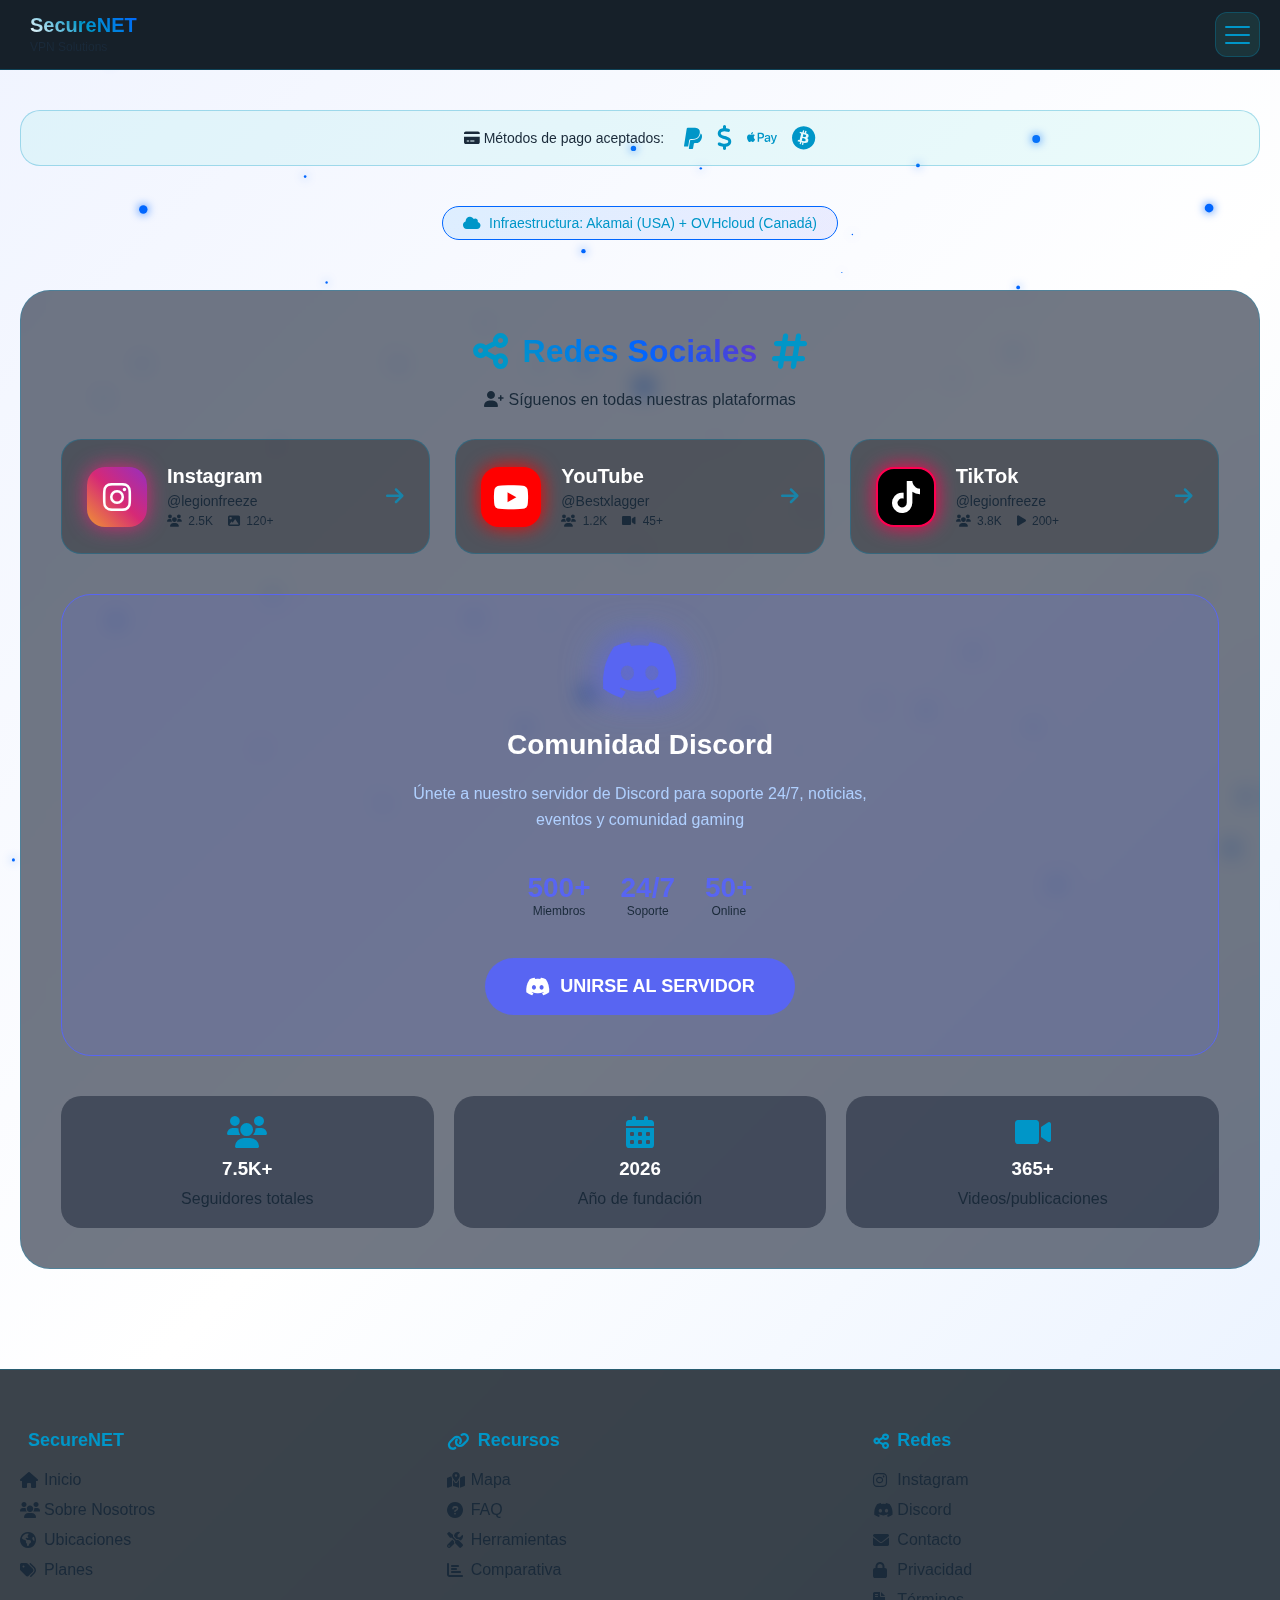
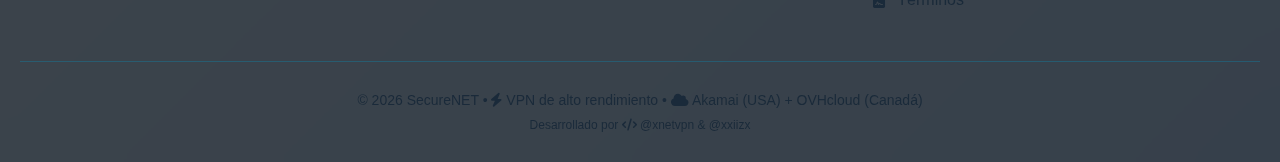
<file: social.html>
<!DOCTYPE html>
<html lang="es">
<head>
  <meta charset="UTF-8">
  <title>Redes Sociales | SecureNET VPN</title>
  <meta name="viewport" content="width=device-width, initial-scale=1.0">
  <meta name="description" content="Redes sociales de SecureNET VPN - Fundada en 2026">
  <meta name="color-scheme" content="dark light" />
  <meta name="theme-color" content="#070b12" />
  <link rel="stylesheet" href="https://cdnjs.cloudflare.com/ajax/libs/font-awesome/6.0.0/css/all.min.css">
  <link rel="icon" type="image/png" href="[data-uri]" />
  <style>
    *{margin:0;padding:0;box-sizing:border-box;}
    :root{
      --bg:#0a0e17;
      --bg-gradient:linear-gradient(135deg,#0a0e17 0%,#0d1525 50%,#0a1422 100%);
      --card:rgba(16,42,67,0.7);
      --border:rgba(64,224,208,0.3);
      --text:rgba(255,255,255,.95);
      --muted:#b0d0ff;
      --neonCyan:#40e0d0;
      --neonBlue:#00b4ff;
      --neonPurple:#8c55ff;
      --neonPink:#ff55ff;
      --shadowDeep:0 25px 80px rgba(0,50,100,0.4);
      --glass:rgba(255,255,255,0.05);
      --ease:cubic-bezier(.2,.8,.2,1);
    }
    [data-theme=light]{
      --bg:#f0f4ff;
      --bg-gradient:linear-gradient(135deg,#f0f4ff 0%,#fff 50%,#e6f0ff 100%);
      --card:rgba(255,255,255,0.9);
      --border:rgba(0,150,200,0.3);
      --text:#0a0e17;
      --muted:#1a2a3a;
      --neonCyan:#0096c8;
      --neonBlue:#0066ff;
      --neonPurple:#6633cc;
      --neonPink:#cc33cc;
    }
    [data-theme=hacker]{
      --bg:#0f0f0f;
      --bg-gradient:linear-gradient(135deg,#0f0f0f 0%,#1a1a1a 50%,#0a0a0a 100%);
      --card:#0a0a0a;
      --border:#0f0;
      --text:#0f0;
      --muted:#0c0;
      --neonCyan:#0f0;
      --neonBlue:#0d0;
      --neonPurple:#0c0;
      --neonPink:#0e0;
      /* font-family unificado */
    }
    body{
      font-family:'Inter',sans-serif;
      background:var(--bg-gradient);
      color:var(--text);
      min-height:100vh;
      transition:.3s;
      overflow-x:hidden;
    }
    #canvas-3d{
      position:fixed;
      top:0;left:0;
      width:100%;height:100%;
      z-index:-1;
      pointer-events:none;
    }
    .app{min-height:100vh;display:flex;flex-direction:column;}

    .main-header{
      background:rgba(10,20,30,0.95);
      backdrop-filter:blur(20px);
      border-bottom:1px solid var(--border);
      position:fixed;
      top:0;left:0;right:0;
      z-index:9999;
      padding:12px 0;
    }
    .header-spacer{height:80px;}

    .menu-container{
      display:flex;
      align-items:center;
      justify-content:space-between;
      padding:0 20px;
    }
    .logo{
      display:flex;
      align-items:center;
      gap:10px;
    }
    .logo-icon{
      font-size:32px;
      color:var(--neonCyan);
      filter:drop-shadow(0 0 10px var(--neonCyan));
    }
    .logo-text h1{
      font-size:20px;
      font-weight:700;
      background:linear-gradient(45deg,#fff,var(--neonCyan),var(--neonBlue));
      -webkit-background-clip:text;
      -webkit-text-fill-color:transparent;
    }
    .logo-text span{font-size:12px;color:var(--muted);}

    .hamburger{
      width:45px;height:45px;
      background:rgba(64,224,208,0.1);
      border:1px solid var(--border);
      border-radius:12px;
      display:flex;
      flex-direction:column;
      justify-content:center;
      align-items:center;
      gap:6px;
      cursor:pointer;
      transition:.3s;
      z-index:10000;
    }
    .hamburger:hover{
      background:rgba(64,224,208,0.2);
      border-color:var(--neonCyan);
    }
    .hamburger span{
      width:25px;height:2px;
      background:var(--neonCyan);
      border-radius:2px;
      transition:.3s;
    }
    .hamburger.active span:nth-child(1){transform:rotate(45deg) translate(6px,6px);}
    .hamburger.active span:nth-child(2){opacity:0;}
    .hamburger.active span:nth-child(3){transform:rotate(-45deg) translate(6px,-6px);}

    .menu-overlay{
      position:fixed;
      top:0;left:0;
      width:100%;height:100%;
      background:rgba(0,0,0,0.5);
      backdrop-filter:blur(5px);
      z-index:9997;
      opacity:0;
      visibility:hidden;
      transition:opacity 0.3s var(--ease), visibility 0.3s var(--ease);
    }
    .menu-overlay.active{
      opacity:1;
      visibility:visible;
    }

    .dashboard-menu{
      position:fixed;
      top:0;
      right:-320px;
      width:280px;
      height:100vh;
      background:rgba(10,20,30,0.98);
      backdrop-filter:blur(20px);
      border-left:1px solid var(--border);
      transition:right 0.4s var(--ease);
      z-index:9998;
      box-shadow:-5px 0 30px rgba(0,0,0,0.5);
      display:flex;
      flex-direction:column;
      overflow-y:auto;
    }
    .dashboard-menu::-webkit-scrollbar{width:6px;}
    .dashboard-menu::-webkit-scrollbar-track{background:rgba(255,255,255,0.05);}
    .dashboard-menu::-webkit-scrollbar-thumb{background:var(--neonCyan);border-radius:3px;}
    .dashboard-menu.open{right:0;}

    .dashboard-header{
      font-size:18px;
      color:var(--neonCyan);
      margin:30px 20px 20px;
      padding-bottom:15px;
      border-bottom:1px solid var(--border);
      text-transform:uppercase;
      letter-spacing:2px;
      display:flex;
      align-items:center;
      gap:10px;
      position:sticky;
      top:0;
      background:rgba(10,20,30,0.95);
      backdrop-filter:blur(20px);
      z-index:1;
    }
    .dashboard-items{padding:0 20px 20px;}
    .dashboard-item{
      display:flex;
      align-items:center;
      gap:15px;
      padding:15px;
      color:var(--muted);
      text-decoration:none;
      border-radius:12px;
      margin-bottom:5px;
      transition:.2s;
      font-size:15px;
    }
    .dashboard-item i{width:20px;text-align:center;}
    .dashboard-item:hover{
      background:rgba(64,224,208,0.1);
      color:var(--neonCyan);
    }
    .dashboard-item.active{
      background:linear-gradient(45deg,var(--neonBlue),var(--neonCyan));
      color:white;
    }
    .dashboard-footer{
      padding:20px;
      border-top:1px solid var(--border);
      background:rgba(10,20,30,0.95);
      backdrop-filter:blur(20px);
      position:sticky;
      bottom:0;
    }
    .theme-selector-dashboard{
      display:flex;
      gap:5px;
      background:rgba(0,0,0,0.3);
      padding:4px;
      border-radius:50px;
      border:1px solid var(--border);
      margin-top:15px;
    }
    .theme-btn-dashboard{
      flex:1;
      padding:8px;
      border:none;
      background:transparent;
      color:var(--muted);
      border-radius:50px;
      cursor:pointer;
      font-size:14px;
      transition:.2s;
      display:flex;
      align-items:center;
      justify-content:center;
      gap:5px;
    }
    .theme-btn-dashboard i{font-size:14px;}
    .theme-btn-dashboard.active{
      background:var(--neonCyan);
      color:var(--bg);
    }

    .container{
      max-width:1400px;
      margin:0 auto;
      padding:0 20px;
      width:100%;
    }
    .section-title{
      font-size:32px;
      margin:30px 0 20px;
      text-align:center;
      background:linear-gradient(45deg,var(--neonCyan),var(--neonBlue),var(--neonPurple));
      -webkit-background-clip:text;
      -webkit-text-fill-color:transparent;
    }
    .section-subtitle{
      text-align:center;
      color:var(--muted);
      margin-bottom:30px;
      font-size:16px;
    }

    .payment-banner{
      background:rgba(64,224,208,0.1);
      border:1px solid var(--border);
      border-radius:20px;
      padding:15px 25px;
      margin:30px 0;
      display:flex;
      flex-wrap:wrap;
      gap:20px;
      justify-content:center;
      align-items:center;
    }
    .payment-banner span{
      color:var(--muted);
      font-size:14px;
    }
    .payment-icons{
      display:flex;
      gap:15px;
    }
    .payment-icons i{
      font-size:24px;
      color:var(--neonCyan);
      transition:.3s;
    }
    .payment-icons i:hover{
      transform:translateY(-3px);
      color:var(--neonBlue);
    }

    .hosting-badge{
      background:linear-gradient(135deg,rgba(0,150,255,0.1),rgba(100,100,255,0.1));
      border:1px solid var(--neonBlue);
      border-radius:50px;
      padding:8px 20px;
      display:inline-flex;
      align-items:center;
      gap:8px;
      color:var(--neonCyan);
      font-size:14px;
      margin:10px 0;
    }

    .social-section{
      background:rgba(20,30,50,0.6);
      backdrop-filter:blur(10px);
      border:1px solid var(--border);
      border-radius:30px;
      padding:40px;
      margin:40px 0;
    }
    .social-header{
      display:flex;
      align-items:center;
      justify-content:center;
      gap:15px;
      margin-bottom:20px;
    }
    .social-header i{
      font-size:40px;
      color:var(--neonCyan);
      animation:pulse 2s infinite;
    }
    .social-grid{
      display:grid;
      grid-template-columns:repeat(auto-fit,minmax(300px,1fr));
      gap:25px;
      margin-top:30px;
    }
    .social-card{
      display:flex;
      align-items:center;
      gap:20px;
      padding:25px;
      background:rgba(0,0,0,0.3);
      border:1px solid var(--border);
      border-radius:20px;
      text-decoration:none;
      transition:all 0.3s var(--ease);
    }
    .social-card:hover{
      transform:translateY(-5px);
      border-color:var(--neonCyan);
      box-shadow:0 10px 30px rgba(64,224,208,0.2);
    }
    .social-icon{
      width:60px;
      height:60px;
      border-radius:18px;
      display:flex;
      align-items:center;
      justify-content:center;
      font-size:32px;
      transition:.3s;
    }
    .social-icon i{color:white;}
    .instagram{
      background:linear-gradient(45deg,#f09433 0%,#d62976 50%,#962fbf 100%);
      box-shadow:0 0 20px #d62976;
    }
    .youtube{
      background:#ff0000;
      box-shadow:0 0 20px #ff0000;
    }
    .tiktok{
      background:#000000;
      border:2px solid #ff0050;
      box-shadow:0 0 20px #ff0050;
    }
    .social-info{flex:1;}
    .social-name{
      color:white;
      font-size:20px;
      font-weight:700;
      margin-bottom:5px;
    }
    .social-handle{
      color:var(--muted);
      font-size:14px;
    }
    .social-stats{
      display:flex;
      gap:15px;
      margin-top:5px;
    }
    .social-stat{
      font-size:12px;
      color:var(--muted);
    }
    .social-stat i{margin-right:3px;}
    .social-arrow{
      color:var(--neonCyan);
      font-size:20px;
      opacity:0.7;
      transition:.3s;
    }
    .social-card:hover .social-arrow{
      opacity:1;
      transform:translateX(5px);
    }

    .discord-card{
      background:rgba(88,101,242,0.15);
      border:1px solid #5865F2;
      border-radius:30px;
      padding:40px;
      margin:40px 0;
      display:flex;
      flex-direction:column;
      align-items:center;
      gap:20px;
      text-align:center;
    }
    .discord-icon{
      font-size:64px;
      color:#5865F2;
      filter:drop-shadow(0 0 20px #5865F2);
      animation:discordPulse 2s infinite;
    }
    @keyframes discordPulse{
      0%{transform:scale(1);}
      50%{transform:scale(1.1);}
      100%{transform:scale(1);}
    }
    .discord-title{
      color:white;
      font-size:28px;
      font-weight:700;
    }
    .discord-description{
      color:#b0d0ff;
      font-size:16px;
      max-width:500px;
      line-height:1.6;
    }
    .discord-stats{
      display:flex;
      gap:30px;
      margin:20px 0;
    }
    .discord-stat{
      text-align:center;
    }
    .discord-stat-number{
      font-size:28px;
      font-weight:800;
      color:#5865F2;
    }
    .discord-stat-label{
      font-size:12px;
      color:var(--muted);
    }
    .discord-button{
      background:#5865F2;
      color:white;
      border:none;
      padding:18px 40px;
      border-radius:50px;
      font-size:18px;
      font-weight:700;
      text-decoration:none;
      transition:.3s;
      display:inline-flex;
      align-items:center;
      gap:10px;
    }
    .discord-button i{font-size:20px;}
    .discord-button:hover{
      background:#4752C4;
      transform:translateY(-3px);
      box-shadow:0 10px 30px #5865F2;
    }

    .main-footer{
      background:rgba(10,20,30,0.8);
      backdrop-filter:blur(10px);
      border-top:1px solid var(--border);
      padding:60px 0 30px;
      margin-top:60px;
    }
    .footer-grid{
      display:grid;
      grid-template-columns:repeat(auto-fit,minmax(200px,1fr));
      gap:40px;
      margin-bottom:40px;
    }
    .footer-col h4{
      color:var(--neonCyan);
      margin-bottom:20px;
      font-size:18px;
      display:flex;
      align-items:center;
      gap:8px;
    }
    .footer-col ul li{
      list-style:none;
      margin-bottom:12px;
    }
    .footer-col ul li a{
      color:var(--muted);
      text-decoration:none;
      cursor:pointer;
      transition:.2s;
      display:flex;
      align-items:center;
      gap:8px;
    }
    .footer-col ul li a i{width:16px;}
    .footer-col ul li a:hover{
      color:var(--neonCyan);
      padding-left:5px;
    }
    .footer-bottom{
      text-align:center;
      padding-top:30px;
      border-top:1px solid var(--border);
      color:var(--muted);
      font-size:14px;
    }

    .toast{
      position:fixed;
      bottom:30px;left:50%;
      transform:translateX(-50%) translateY(100px);
      background:linear-gradient(45deg,rgba(16,42,67,0.9),rgba(10,30,50,0.9));
      border:1px solid var(--neonCyan);
      border-radius:20px;
      padding:16px 30px;
      color:white;
      z-index:10000;
      opacity:0;
      transition:.4s;
      backdrop-filter:blur(10px);
      display:flex;
      align-items:center;
      gap:10px;
    }
    .toast i{color:var(--neonCyan);}
    .toast.show{transform:translateX(-50%) translateY(0);opacity:1;}

    @media (max-width:768px){
      .dashboard-menu{width:250px;}
      .social-grid{grid-template-columns:1fr;}
      .discord-stats{flex-direction:column; gap:15px;}
    }
  </style>
</head>
<body data-theme="dark">
  <canvas id="canvas-3d"></canvas>
  <div class="toast" id="toast">
    <i class="fas fa-check-circle"></i>
    <span></span>
  </div>

  <div class="app">
    <header class="main-header">
      <div class="menu-container">
        <div class="logo">
          <span class="logo-icon"><i class="fas fa-shield-halos"></i></span>
          <div class="logo-text">
            <h1>SecureNET</h1>
            <span>VPN Solutions</span>
          </div>
        </div>
        <div class="hamburger" id="hamburger" onclick="toggleMenu()">
          <span></span>
          <span></span>
          <span></span>
        </div>
      </div>
    </header>

    <div class="menu-overlay" id="menuOverlay" onclick="toggleMenu()"></div>

    <div class="dashboard-menu" id="dashboardMenu">
      <div class="dashboard-header"><i class="fas fa-bars"></i> MENÚ PRINCIPAL</div>
      <div class="dashboard-items">
        <a href="index.html" class="dashboard-item"><i class="fas fa-home"></i> Inicio</a>
        <a href="about.html" class="dashboard-item"><i class="fas fa-users"></i> Sobre Nosotros</a>
        <a href="locations.html" class="dashboard-item"><i class="fas fa-globe-americas"></i> Ubicaciones</a>
        <a href="plans.html" class="dashboard-item"><i class="fas fa-tags"></i> Planes</a>
        <a href="map.html" class="dashboard-item"><i class="fas fa-map-marked-alt"></i> Mapa</a>
        <a href="faq.html" class="dashboard-item"><i class="fas fa-question-circle"></i> FAQ</a>
        <a href="tools.html" class="dashboard-item"><i class="fas fa-tools"></i> Herramientas</a>
        <a href="social.html" class="dashboard-item active"><i class="fas fa-share-alt"></i> Redes Sociales</a>
        <a href="comparison.html" class="dashboard-item"><i class="fas fa-chart-bar"></i> Comparativa</a>
        <a href="contact.html" class="dashboard-item"><i class="fas fa-envelope"></i> Contacto</a>
        <a href="privacy-policy.html" class="dashboard-item"><i class="fas fa-lock"></i> Privacidad</a>
        <a href="terms.html" class="dashboard-item"><i class="fas fa-file-contract"></i> Términos</a>
      </div>
      <div class="dashboard-footer">
        <a href="https://discord.gg/ZSg4CrbEXR" target="_blank" class="dashboard-item"><i class="fab fa-discord"></i> Discord</a>
        <div class="theme-selector-dashboard">
          <button class="theme-btn-dashboard active" onclick="setTheme('dark')"><i class="fas fa-moon"></i></button>
          <button class="theme-btn-dashboard" onclick="setTheme('light')"><i class="fas fa-sun"></i></button>
          <button class="theme-btn-dashboard" onclick="setTheme('hacker')"><i class="fas fa-code"></i></button>
        </div>
      </div>
    </div>

    <div class="header-spacer"></div>

    <main class="container">
      <div class="payment-banner">
        <span><i class="fas fa-credit-card"></i> Métodos de pago aceptados:</span>
        <div class="payment-icons">
          <i class="fab fa-paypal" title="PayPal"></i>
          <i class="fas fa-dollar-sign" title="Cash App"></i>
          <i class="fab fa-apple-pay" title="Apple Pay"></i>
          <i class="fab fa-bitcoin" title="Bitcoin"></i>
        </div>
      </div>

      <!-- HOSTING INFO -->
      <div style="text-align:center; margin-bottom:20px;">
        <span class="hosting-badge"><i class="fas fa-cloud"></i> Infraestructura: Akamai (USA) + OVHcloud (Canadá)</span>
      </div>

      <div class="social-section">
        <div class="social-header">
          <i class="fas fa-share-alt"></i>
          <h2 class="section-title" style="margin:0;">Redes Sociales</h2>
          <i class="fas fa-hashtag"></i>
        </div>
        <p class="section-subtitle"><i class="fas fa-user-plus"></i> Síguenos en todas nuestras plataformas</p>
        
        <div class="social-grid">
          <a href="https://www.instagram.com/legionfreeze" target="_blank" class="social-card">
            <div class="social-icon instagram"><i class="fab fa-instagram"></i></div>
            <div class="social-info">
              <div class="social-name">Instagram</div>
              <div class="social-handle">@legionfreeze</div>
              <div class="social-stats">
                <span class="social-stat"><i class="fas fa-users"></i> 2.5K</span>
                <span class="social-stat"><i class="fas fa-image"></i> 120+</span>
              </div>
            </div>
            <span class="social-arrow"><i class="fas fa-arrow-right"></i></span>
          </a>

          <a href="https://www.youtube.com/@Bestxlagger/videos" target="_blank" class="social-card">
            <div class="social-icon youtube"><i class="fab fa-youtube"></i></div>
            <div class="social-info">
              <div class="social-name">YouTube</div>
              <div class="social-handle">@Bestxlagger</div>
              <div class="social-stats">
                <span class="social-stat"><i class="fas fa-users"></i> 1.2K</span>
                <span class="social-stat"><i class="fas fa-video"></i> 45+</span>
              </div>
            </div>
            <span class="social-arrow"><i class="fas fa-arrow-right"></i></span>
          </a>

          <a href="https://www.tiktok.com/@legionfreeze" target="_blank" class="social-card">
            <div class="social-icon tiktok"><i class="fab fa-tiktok"></i></div>
            <div class="social-info">
              <div class="social-name">TikTok</div>
              <div class="social-handle">@legionfreeze</div>
              <div class="social-stats">
                <span class="social-stat"><i class="fas fa-users"></i> 3.8K</span>
                <span class="social-stat"><i class="fas fa-play"></i> 200+</span>
              </div>
            </div>
            <span class="social-arrow"><i class="fas fa-arrow-right"></i></span>
          </a>
        </div>

        <div class="discord-card">
          <div class="discord-icon"><i class="fab fa-discord"></i></div>
          <div class="discord-title">Comunidad Discord</div>
          <div class="discord-description">
            Únete a nuestro servidor de Discord para soporte 24/7, noticias, eventos y comunidad gaming
          </div>
          
          <div class="discord-stats">
            <div class="discord-stat">
              <div class="discord-stat-number">500+</div>
              <div class="discord-stat-label">Miembros</div>
            </div>
            <div class="discord-stat">
              <div class="discord-stat-number">24/7</div>
              <div class="discord-stat-label">Soporte</div>
            </div>
            <div class="discord-stat">
              <div class="discord-stat-number">50+</div>
              <div class="discord-stat-label">Online</div>
            </div>
          </div>

          <a href="https://discord.gg/ZSg4CrbEXR" target="_blank" class="discord-button">
            <i class="fab fa-discord"></i> UNIRSE AL SERVIDOR
          </a>
        </div>

        <div style="display:grid; grid-template-columns:repeat(auto-fit,minmax(150px,1fr)); gap:20px; margin-top:30px;">
          <div style="background:rgba(20,30,50,0.5); border-radius:20px; padding:20px; text-align:center;">
            <i class="fas fa-users" style="color:var(--neonCyan); font-size:32px;"></i>
            <h3 style="color:white; margin:10px 0;">7.5K+</h3>
            <p style="color:var(--muted);">Seguidores totales</p>
          </div>
          <div style="background:rgba(20,30,50,0.5); border-radius:20px; padding:20px; text-align:center;">
            <i class="fas fa-calendar-alt" style="color:var(--neonCyan); font-size:32px;"></i>
            <h3 style="color:white; margin:10px 0;">2026</h3>
            <p style="color:var(--muted);">Año de fundación</p>
          </div>
          <div style="background:rgba(20,30,50,0.5); border-radius:20px; padding:20px; text-align:center;">
            <i class="fas fa-video" style="color:var(--neonCyan); font-size:32px;"></i>
            <h3 style="color:white; margin:10px 0;">365+</h3>
            <p style="color:var(--muted);">Videos/publicaciones</p>
          </div>
        </div>
      </div>
    </main>

    <footer class="main-footer">
      <div class="container">
        <div class="footer-grid">
          <div class="footer-col">
            <h4><i class="fas fa-shield-halos"></i> SecureNET</h4>
            <ul>
              <li><a href="index.html"><i class="fas fa-home"></i> Inicio</a></li>
              <li><a href="about.html"><i class="fas fa-users"></i> Sobre Nosotros</a></li>
              <li><a href="locations.html"><i class="fas fa-globe-americas"></i> Ubicaciones</a></li>
              <li><a href="plans.html"><i class="fas fa-tags"></i> Planes</a></li>
            </ul>
          </div>
          <div class="footer-col">
            <h4><i class="fas fa-link"></i> Recursos</h4>
            <ul>
              <li><a href="map.html"><i class="fas fa-map-marked-alt"></i> Mapa</a></li>
              <li><a href="faq.html"><i class="fas fa-question-circle"></i> FAQ</a></li>
              <li><a href="tools.html"><i class="fas fa-tools"></i> Herramientas</a></li>
              <li><a href="comparison.html"><i class="fas fa-chart-bar"></i> Comparativa</a></li>
            </ul>
          </div>
          <div class="footer-col">
            <h4><i class="fas fa-share-alt"></i> Redes</h4>
            <ul>
              <li><a href="social.html"><i class="fab fa-instagram"></i> Instagram</a></li>
              <li><a href="https://discord.gg/ZSg4CrbEXR" target="_blank"><i class="fab fa-discord"></i> Discord</a></li>
              <li><a href="contact.html"><i class="fas fa-envelope"></i> Contacto</a></li>
              <li><a href="privacy-policy.html"><i class="fas fa-lock"></i> Privacidad</a></li>
              <li><a href="terms.html"><i class="fas fa-file-contract"></i> Términos</a></li>
            </ul>
          </div>
        </div>
        <div class="footer-bottom">
          <p>© 2026 SecureNET • <i class="fas fa-bolt"></i> VPN de alto rendimiento • <i class="fas fa-cloud"></i> Akamai (USA) + OVHcloud (Canadá)</p>
          <p style="margin-top:10px;font-size:12px;">Desarrollado por <i class="fas fa-code"></i> @xnetvpn & @xxiizx</p>
        </div>
      </div>
    </footer>
  </div>

  <script>
    const canvas=document.getElementById('canvas-3d'),ctx=canvas.getContext('2d');
    canvas.width=window.innerWidth;canvas.height=window.innerHeight;
    const particles=[];
    for(let i=0;i<70;i++)particles.push({x:Math.random()*canvas.width,y:Math.random()*canvas.height,z:Math.random()*1000,size:Math.random()*2+1,speed:Math.random()*2+1});
    function animate3D(){
      ctx.clearRect(0,0,canvas.width,canvas.height);
      const theme=document.body.dataset.theme,color=theme==='hacker'?'#0f0':theme==='light'?'#06f':'#0ff';
      particles.forEach(p=>{
        p.z-=p.speed;if(p.z<=0){p.z=1000;p.x=Math.random()*canvas.width;p.y=Math.random()*canvas.height;}
        const scale=500/p.z,x2d=(p.x-canvas.width/2)*scale+canvas.width/2,y2d=(p.y-canvas.height/2)*scale+canvas.height/2;
        ctx.beginPath();ctx.arc(x2d,y2d,p.size*scale,0,Math.PI*2);ctx.fillStyle=color;ctx.shadowColor=color;ctx.shadowBlur=10;ctx.fill();
      });requestAnimationFrame(animate3D);
    }
    animate3D();
    window.addEventListener('resize',()=>{canvas.width=window.innerWidth;canvas.height=window.innerHeight;});

    function toggleMenu(){
      const h=document.getElementById('hamburger'),m=document.getElementById('dashboardMenu'),o=document.getElementById('menuOverlay');
      h.classList.toggle('active');m.classList.toggle('open');o.classList.toggle('active');
      document.body.style.overflow=m.classList.contains('open')?'hidden':'';
    }
    document.addEventListener('keydown',(e)=>{if(e.key==='Escape'&&document.getElementById('dashboardMenu').classList.contains('open'))toggleMenu();});
    
    function setTheme(theme){
      document.body.dataset.theme = theme;
      localStorage.setItem('securenet-theme', theme);
      document.querySelectorAll('.theme-btn-dashboard').forEach(b => b.classList.remove('active'));
      document.querySelector(`.theme-btn-dashboard[onclick*="${theme}"]`).classList.add('active');
    }
    
    function copyUsername(username){
      navigator.clipboard.writeText(username).then(()=>showToast(`Copiado: ${username}`));
    }
    
    function showToast(m){
      const t=document.getElementById('toast');
      t.querySelector('span').textContent = m;
      t.classList.add('show');
      setTimeout(()=>t.classList.remove('show'),2000);
    }

    window.onload=()=>{
      const savedTheme = localStorage.getItem('securenet-theme') || 'dark';
      document.body.dataset.theme = savedTheme;
      document.querySelectorAll('.theme-btn-dashboard').forEach(b => {
        b.classList.remove('active');
        if(b.textContent.toLowerCase().includes(savedTheme) || 
           (savedTheme==='dark' && b.innerHTML.includes('moon')) ||
           (savedTheme==='light' && b.innerHTML.includes('sun')) ||
           (savedTheme==='hacker' && b.innerHTML.includes('code'))) {
          b.classList.add('active');
        }
      });
      window.toggleMenu = toggleMenu;
      window.setTheme = setTheme;
      window.copyUsername = copyUsername;
    };
  </script>
</body>
</html>
</file>
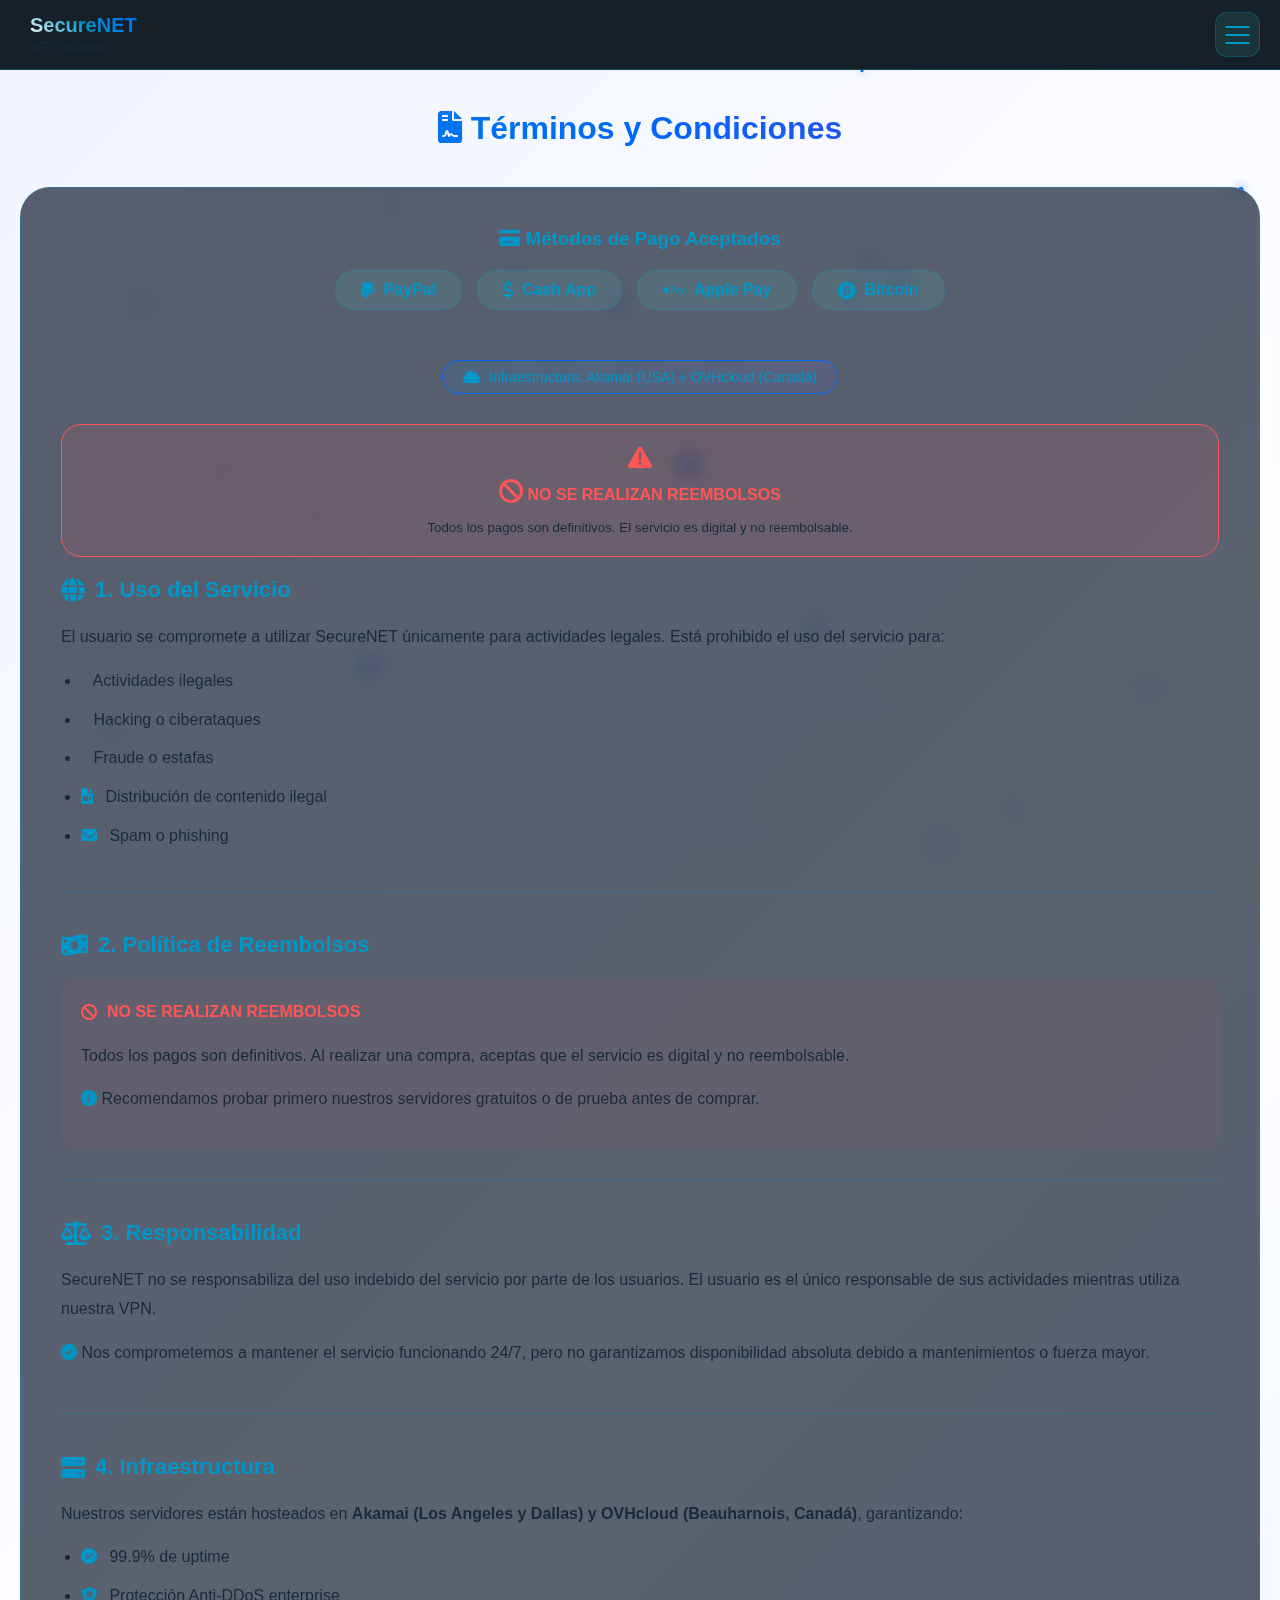
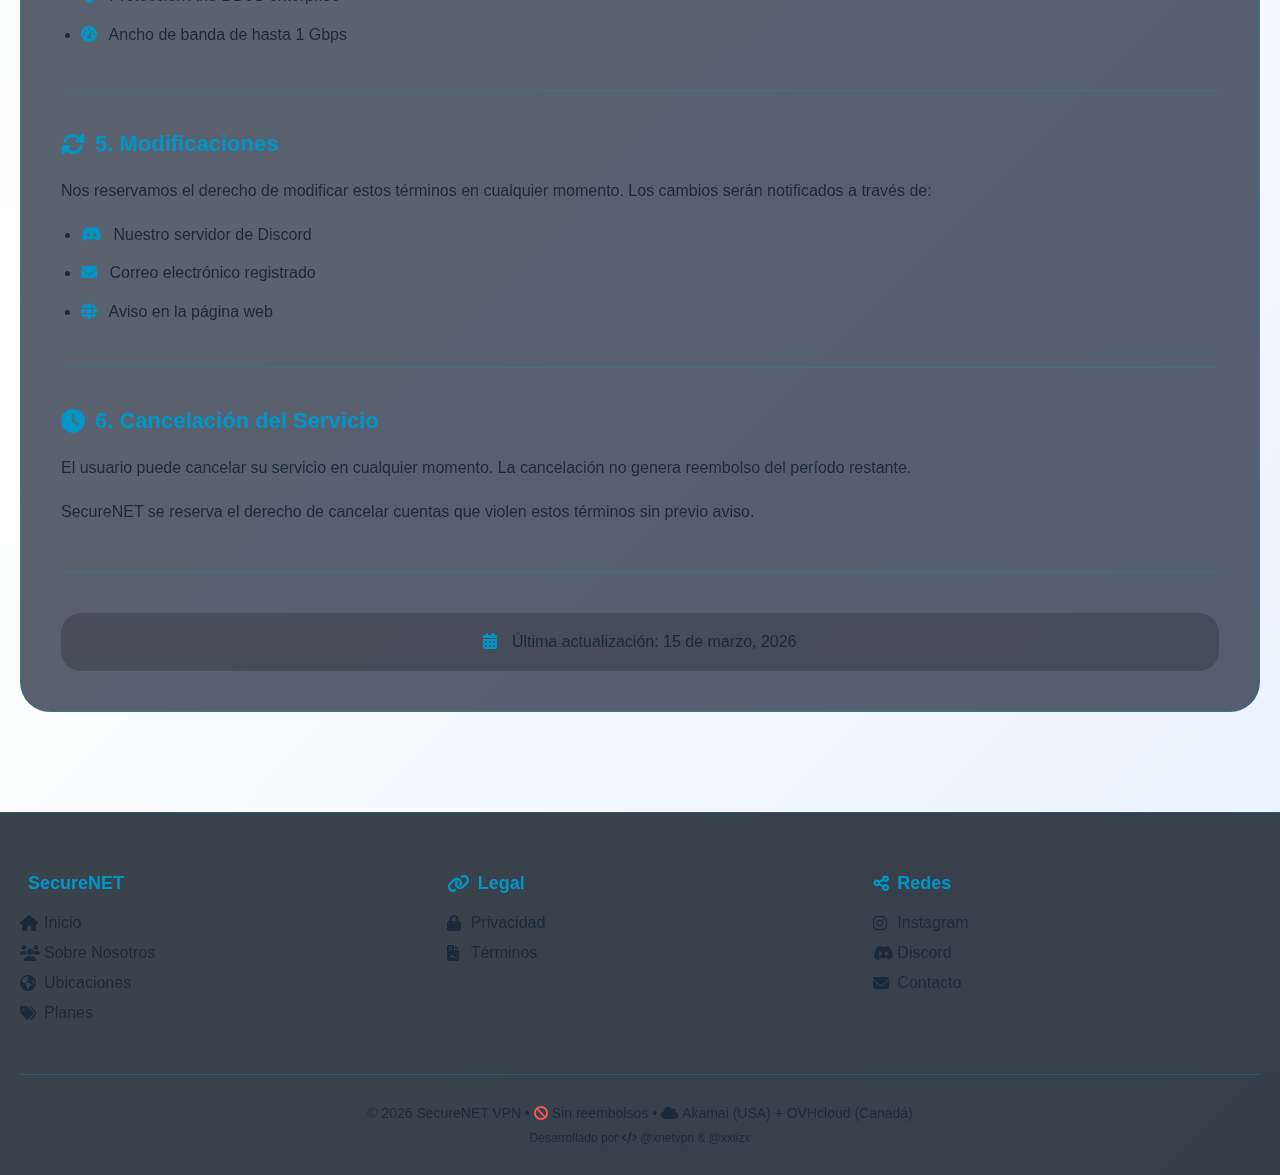
<file: terms.html>
<!DOCTYPE html>
<html lang="es">
<head>
  <meta charset="UTF-8">
  <title>Términos y Condiciones | SecureNET</title>
  <meta name="viewport" content="width=device-width, initial-scale=1.0">
  <meta name="description" content="Términos del servicio SecureNET VPN - Fundada en 2026">
  <meta name="color-scheme" content="dark light" />
  <meta name="theme-color" content="#070b12" />
  <link rel="stylesheet" href="https://cdnjs.cloudflare.com/ajax/libs/font-awesome/6.0.0/css/all.min.css">
  <link rel="icon" type="image/png" href="[data-uri]" />
  <style>
    *{margin:0;padding:0;box-sizing:border-box;}
    :root{
      --bg:#0a0e17;
      --bg-gradient:linear-gradient(135deg,#0a0e17 0%,#0d1525 50%,#0a1422 100%);
      --card:rgba(16,42,67,0.7);
      --border:rgba(64,224,208,0.3);
      --text:rgba(255,255,255,.95);
      --muted:#b0d0ff;
      --neonCyan:#40e0d0;
      --neonBlue:#00b4ff;
      --neonPurple:#8c55ff;
      --neonPink:#ff55ff;
      --shadowDeep:0 25px 80px rgba(0,50,100,0.4);
      --glass:rgba(255,255,255,0.05);
      --ease:cubic-bezier(.2,.8,.2,1);
    }
    [data-theme=light]{
      --bg:#f0f4ff;
      --bg-gradient:linear-gradient(135deg,#f0f4ff 0%,#fff 50%,#e6f0ff 100%);
      --card:rgba(255,255,255,0.9);
      --border:rgba(0,150,200,0.3);
      --text:#0a0e17;
      --muted:#1a2a3a;
      --neonCyan:#0096c8;
      --neonBlue:#0066ff;
      --neonPurple:#6633cc;
      --neonPink:#cc33cc;
    }
    [data-theme=hacker]{
      --bg:#0f0f0f;
      --bg-gradient:linear-gradient(135deg,#0f0f0f 0%,#1a1a1a 50%,#0a0a0a 100%);
      --card:#0a0a0a;
      --border:#0f0;
      --text:#0f0;
      --muted:#0c0;
      --neonCyan:#0f0;
      --neonBlue:#0d0;
      --neonPurple:#0c0;
      --neonPink:#0e0;
      /* font-family unificado */
    }
    body{
      font-family:'Inter',sans-serif;
      background:var(--bg-gradient);
      color:var(--text);
      min-height:100vh;
      transition:.3s;
      overflow-x:hidden;
    }
    #canvas-3d{
      position:fixed;
      top:0;left:0;
      width:100%;height:100%;
      z-index:-1;
      pointer-events:none;
    }
    .app{min-height:100vh;display:flex;flex-direction:column;}

    .main-header{
      background:rgba(10,20,30,0.95);
      backdrop-filter:blur(20px);
      border-bottom:1px solid var(--border);
      position:fixed;
      top:0;left:0;right:0;
      z-index:9999;
      padding:12px 0;
    }
    .header-spacer{height:80px;}

    .menu-container{
      display:flex;
      align-items:center;
      justify-content:space-between;
      padding:0 20px;
    }
    .logo{
      display:flex;
      align-items:center;
      gap:10px;
    }
    .logo-icon{
      font-size:32px;
      color:var(--neonCyan);
      filter:drop-shadow(0 0 10px var(--neonCyan));
    }
    .logo-text h1{
      font-size:20px;
      font-weight:700;
      background:linear-gradient(45deg,#fff,var(--neonCyan),var(--neonBlue));
      -webkit-background-clip:text;
      -webkit-text-fill-color:transparent;
    }
    .logo-text span{font-size:12px;color:var(--muted);}

    .hamburger{
      width:45px;height:45px;
      background:rgba(64,224,208,0.1);
      border:1px solid var(--border);
      border-radius:12px;
      display:flex;
      flex-direction:column;
      justify-content:center;
      align-items:center;
      gap:6px;
      cursor:pointer;
      transition:.3s;
      z-index:10000;
    }
    .hamburger:hover{
      background:rgba(64,224,208,0.2);
      border-color:var(--neonCyan);
    }
    .hamburger span{
      width:25px;height:2px;
      background:var(--neonCyan);
      border-radius:2px;
      transition:.3s;
    }
    .hamburger.active span:nth-child(1){transform:rotate(45deg) translate(6px,6px);}
    .hamburger.active span:nth-child(2){opacity:0;}
    .hamburger.active span:nth-child(3){transform:rotate(-45deg) translate(6px,-6px);}

    .menu-overlay{
      position:fixed;
      top:0;left:0;
      width:100%;height:100%;
      background:rgba(0,0,0,0.5);
      backdrop-filter:blur(5px);
      z-index:9997;
      opacity:0;
      visibility:hidden;
      transition:opacity 0.3s var(--ease), visibility 0.3s var(--ease);
    }
    .menu-overlay.active{
      opacity:1;
      visibility:visible;
    }

    .dashboard-menu{
      position:fixed;
      top:0;
      right:-320px;
      width:280px;
      height:100vh;
      background:rgba(10,20,30,0.98);
      backdrop-filter:blur(20px);
      border-left:1px solid var(--border);
      transition:right 0.4s var(--ease);
      z-index:9998;
      box-shadow:-5px 0 30px rgba(0,0,0,0.5);
      display:flex;
      flex-direction:column;
      overflow-y:auto;
    }
    .dashboard-menu::-webkit-scrollbar{width:6px;}
    .dashboard-menu::-webkit-scrollbar-track{background:rgba(255,255,255,0.05);}
    .dashboard-menu::-webkit-scrollbar-thumb{background:var(--neonCyan);border-radius:3px;}
    .dashboard-menu.open{right:0;}

    .dashboard-header{
      font-size:18px;
      color:var(--neonCyan);
      margin:30px 20px 20px;
      padding-bottom:15px;
      border-bottom:1px solid var(--border);
      text-transform:uppercase;
      letter-spacing:2px;
      display:flex;
      align-items:center;
      gap:10px;
      position:sticky;
      top:0;
      background:rgba(10,20,30,0.95);
      backdrop-filter:blur(20px);
      z-index:1;
    }
    .dashboard-items{padding:0 20px 20px;}
    .dashboard-item{
      display:flex;
      align-items:center;
      gap:15px;
      padding:15px;
      color:var(--muted);
      text-decoration:none;
      border-radius:12px;
      margin-bottom:5px;
      transition:.2s;
      font-size:15px;
    }
    .dashboard-item i{width:20px;text-align:center;}
    .dashboard-item:hover{
      background:rgba(64,224,208,0.1);
      color:var(--neonCyan);
    }
    .dashboard-item.active{
      background:linear-gradient(45deg,var(--neonBlue),var(--neonCyan));
      color:white;
    }
    .dashboard-footer{
      padding:20px;
      border-top:1px solid var(--border);
      background:rgba(10,20,30,0.95);
      backdrop-filter:blur(20px);
      position:sticky;
      bottom:0;
    }
    .theme-selector-dashboard{
      display:flex;
      gap:5px;
      background:rgba(0,0,0,0.3);
      padding:4px;
      border-radius:50px;
      border:1px solid var(--border);
      margin-top:15px;
    }
    .theme-btn-dashboard{
      flex:1;
      padding:8px;
      border:none;
      background:transparent;
      color:var(--muted);
      border-radius:50px;
      cursor:pointer;
      font-size:14px;
      transition:.2s;
      display:flex;
      align-items:center;
      justify-content:center;
      gap:5px;
    }
    .theme-btn-dashboard.active{
      background:var(--neonCyan);
      color:var(--bg);
    }

    .container{
      max-width:1400px;
      margin:0 auto;
      padding:0 20px;
      width:100%;
    }
    .section-title{
      font-size:32px;
      margin:30px 0 20px;
      text-align:center;
      background:linear-gradient(45deg,var(--neonCyan),var(--neonBlue),var(--neonPurple));
      -webkit-background-clip:text;
      -webkit-text-fill-color:transparent;
    }

    .payment-methods{
      display:flex;
      flex-wrap:wrap;
      gap:15px;
      margin:20px 0;
      justify-content:center;
    }
    .payment-badge{
      background:rgba(64,224,208,0.1);
      border:1px solid var(--border);
      padding:10px 25px;
      border-radius:50px;
      color:var(--neonCyan);
      font-weight:600;
      font-size:16px;
      display:flex;
      align-items:center;
      gap:8px;
    }
    .payment-badge i{font-size:18px;}

    .hosting-badge{
      background:linear-gradient(135deg,rgba(0,150,255,0.1),rgba(100,100,255,0.1));
      border:1px solid var(--neonBlue);
      border-radius:50px;
      padding:8px 20px;
      display:inline-flex;
      align-items:center;
      gap:8px;
      color:var(--neonCyan);
      font-size:14px;
      margin:10px 0;
    }

    .terms-content{
      background:rgba(20,30,50,0.7);
      backdrop-filter:blur(10px);
      border:1px solid var(--border);
      border-radius:30px;
      padding:40px;
      margin:40px 0;
    }
    .terms-section{
      margin-bottom:40px;
      padding-bottom:30px;
      border-bottom:1px solid var(--border);
    }
    .terms-section:last-child{
      border-bottom:none;
      margin-bottom:0;
      padding-bottom:0;
    }
    .terms-section h3{
      color:var(--neonCyan);
      margin-bottom:20px;
      display:flex;
      align-items:center;
      gap:10px;
      font-size:22px;
    }
    .terms-section h3 i{font-size:24px;}
    .terms-section p{
      color:var(--muted);
      line-height:1.8;
      margin-bottom:15px;
    }
    .terms-section ul{
      color:var(--muted);
      margin-left:20px;
      line-height:1.8;
    }
    .terms-section ul li{
      margin-bottom:10px;
    }
    .terms-section ul li i{
      color:var(--neonCyan);
      margin-right:8px;
    }
    .no-refund{
      background:rgba(255,85,85,0.1);
      border:1px solid #ff5555;
      border-radius:20px;
      padding:20px;
      margin:20px 0;
      text-align:center;
    }
    .no-refund i{
      color:#ff5555;
      font-size:24px;
      margin-bottom:10px;
    }
    .no-refund p{
      color:#ff5555;
      font-weight:700;
      margin-bottom:5px;
    }
    .no-refund small{
      color:var(--muted);
    }

    .main-footer{
      background:rgba(10,20,30,0.8);
      backdrop-filter:blur(10px);
      border-top:1px solid var(--border);
      padding:60px 0 30px;
      margin-top:60px;
    }
    .footer-grid{
      display:grid;
      grid-template-columns:repeat(auto-fit,minmax(200px,1fr));
      gap:40px;
      margin-bottom:40px;
    }
    .footer-col h4{
      color:var(--neonCyan);
      margin-bottom:20px;
      font-size:18px;
      display:flex;
      align-items:center;
      gap:8px;
    }
    .footer-col ul li{
      list-style:none;
      margin-bottom:12px;
    }
    .footer-col ul li a{
      color:var(--muted);
      text-decoration:none;
      cursor:pointer;
      transition:.2s;
      display:flex;
      align-items:center;
      gap:8px;
    }
    .footer-col ul li a i{width:16px;}
    .footer-col ul li a:hover{
      color:var(--neonCyan);
      padding-left:5px;
    }
    .footer-bottom{
      text-align:center;
      padding-top:30px;
      border-top:1px solid var(--border);
      color:var(--muted);
      font-size:14px;
    }

    .toast{
      position:fixed;
      bottom:30px;left:50%;
      transform:translateX(-50%) translateY(100px);
      background:linear-gradient(45deg,rgba(16,42,67,0.9),rgba(10,30,50,0.9));
      border:1px solid var(--neonCyan);
      border-radius:20px;
      padding:16px 30px;
      color:white;
      z-index:10000;
      opacity:0;
      transition:.4s;
      backdrop-filter:blur(10px);
      display:flex;
      align-items:center;
      gap:10px;
    }
    .toast i{color:var(--neonCyan);}
    .toast.show{transform:translateX(-50%) translateY(0);opacity:1;}

    @media (max-width:768px){
      .dashboard-menu{width:250px;}
      .terms-content{padding:25px;}
    }
  </style>
</head>
<body data-theme="dark">
  <canvas id="canvas-3d"></canvas>
  <div class="toast" id="toast">
    <i class="fas fa-check-circle"></i>
    <span></span>
  </div>

  <div class="app">
    <header class="main-header">
      <div class="menu-container">
        <div class="logo">
          <span class="logo-icon"><i class="fas fa-shield-halos"></i></span>
          <div class="logo-text">
            <h1>SecureNET</h1>
            <span>VPN Solutions</span>
          </div>
        </div>
        <div class="hamburger" id="hamburger" onclick="toggleMenu()">
          <span></span>
          <span></span>
          <span></span>
        </div>
      </div>
    </header>

    <div class="menu-overlay" id="menuOverlay" onclick="toggleMenu()"></div>

    <div class="dashboard-menu" id="dashboardMenu">
      <div class="dashboard-header"><i class="fas fa-bars"></i> MENÚ PRINCIPAL</div>
      <div class="dashboard-items">
        <a href="index.html" class="dashboard-item"><i class="fas fa-home"></i> Inicio</a>
        <a href="about.html" class="dashboard-item"><i class="fas fa-users"></i> Sobre Nosotros</a>
        <a href="locations.html" class="dashboard-item"><i class="fas fa-globe-americas"></i> Ubicaciones</a>
        <a href="plans.html" class="dashboard-item"><i class="fas fa-tags"></i> Planes</a>
        <a href="map.html" class="dashboard-item"><i class="fas fa-map-marked-alt"></i> Mapa</a>
        <a href="faq.html" class="dashboard-item"><i class="fas fa-question-circle"></i> FAQ</a>
        <a href="tools.html" class="dashboard-item"><i class="fas fa-tools"></i> Herramientas</a>
        <a href="social.html" class="dashboard-item"><i class="fas fa-share-alt"></i> Redes Sociales</a>
        <a href="comparison.html" class="dashboard-item"><i class="fas fa-chart-bar"></i> Comparativa</a>
        <a href="contact.html" class="dashboard-item"><i class="fas fa-envelope"></i> Contacto</a>
        <a href="privacy-policy.html" class="dashboard-item"><i class="fas fa-lock"></i> Privacidad</a>
        <a href="terms.html" class="dashboard-item active"><i class="fas fa-file-contract"></i> Términos</a>
      </div>
      <div class="dashboard-footer">
        <a href="https://discord.gg/ZSg4CrbEXR" target="_blank" class="dashboard-item"><i class="fab fa-discord"></i> Discord</a>
        <div class="theme-selector-dashboard">
          <button class="theme-btn-dashboard active" onclick="setTheme('dark')"><i class="fas fa-moon"></i></button>
          <button class="theme-btn-dashboard" onclick="setTheme('light')"><i class="fas fa-sun"></i></button>
          <button class="theme-btn-dashboard" onclick="setTheme('hacker')"><i class="fas fa-code"></i></button>
        </div>
      </div>
    </div>

    <div class="header-spacer"></div>

    <main class="container">
      <h2 class="section-title"><i class="fas fa-file-contract"></i> Términos y Condiciones</h2>
      
      <div class="terms-content">
        
        <div style="text-align:center; margin-bottom:40px;">
          <h3 style="color:var(--neonCyan); margin-bottom:20px;"><i class="fas fa-credit-card"></i> Métodos de Pago Aceptados</h3>
          <div class="payment-methods">
            <span class="payment-badge"><i class="fab fa-paypal"></i> PayPal</span>
            <span class="payment-badge"><i class="fas fa-dollar-sign"></i> Cash App</span>
            <span class="payment-badge"><i class="fab fa-apple-pay"></i> Apple Pay</span>
            <span class="payment-badge"><i class="fab fa-bitcoin"></i> Bitcoin</span>
          </div>
        </div>

        <!-- HOSTING INFO -->
        <div style="text-align:center; margin-bottom:20px;">
          <span class="hosting-badge"><i class="fas fa-cloud"></i> Infraestructura: Akamai (USA) + OVHcloud (Canadá)</span>
        </div>

        <div class="no-refund">
          <i class="fas fa-exclamation-triangle"></i>
          <p><i class="fas fa-ban"></i> NO SE REALIZAN REEMBOLSOS</p>
          <small>Todos los pagos son definitivos. El servicio es digital y no reembolsable.</small>
        </div>

        <div class="terms-section">
          <h3><i class="fas fa-globe"></i> 1. Uso del Servicio</h3>
          <p>El usuario se compromete a utilizar SecureNET únicamente para actividades legales. Está prohibido el uso del servicio para:</p>
          <ul>
            <li><i class="fas fa-skull-crosswalk"></i> Actividades ilegales</li>
            <li><i class="fas fa-hacker"></i> Hacking o ciberataques</li>
            <li><i class="fas fa-fraud"></i> Fraude o estafas</li>
            <li><i class="fas fa-file-video"></i> Distribución de contenido ilegal</li>
            <li><i class="fas fa-envelope"></i> Spam o phishing</li>
          </ul>
        </div>
        
        <div class="terms-section">
          <h3><i class="fas fa-money-bill-wave"></i> 2. Política de Reembolsos</h3>
          <div style="background:rgba(255,85,85,0.05); border-radius:16px; padding:20px;">
            <p style="color:#ff5555; font-weight:700; display:flex; align-items:center; gap:10px;">
              <i class="fas fa-ban"></i> NO SE REALIZAN REEMBOLSOS
            </p>
            <p>Todos los pagos son definitivos. Al realizar una compra, aceptas que el servicio es digital y no reembolsable.</p>
            <p style="margin-top:10px;"><i class="fas fa-info-circle" style="color:var(--neonCyan);"></i> Recomendamos probar primero nuestros servidores gratuitos o de prueba antes de comprar.</p>
          </div>
        </div>
        
        <div class="terms-section">
          <h3><i class="fas fa-balance-scale"></i> 3. Responsabilidad</h3>
          <p>SecureNET no se responsabiliza del uso indebido del servicio por parte de los usuarios. El usuario es el único responsable de sus actividades mientras utiliza nuestra VPN.</p>
          <p><i class="fas fa-check-circle" style="color:var(--neonCyan);"></i> Nos comprometemos a mantener el servicio funcionando 24/7, pero no garantizamos disponibilidad absoluta debido a mantenimientos o fuerza mayor.</p>
        </div>

        <div class="terms-section">
          <h3><i class="fas fa-server"></i> 4. Infraestructura</h3>
          <p>Nuestros servidores están hosteados en <strong>Akamai (Los Angeles y Dallas) y OVHcloud (Beauharnois, Canadá)</strong>, garantizando:</p>
          <ul>
            <li><i class="fas fa-check-circle"></i> 99.9% de uptime</li>
            <li><i class="fas fa-shield-virus"></i> Protección Anti-DDoS enterprise</li>
            <li><i class="fas fa-tachometer-alt"></i> Ancho de banda de hasta 1 Gbps</li>
          </ul>
        </div>

        <div class="terms-section">
          <h3><i class="fas fa-sync-alt"></i> 5. Modificaciones</h3>
          <p>Nos reservamos el derecho de modificar estos términos en cualquier momento. Los cambios serán notificados a través de:</p>
          <ul>
            <li><i class="fab fa-discord"></i> Nuestro servidor de Discord</li>
            <li><i class="fas fa-envelope"></i> Correo electrónico registrado</li>
            <li><i class="fas fa-globe"></i> Aviso en la página web</li>
          </ul>
        </div>

        <div class="terms-section">
          <h3><i class="fas fa-clock"></i> 6. Cancelación del Servicio</h3>
          <p>El usuario puede cancelar su servicio en cualquier momento. La cancelación no genera reembolso del período restante.</p>
          <p>SecureNET se reserva el derecho de cancelar cuentas que violen estos términos sin previo aviso.</p>
        </div>

        <div style="text-align:center; margin-top:40px; padding:20px; background:rgba(0,0,0,0.2); border-radius:20px;">
          <i class="fas fa-calendar-alt" style="color:var(--neonCyan);"></i>
          <span style="color:var(--muted); margin-left:10px;">Última actualización: 15 de marzo, 2026</span>
        </div>
      </div>
    </main>

    <footer class="main-footer">
      <div class="container">
        <div class="footer-grid">
          <div class="footer-col">
            <h4><i class="fas fa-shield-halos"></i> SecureNET</h4>
            <ul>
              <li><a href="index.html"><i class="fas fa-home"></i> Inicio</a></li>
              <li><a href="about.html"><i class="fas fa-users"></i> Sobre Nosotros</a></li>
              <li><a href="locations.html"><i class="fas fa-globe-americas"></i> Ubicaciones</a></li>
              <li><a href="plans.html"><i class="fas fa-tags"></i> Planes</a></li>
            </ul>
          </div>
          <div class="footer-col">
            <h4><i class="fas fa-link"></i> Legal</h4>
            <ul>
              <li><a href="privacy-policy.html"><i class="fas fa-lock"></i> Privacidad</a></li>
              <li><a href="terms.html"><i class="fas fa-file-contract"></i> Términos</a></li>
            </ul>
          </div>
          <div class="footer-col">
            <h4><i class="fas fa-share-alt"></i> Redes</h4>
            <ul>
              <li><a href="social.html"><i class="fab fa-instagram"></i> Instagram</a></li>
              <li><a href="https://discord.gg/ZSg4CrbEXR" target="_blank"><i class="fab fa-discord"></i> Discord</a></li>
              <li><a href="contact.html"><i class="fas fa-envelope"></i> Contacto</a></li>
            </ul>
          </div>
        </div>
        <div class="footer-bottom">
          <p>© 2026 SecureNET VPN • <i class="fas fa-ban" style="color:#ff5555;"></i> Sin reembolsos • <i class="fas fa-cloud"></i> Akamai (USA) + OVHcloud (Canadá)</p>
          <p style="margin-top:10px;font-size:12px;">Desarrollado por <i class="fas fa-code"></i> @xnetvpn & @xxiizx</p>
        </div>
      </div>
    </footer>
  </div>

  <script>
    const canvas=document.getElementById('canvas-3d'),ctx=canvas.getContext('2d');
    canvas.width=window.innerWidth;canvas.height=window.innerHeight;
    const particles=[];
    for(let i=0;i<70;i++)particles.push({x:Math.random()*canvas.width,y:Math.random()*canvas.height,z:Math.random()*1000,size:Math.random()*2+1,speed:Math.random()*2+1});
    function animate3D(){
      ctx.clearRect(0,0,canvas.width,canvas.height);
      const theme=document.body.dataset.theme,color=theme==='hacker'?'#0f0':theme==='light'?'#06f':'#0ff';
      particles.forEach(p=>{
        p.z-=p.speed;if(p.z<=0){p.z=1000;p.x=Math.random()*canvas.width;p.y=Math.random()*canvas.height;}
        const scale=500/p.z,x2d=(p.x-canvas.width/2)*scale+canvas.width/2,y2d=(p.y-canvas.height/2)*scale+canvas.height/2;
        ctx.beginPath();ctx.arc(x2d,y2d,p.size*scale,0,Math.PI*2);ctx.fillStyle=color;ctx.shadowColor=color;ctx.shadowBlur=10;ctx.fill();
      });requestAnimationFrame(animate3D);
    }
    animate3D();
    window.addEventListener('resize',()=>{canvas.width=window.innerWidth;canvas.height=window.innerHeight;});

    function toggleMenu(){
      const h=document.getElementById('hamburger'),m=document.getElementById('dashboardMenu'),o=document.getElementById('menuOverlay');
      h.classList.toggle('active');m.classList.toggle('open');o.classList.toggle('active');
      document.body.style.overflow=m.classList.contains('open')?'hidden':'';
    }
    document.addEventListener('keydown',(e)=>{if(e.key==='Escape'&&document.getElementById('dashboardMenu').classList.contains('open'))toggleMenu();});
    
    function setTheme(theme){
      document.body.dataset.theme = theme;
      localStorage.setItem('securenet-theme', theme);
      document.querySelectorAll('.theme-btn-dashboard').forEach(b => b.classList.remove('active'));
      document.querySelector(`.theme-btn-dashboard[onclick*="${theme}"]`).classList.add('active');
    }

    function copyUsername(username){
      navigator.clipboard.writeText(username).then(()=>showToast(`Copiado: ${username}`));
    }
    function showToast(m){
      const t=document.getElementById('toast');
      t.querySelector('span').textContent = m;
      t.classList.add('show');
      setTimeout(()=>t.classList.remove('show'),2000);
    }

    window.onload=()=>{
      const savedTheme = localStorage.getItem('securenet-theme') || 'dark';
      document.body.dataset.theme = savedTheme;
      document.querySelectorAll('.theme-btn-dashboard').forEach(b => {
        b.classList.remove('active');
        if(b.textContent.toLowerCase().includes(savedTheme) || 
           (savedTheme==='dark' && b.innerHTML.includes('moon')) ||
           (savedTheme==='light' && b.innerHTML.includes('sun')) ||
           (savedTheme==='hacker' && b.innerHTML.includes('code'))) {
          b.classList.add('active');
        }
      });
      window.toggleMenu=toggleMenu;window.setTheme=setTheme;
      window.copyUsername=copyUsername;
    };
  </script>
</body>
</html>
</file>
